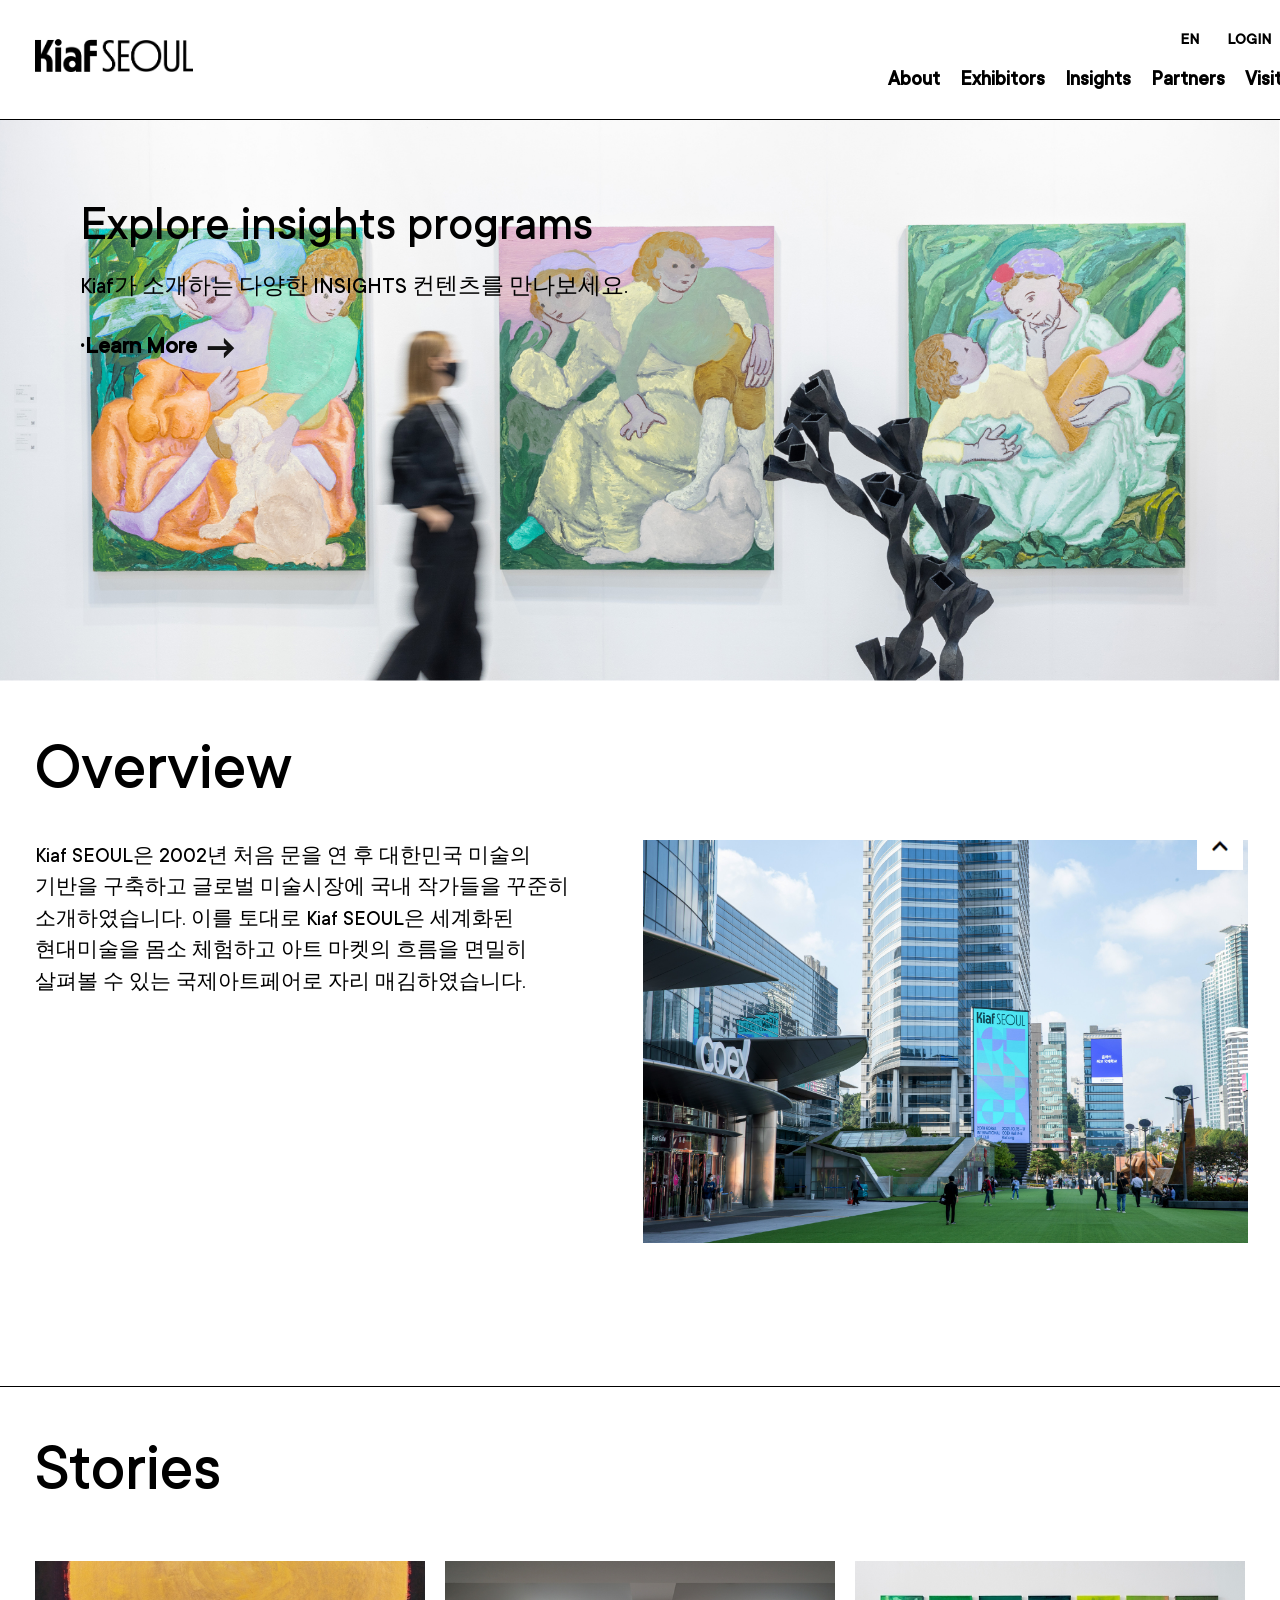
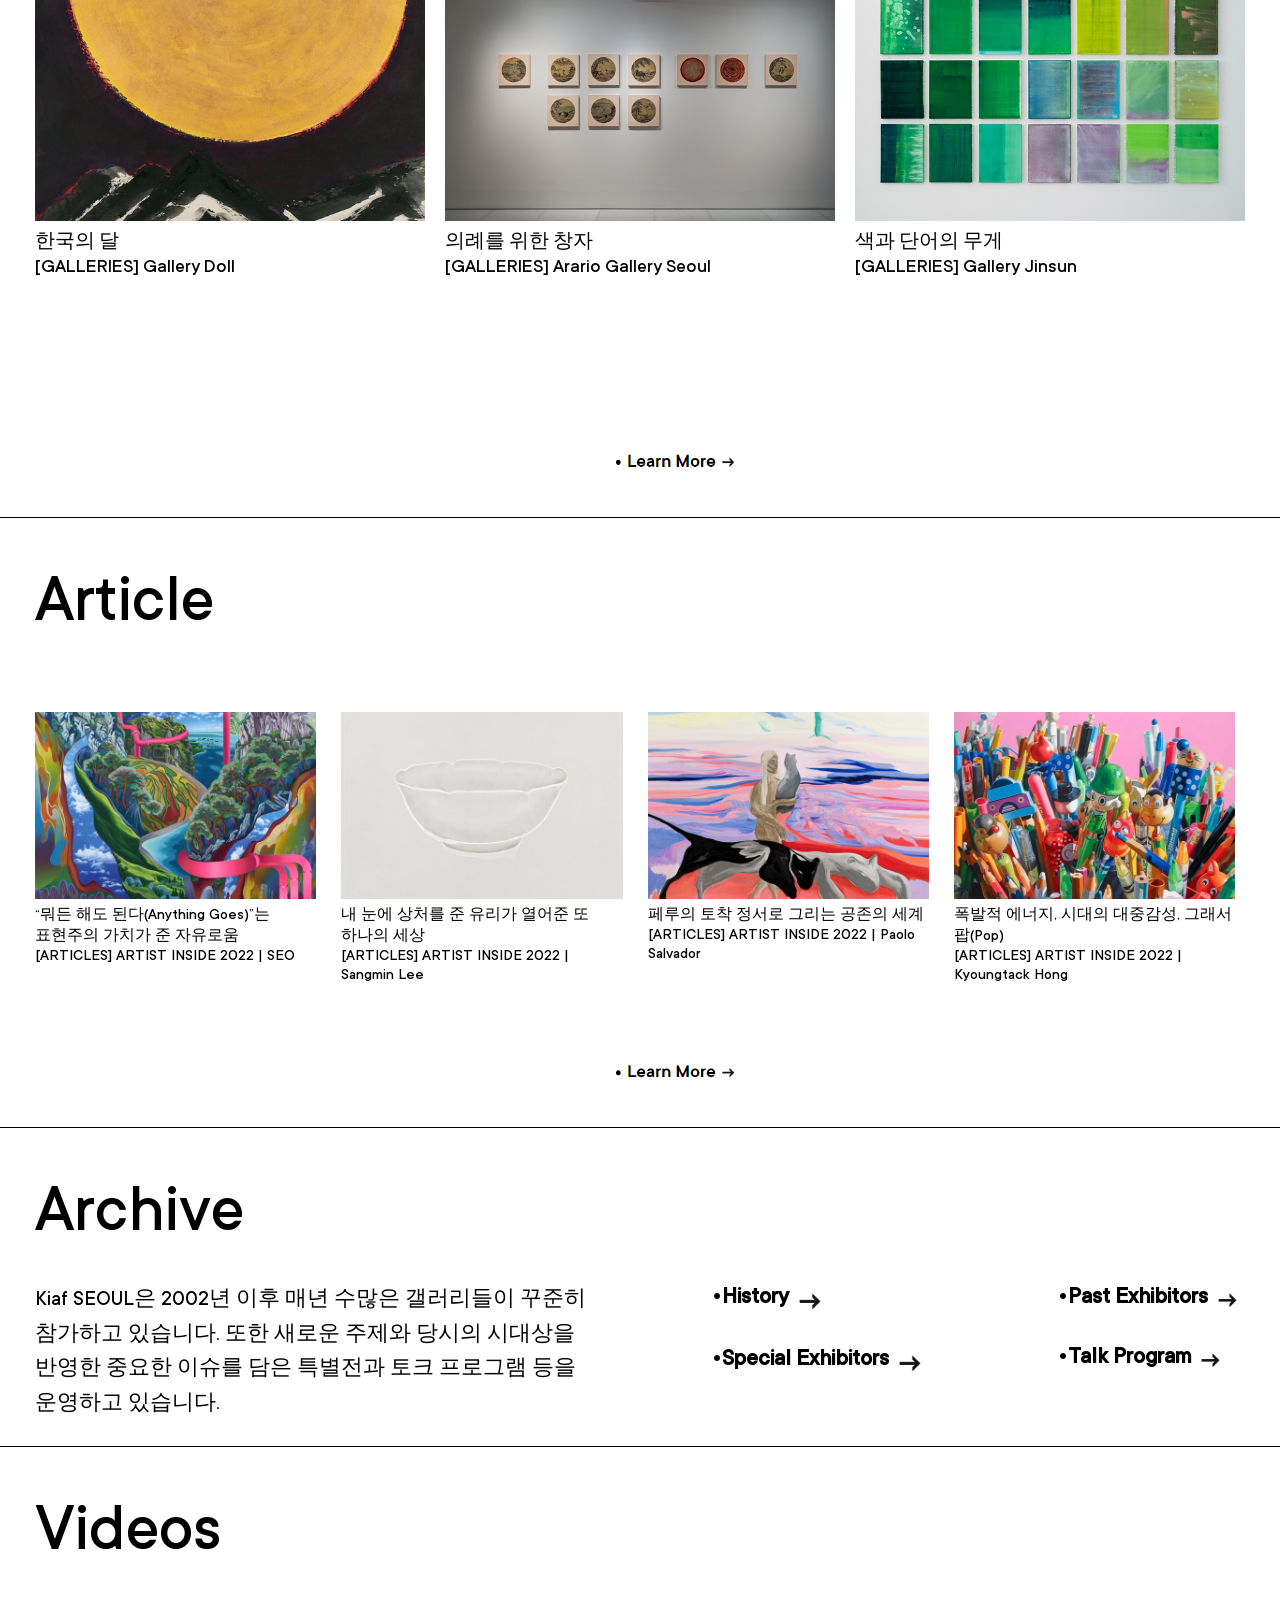
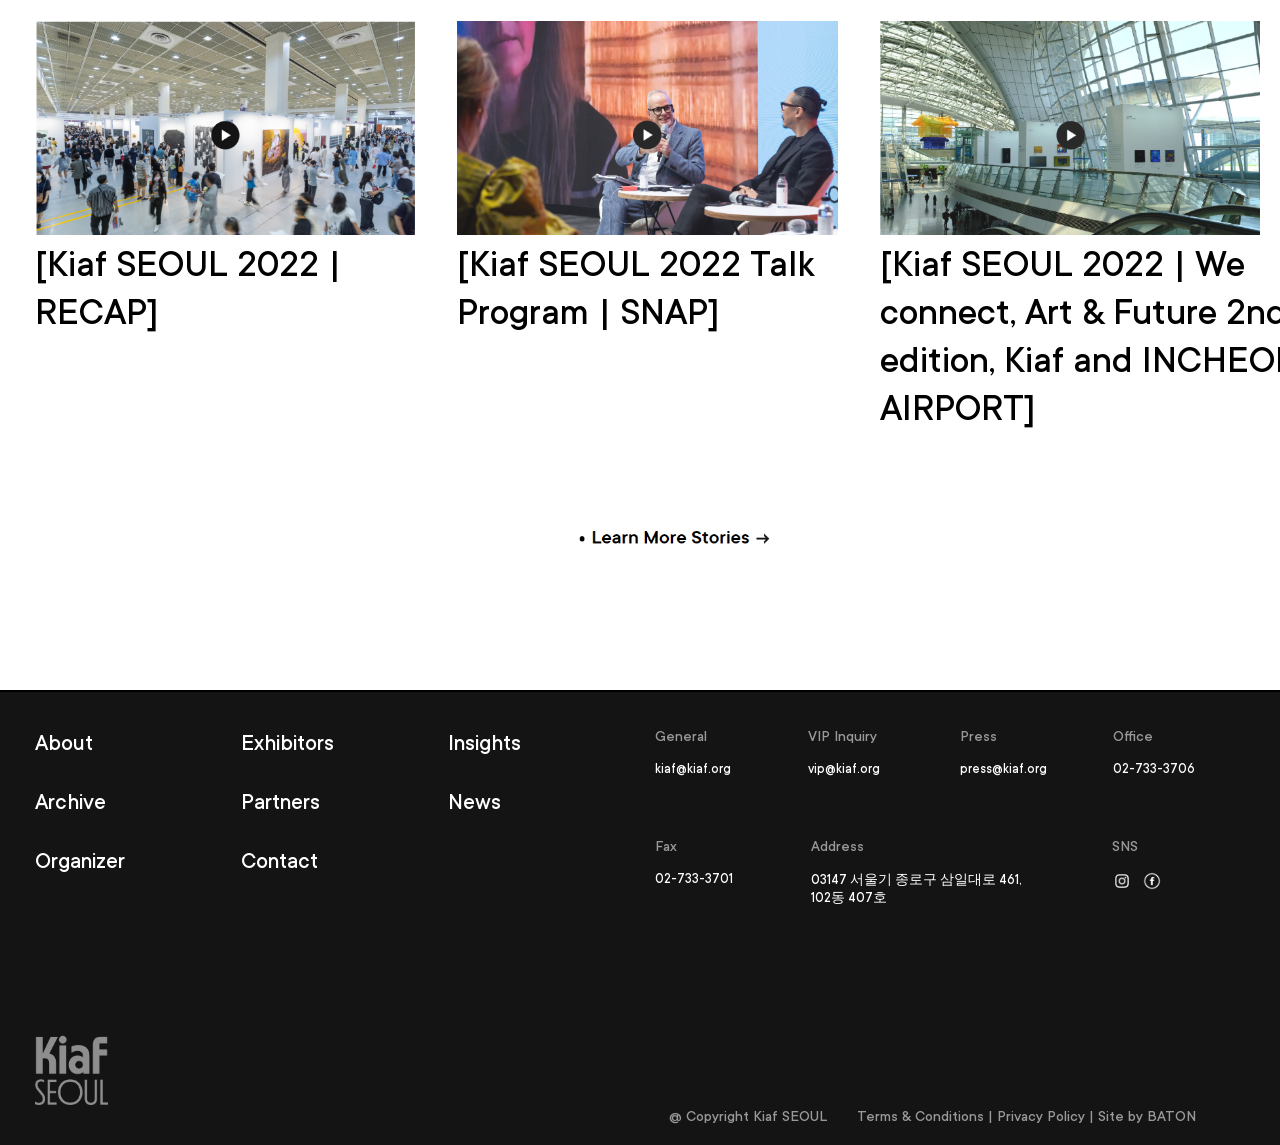
<file: index.html>
<!DOCTYPE html>
<html lang="kr">
<head>
  <meta charset="UTF-8">
  <title>키아프 서울 (Kiaf SEOUL)</title>
  <link rel="stylesheet" type="text/css" href="./css/mywebstyle.css">
</head>
<body>
  <header>
    <div class="fixed_container">
      <div class="headerflex">
        <div class="headerflex1">
          <a href="./index.html">
            <img class="main_logo" src="./images/키아프logo.png" width="24.7%">
          </a>
        </div>
        <div class="headerflex2">
          <div class="headerfirst">
            <div class="headerfirst1">EN</div>
              <a href="./login.html">
                <div class="headerfirst2">LOGIN</div>
              </a>
              <a href="./register.html">
                <div class="headerfirst3">REGISTER</div>
              </a>
          </div>
          <div class="headersecond">
            <div>
              <a href="./about.html">
                <div class="headersecond1">About</div>
              </a>
              <a href="#">
                <div class="headersecond2">Exhibitors</div>
              </a>
              <a href="./insights.html">
                <div class="headersecond3">Insights</div>
              </a>
              <a href="./partners.html">
                <div class="headersecond4">Partners</div>
              </a>
              <a href="./visit.html">
                <div class="headersecond5">Visit</div>
              </a>
              <a href="./contact.html">
                <div class="headersecond6">Contact</div>
              </a>
            </div>
          </div>
        </div>
      </div>
    </div>
  </header>
  <main>
    <div class="indexwidth">
      <div>
        <div>
          <div>
            <img class="mainpic" src="./images/insight맨위 사진.jpg" alt="explore insights programs 사진">
          </div>
        </div>
        <div class="meta_text">
          <h2 class="meta_text1">Explore insights programs</h2>
          <p class="meta_text2">
            Kiaf가 소개하는 다양한 INSIGHTS 컨텐츠를 만나보세요.
          </p>
          <div class="LM1">
            <a href="#">
              <h5 class="LM1">
                &#183;Learn More
              </h5>
              <img class="arrow" src="./images/arrow_right.png" alt="화살표">
            </a>
          </div>
        </div>
      </div>
      <div class="page_home">
        <div class="page">
          <div>
            <h1 class="title">Overview</h1>
          </div>
          <div class="overview1">
            <p class="overview1-1">
              Kiaf SEOUL은 2002년 처음 문을 연 후 대한민국 미술의 기반을 구축하고 글로벌 미술시장에 국내 작가들을 꾸준히 소개하였습니다. 
              이를 토대로 Kiaf SEOUL은 세계화된 현대미술을 몸소 체험하고 아트 마켓의 흐름을 면밀히 살펴볼 수 있는 국제아트페어로 자리 매김하였습니다.
            </p>
            <div class="overview1-2">
              <img class="coexpic" src="./images/overview사진.jpg" alt="서울 코엑스에 있는 키아프 전광판" width="90%">
            </div>
          </div>
        </div>
      </div>
      <div class="page_home">
        <div class="page">
          <h1 class="title">Stories</h1>
          <div class="stories">
            <div class="stories1">
              <div class="stories1-1">
                <a href="https://kiaf.org/ko/insights/30331?c=51">
                  <img src="./images/한국의 달.jpg" alt="한국의 달 사진" width="95%">
                </a>
              </div>
              <div class="stories1-2">
                <a href="https://kiaf.org/ko/insights/30331?c=51"><h7>한국의 달</h7></a>
              </div>
              <div>
                [GALLERIES] Gallery Doll
              </div>
            </div>
            <div class="stories2">
              <div class="stories2-1">
                <a href="https://kiaf.org/ko/insights/30312?c=51">
                  <img src="./images/의례를 위한 창자.jpg" alt="의례를 위한 창자 사진" width="95%">
                </a>
              </div>
              <div class="stories2-2">
                <a href="https://kiaf.org/ko/insights/30312?c=51"><h7>의례를 위한 창자</h7></a>
              </div>
              <div>
                [GALLERIES] Arario Gallery Seoul
              </div>
            </div>
            <div class="stories3">
              <div class="stories3-1">
                <a href="https://kiaf.org/ko/insights/30307?c=51">
                  <img src="./images/색과 단어의 무게.jpg" alt="색과 단어의 무게 사진" width="95%">
                </a>
              </div>
              <div class="stories3-2">
                <a href="https://kiaf.org/ko/insights/30307?c=51"><h7>색과 단어의 무게</h7></a>
              </div>
              <div>
                [GALLERIES] Gallery Jinsun
              </div>
            </div>
          </div>
        </div>
        <div>
          <div>
            <a href="https://kiaf.org/ko/insights?c=51">
              <h5 class="LM"><img src="./images/LM버튼.PNG" alt="Learn more 버튼" width="10%"></h5>
            </a>
          </div>
        </div>
      </div>
      <div class="page_home">
        <div class="article_page">
          <h1 class="title">Article</h1>
          <div class="article">
            <div class="article1">
              <div>
                <a href="https://kiaf.org/ko/insights/29394?c=52">
                  <img src="./images/뭐든 해도 된다.jpg" alt="뭐든 해도 된다 사진" width="100%">
                </a>
              </div>
              <div>
                <a href="https://kiaf.org/ko/insights/29394?c=52"><h7>“뭐든 해도 된다(Anything Goes)”는 표현주의 가치가 준 자유로움</h7></a>
              </div>
              <div>
                [ARTICLES] ARTIST INSIDE 2022 | SEO
              </div>
            </div>
            <div class="article2">
              <div>
                <a href="https://kiaf.org/ko/insights/29393?c=52">
                  <img src="./images/내 눈에 상처를 준 유리가 열어준 또 하나의 세상.jpg" alt="내 눈에 상처를 준 유리가 열어준 또 하나의 세상 사진" width="100%">
                </a>
              </div>
              <div>
                <a href="https://kiaf.org/ko/insights/29393?c=52"><h7>내 눈에 상처를 준 유리가 열어준 또 하나의 세상</h7></a>
              </div>
              <div>
                [ARTICLES] ARTIST INSIDE 2022 | Sangmin Lee
              </div>
            </div>
            <div class="article3">
              <div>
                <a href="https://kiaf.org/ko/insights/29390?c=52">
                  <img src="./images/페루의 토착 정서로 그리는 공존의 세계.jpg" alt="페루의 토착 정서로 그리는 공존의 세계 사진" width="100%">
                </a>
              </div>
              <div>
                <a href="https://kiaf.org/ko/insights/29390?c=52">페루의 토착 정서로 그리는 공존의 세계</a>
              </div>
              <div>
                [ARTICLES] ARTIST INSIDE 2022 | Paolo Salvador
              </div>
            </div>
            <div class="article4">
              <div>
                <a href="https://kiaf.org/ko/insights/29382?c=52">
                  <img src="./images/폭발적 에너지.jpg" alt="폭발적 에너지, 시대의 대중감성, 그래서 팝(Pop) 사진" width="100%">
                </a>
              </div>
              <div>
                <a href="https://kiaf.org/ko/insights/29382?c=52">폭발적 에너지, 시대의 대중감성, 그래서 팝(Pop)</a>
              </div>
              <div>
                [ARTICLES] ARTIST INSIDE 2022 | Kyoungtack Hong
              </div>
            </div>
          </div>
        </div>
        <div>
          <div>
            <a href="https://kiaf.org/ko/insights?c=52">
              <h5 class="LM"><img src="./images/LM버튼.PNG" alt="Learn more 버튼" width="10%"></h5>
            </a>
          </div>
        </div>
      </div>
      <div class="page_home">
        <div class="archive">
          <h1 class="title">Archive</h1>
          <div class="archive1">
            <div class="archive1-1">
              <p>
                Kiaf SEOUL은 2002년 이후 매년 수많은 갤러리들이 꾸준히 참가하고 있습니다. 
                또한 새로운 주제와 당시의 시대상을 반영한 중요한 이슈를 담은 특별전과 토크 프로그램 등을 운영하고 있습니다.
              </p>
            </div>
            <div class="archive1-2">
              <div class="archive1-2-1">
                <a href="https://kiaf.org/ko/archive-history">
                  <h3 class="archiverighttitle">&bull;History</h3>
                  <img class="archivearrow" src="./images/arrow_right.png" alt="오른쪽 화살표 이모티콘" width="10%">
                </a>
              </div>
              <div class="archive1-2-1">
                <a href="https://kiaf.org/ko/past-exhibitors">
                  <h3 class="archiverighttitle">&bull;Special Exhibitors</h3>
                  <img  class="archivearrow" src="./images/arrow_right.png" alt="오른쪽 화살표 이모티콘" width="10%">
                </a>
              </div>
            </div>
            <div class="archive1-2">
              <div class="archive1-2-2">
                <a href="https://kiaf.org/ko/archive/special-exhibition">
                  <h3 class="archiverighttitle">&bull;Past Exhibitors</h3>
                  <img  class="archivearrow" src="./images/arrow_right.png" alt="오른쪽 화살표 이모티콘" width="10%">
                </a>
              </div>
              <div class="archive1-2-2">
                <a href="https://kiaf.org/ko/archive/talk-program">
                  <h3 class="archiverighttitle">&bull;Talk Program</h3>
                  <img  class="archivearrow" src="./images/arrow_right.png" alt="오른쪽 화살표 이모티콘" width="10%">
                </a>
              </div>
            </div>
          </div>
        </div>
      </div>
      <div class="page_home">
        <div class="video">
          <h1 class="videotitle">Videos</h1>
          <div class="videoflex">
            <div class="videoflex1">
              <a href="https://kiaf.org/ko/insights/29382?c=52">
                <img src="./images/video1.PNG" alt="recap 동영상" width="90%">
                <h3 class="videoword">[Kiaf SEOUL 2022 | RECAP]</h3>
              </a>
            </div>
            <div class="videoflex1">
              <a href="https://kiaf.org/ko/insights/29382?c=52">
                <img src="./images/video2.PNG" alt="talk-program 동영상" width="90%">
                <h3 class="videoword">[Kiaf SEOUL 2022 Talk <br>Program | SNAP]</h3>
              </a>
            </div>
            <div class="videoflex1">
              <a href="https://kiaf.org/ko/insights/29382?c=52">
                <img src="./images/video3.PNG" alt="키아프와 인천항공 동영상" width="90%">
                <h3 class="videoword">[Kiaf SEOUL 2022 | We <br>connect, Art &amp; Future 2nd <br>edition, Kiaf and INCHEON <br>AIRPORT]</h3>
              </a>
            </div>
          </div>
          <a href="https://www.youtube.com/channel/UCWlaQnXZH-HFFDwm4iYiBKw" target="_blank">
            <h5 class="LM"><img src="./images/learnnorestories.PNG" alt="더 배우기 버튼" width="15%"></h5>
          </a>
        </div>
      </div>
    </div>
    <div class="upbutton">
      <a href="#"><img src="./images/위로가기버튼.png" alt="위로가기버튼" width="80%"></a>
    </div>
  </main>
  <footer>
    <div class="foot">
      <div class="foot1">
        <div class="footerflex">
          <div class="footerleftup">
            <div class="footerflex1">
              <ul class="footul1">
                <li class="footli">
                  <a href="./about.html">About</a>
                </li>
                <li class="footli">
                  <a href="#">Archive</a>
                </li>
                <li class="footli">
                  <a href="./organizer.html">Organizer</a>
                </li>
              </ul>
            </div>
            <div class="footerflex2">
              <ul class="footul2">
                <li class="footli">
                  <a href="#">Exhibitors</a>
                </li>
                <li class="footli">
                  <a href="./partners.html">Partners</a>
                </li>
                <li class="footli">
                  <a href="./contact.html">Contact</a>
                </li>
              </ul>
            </div>
            <div class="footerflex3">
              <ul class="footul3">
                <li class="footli">
                  <a href="./insights.html">Insights</a>
                </li>
                <li class="footli">
                  <a href="./news.html">News</a>
                </li>
              </ul>
            </div>
          </div>
          <div class="footerrightup">
            <div class="footerflex4">
              <div class="footerflex4-1">
                <div class="footerflex4-1-1">
                  <div class="bottomfootertitle">General</div>
                  <div class="footersmall">kiaf@kiaf.org</div>
                </div>
                <div class="footerflex4-1-2">
                  <div class="bottomfootertitle">VIP Inquiry</div>
                  <div class="footersmall">vip@kiaf.org</div>
                </div>
                <div class="footerflex4-1-3">
                  <div class="bottomfootertitle">Press</div>
                  <div class="footersmall">press@kiaf.org</div>
                </div>
                <div class="footerflex4-1-4">
                  <div class="bottomfootertitle">Office</div>
                  <div class="footersmall">02-733-3706</div>
                </div>
              </div>
            </div>
            <div class="footerflex5">
              <div class="footerflex5-1">
                <div class="footerflex5-1-1">
                  <div class="bottomfootertitle">Fax</div>
                  <div class="footersmall">02-733-3701</div>
                </div>
                <div class="footerflex5-1-2">
                  <div class="bottomfootertitle">Address</div>
                  <div class="footersmall">03147 서울기 종로구 삼일대로 461, 102동 407호</div>
                </div>
                <div class="footerflex5-1-3">
                  <div class="bottomfootertitle">SNS</div>
                  <div>
                    <div class="footerimg1"><a><img src="./images/인스타로고.png" alt="인스타그램 아이콘" width="20px"></a></div>
                  <div class="footerimg2"><a><img src="./images/페북로고.png" alt="페이스북 아이콘" width="20px"></a></div>
                  </div>
                </div>
              </div>
            </div>
          </div>
        </div>
        <div class="footerflex6">
          <div class="footerleftdown">
            <img src="./images/footer_logo.png" alt="키아프 로고" width="13.6%">
          </div>
          <div class="footerrightdown">
            <div>
              <div class="footerrightdown-3">@ Copyright Kiaf SEOUL</div>
            </div>
            <div class="footerrightdown-1">
              <div class="footerrightdown-2">
                <a href="#">Terms & Conditions</a> |
                <a href="#">Privacy Policy</a> | Site by
                <a href="#" target="_blank">BATON</a>
              </div>
            </div>
          </div>
        </div>
      </div>
    </div>
  </footer>
</body>
</html>
</file>
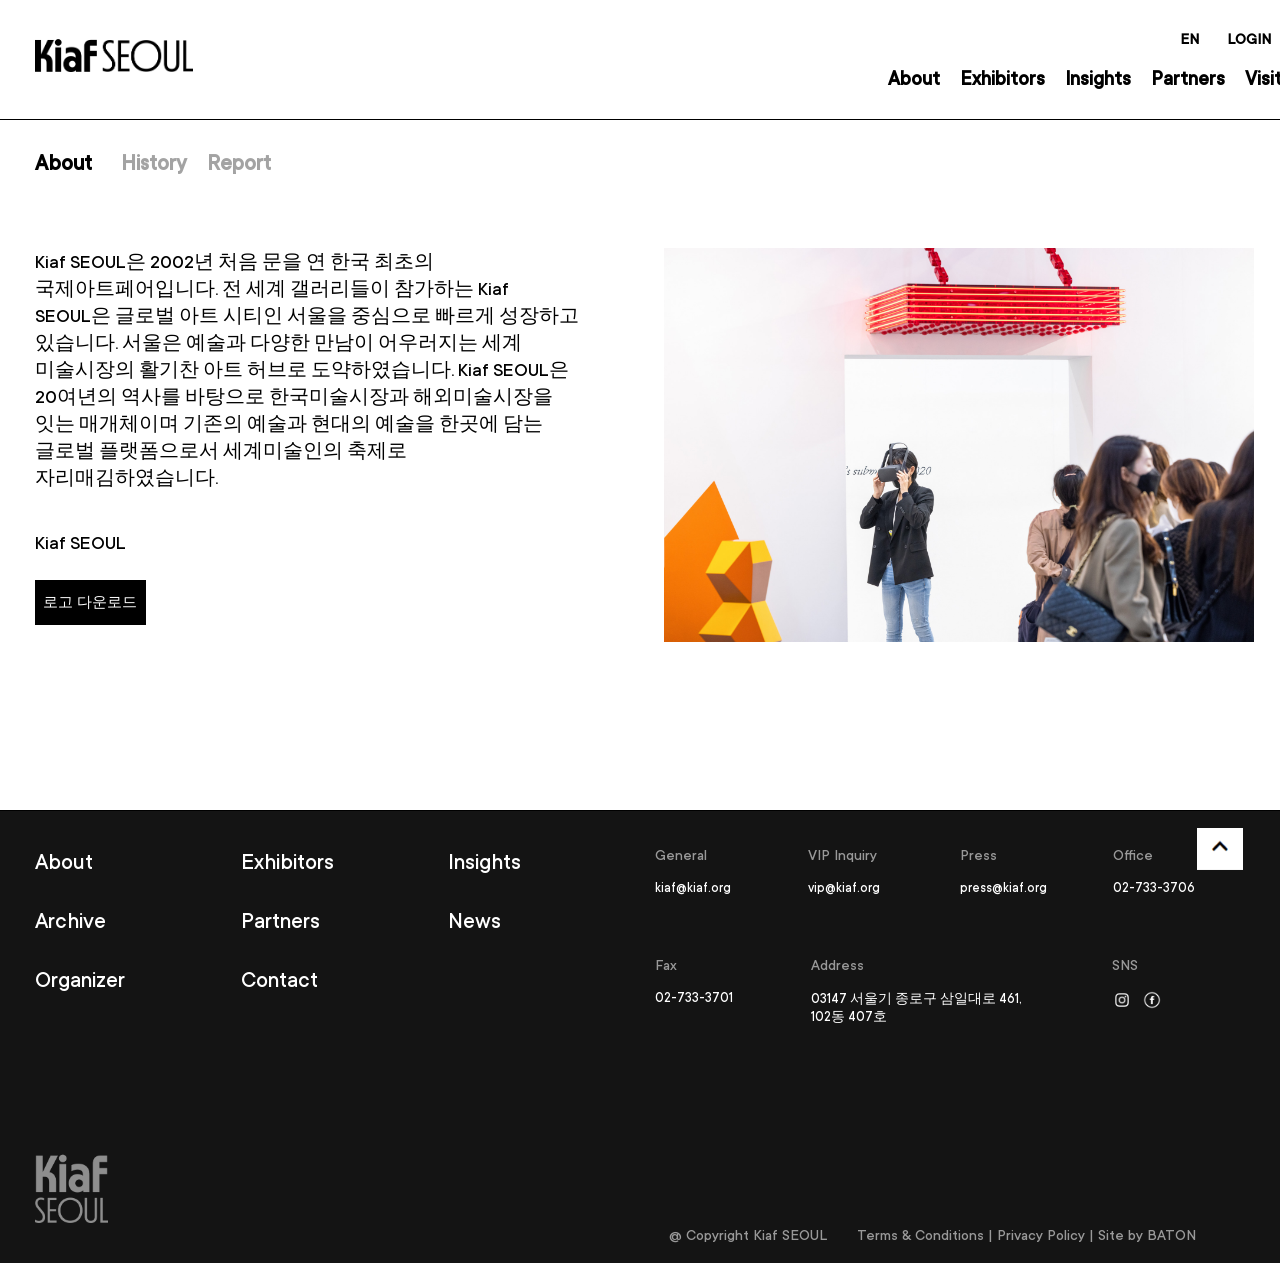
<file: about.html>
<!DOCTYPE html>
<html lang="ko">
<head>
  <meta charset="UTF-8">
  <title>About</title>
  <link rel="stylesheet" type="text/css" href="./css/mywebstyle.css">
</head>
<body>
  <header>
    <div class="fixed_container">
      <div class="headerflex">
        <div class="headerflex1">
          <a href="./index.html">
            <img class="main_logo" src="./images/키아프logo.png" width="24.7%">
          </a>
        </div>
        <div class="headerflex2">
          <div class="headerfirst">
            <div class="headerfirst1">EN</div>
              <a href="./login.html">
                <div class="headerfirst2">LOGIN</div>
              </a>
              <a href="./register.html">
                <div class="headerfirst3">REGISTER</div>
              </a>
          </div>
          <div class="headersecond">
            <div>
              <a href="./about.html">
                <div class="headersecond1">About</div>
              </a>
              <a href="#">
                <div class="headersecond2">Exhibitors</div>
              </a>
              <a href="./insights.html">
                <div class="headersecond3">Insights</div>
              </a>
              <a href="./partners.html">
                <div class="headersecond4">Partners</div>
              </a>
              <a href="./visit.html">
                <div class="headersecond5">Visit</div>
              </a>
              <a href="./contact.html">
                <div class="headersecond6">Contact</div>
              </a>
            </div>
          </div>
        </div>
      </div>
    </div>
  </header>
  <main>
    <div class="about_home">
      <div class="about">
        <div class="abouttitle">
          <div class="abouttitle1">
            <a><h5>About</h5></a>
          </div>
          <div class="abouttitle2">
            <a><h5>History</h5></a>
          </div>
          <div class="abouttitle3">
            <a><h5>Report</h5></a>
          </div>
        </div>
        <div class="aboutflow">
          <div class="aboutword">
            <p>
              Kiaf SEOUL은 2002년 처음 문을 연 한국 최초의 국제아트페어입니다. 
              전 세계 갤러리들이 참가하는 Kiaf SEOUL은 글로벌 아트 시티인 서울을 중심으로 빠르게 성장하고 있습니다. 
              서울은 예술과 다양한 만남이 어우러지는 세계 미술시장의 활기찬 아트 허브로 도약하였습니다. 
              Kiaf SEOUL은 20여년의 역사를 바탕으로 한국미술시장과 해외미술시장을 잇는 매개체이며 
              기존의 예술과 현대의 예술을 한곳에 담는 글로벌 플랫폼으로서 세계미술인의 축제로 자리매김하였습니다.
            </p>
            <div>
              <div class="logodownload">
                <p>Kiaf SEOUL</p>
              </div>
              <div class="logodownload2">
                <a href="https://storage.kiaf.org/wp-content/uploads/2022/08/22155227/Kiaf-SEOUL-Design-Guide.ai" target="_blank">
                  <button class="logodownload3">로고 다운로드</button>
                </a>
              </div>
            </div>
          </div>
          <div class="aboutpic">
            <img src="./images/About-사진.jpg" alt="vr헬멧을 쓰고 있는 사람" width="100%">
          </div>
        </div>
      </div>
    </div>
    <div class="upbutton">
      <a href="#"><img src="./images/위로가기버튼.png" alt="위로가기버튼" width="80%"></a>
    </div>
  </main>
  <footer>
    <div class="foot">
      <div class="foot1">
        <div class="footerflex">
          <div class="footerleftup">
            <div class="footerflex1">
              <ul class="footul1">
                <li class="footli">
                  <a href="./about.html">About</a>
                </li>
                <li class="footli">
                  <a href="#">Archive</a>
                </li>
                <li class="footli">
                  <a href="./organizer.html">Organizer</a>
                </li>
              </ul>
            </div>
            <div class="footerflex2">
              <ul class="footul2">
                <li class="footli">
                  <a href="#">Exhibitors</a>
                </li>
                <li class="footli">
                  <a href="./partners.html">Partners</a>
                </li>
                <li class="footli">
                  <a href="./contact.html">Contact</a>
                </li>
              </ul>
            </div>
            <div class="footerflex3">
              <ul class="footul3">
                <li class="footli">
                  <a href="./insights.html">Insights</a>
                </li>
                <li class="footli">
                  <a href="./news.html">News</a>
                </li>
              </ul>
            </div>
          </div>
          <div class="footerrightup">
            <div class="footerflex4">
              <div class="footerflex4-1">
                <div class="footerflex4-1-1">
                  <div class="bottomfootertitle">General</div>
                  <div class="footersmall">kiaf@kiaf.org</div>
                </div>
                <div class="footerflex4-1-2">
                  <div class="bottomfootertitle">VIP Inquiry</div>
                  <div class="footersmall">vip@kiaf.org</div>
                </div>
                <div class="footerflex4-1-3">
                  <div class="bottomfootertitle">Press</div>
                  <div class="footersmall">press@kiaf.org</div>
                </div>
                <div class="footerflex4-1-4">
                  <div class="bottomfootertitle">Office</div>
                  <div class="footersmall">02-733-3706</div>
                </div>
              </div>
            </div>
            <div class="footerflex5">
              <div class="footerflex5-1">
                <div class="footerflex5-1-1">
                  <div class="bottomfootertitle">Fax</div>
                  <div class="footersmall">02-733-3701</div>
                </div>
                <div class="footerflex5-1-2">
                  <div class="bottomfootertitle">Address</div>
                  <div class="footersmall">03147 서울기 종로구 삼일대로 461, 102동 407호</div>
                </div>
                <div class="footerflex5-1-3">
                  <div class="bottomfootertitle">SNS</div>
                  <div>
                    <div class="footerimg1"><a><img src="./images/인스타로고.png" alt="인스타그램 아이콘" width="20px"></a></div>
                  <div class="footerimg2"><a><img src="./images/페북로고.png" alt="페이스북 아이콘" width="20px"></a></div>
                  </div>
                </div>
              </div>
            </div>
          </div>
        </div>
        <div class="footerflex6">
          <div class="footerleftdown">
            <img src="./images/footer_logo.png" alt="키아프 로고" width="13.6%">
          </div>
          <div class="footerrightdown">
            <div>
              <div class="footerrightdown-3">@ Copyright Kiaf SEOUL</div>
            </div>
            <div class="footerrightdown-1">
              <div class="footerrightdown-2">
                <a href="#">Terms & Conditions</a> |
                <a href="#">Privacy Policy</a> | Site by
                <a href="#" target="_blank">BATON</a>
              </div>
            </div>
          </div>
        </div>
      </div>
    </div>
  </footer>
</body>
</html>
</file>
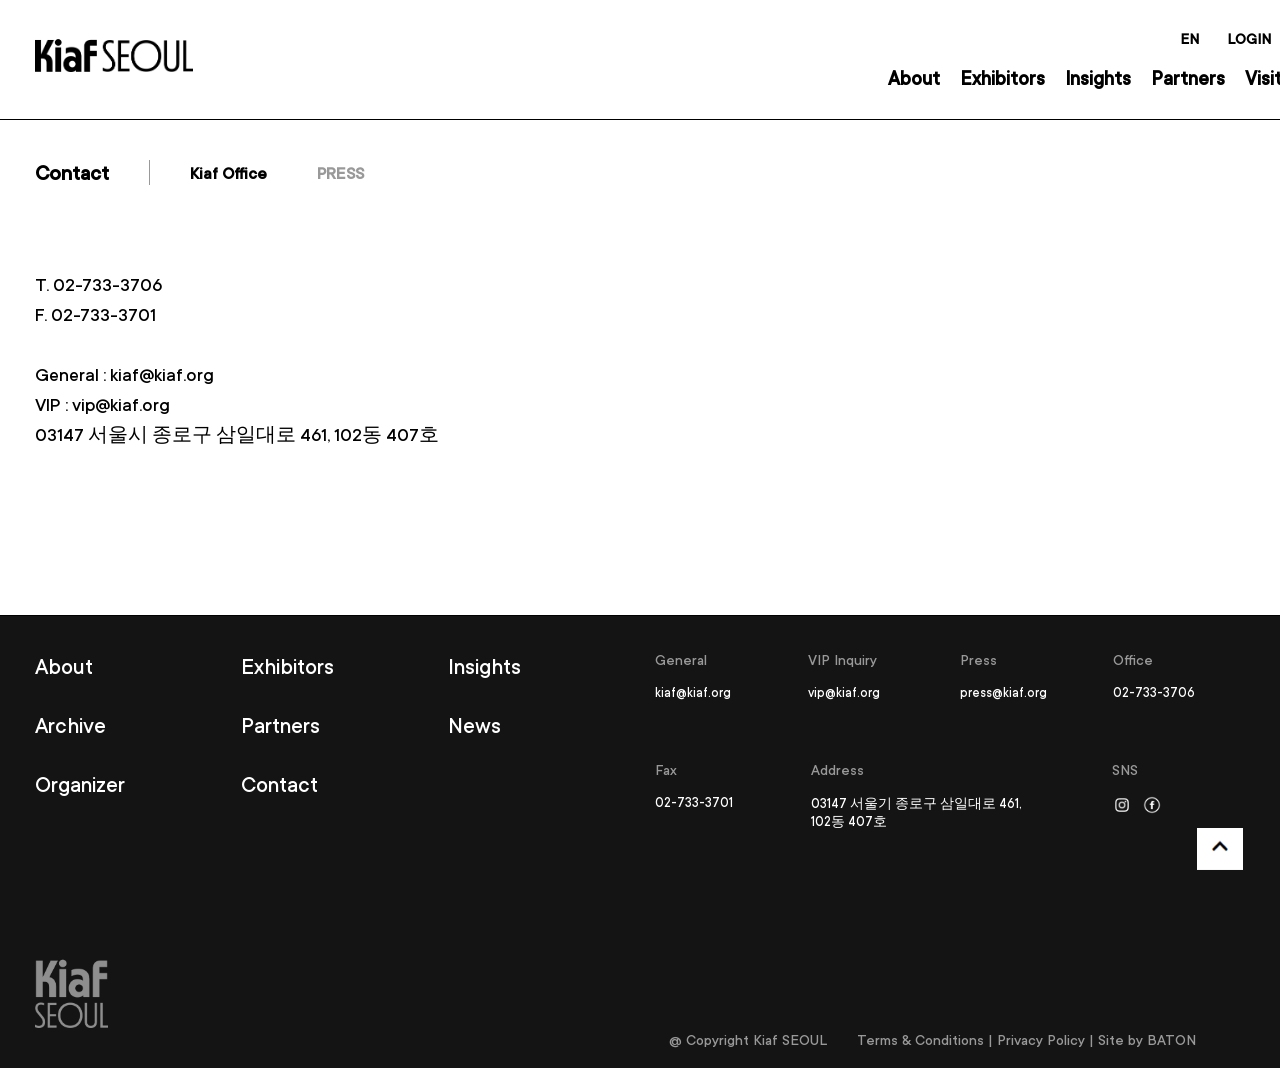
<file: contact.html>
<!DOCTYPE html>
<html lang="ko">
<head>
  <meta charset="UTF-8">
  <title>Contact</title>
  <link rel="stylesheet" type="text/css" href="./css/mywebstyle.css">
</head>
<body>
  <header>
    <div class="fixed_container">
      <div class="headerflex">
        <div class="headerflex1">
          <a href="./index.html">
            <img class="main_logo" src="./images/키아프logo.png" width="24.7%">
          </a>
        </div>
        <div class="headerflex2">
          <div class="headerfirst">
            <div class="headerfirst1">EN</div>
              <a href="./login.html">
                <div class="headerfirst2">LOGIN</div>
              </a>
              <a href="./register.html">
                <div class="headerfirst3">REGISTER</div>
              </a>
          </div>
          <div class="headersecond">
            <div>
              <a href="./about.html">
                <div class="headersecond1">About</div>
              </a>
              <a href="#">
                <div class="headersecond2">Exhibitors</div>
              </a>
              <a href="./insights.html">
                <div class="headersecond3">Insights</div>
              </a>
              <a href="./partners.html">
                <div class="headersecond4">Partners</div>
              </a>
              <a href="./visit.html">
                <div class="headersecond5">Visit</div>
              </a>
              <a href="./contact.html">
                <div class="headersecond6">Contact</div>
              </a>
            </div>
          </div>
        </div>
      </div>
    </div>
  </header>
  <main>
    <div class="contact">
      <div class="contact1">
        <div class="contacttitle">Contact</div>
        <div class="contacttitle1">
          <div class="contacttitle1-1">
            <a href="./contact.html">Kiaf Office</a>
          </div>
          <div class="contacttitle1-2">
            <a href="./contact.html">PRESS</a>
          </div>
        </div>
      </div>
      <div class="contact2">
        <div>
          <p class="contactword">
            T. 02-733-3706<br>
            F. 02-733-3701<br><br>
            General : kiaf@kiaf.org<br>
            VIP : vip@kiaf.org<br>
            03147 서울시 종로구 삼일대로 461, 102동 407호<br><br><br>
          </p>
        </div>
      </div>
    </div>
    <div class="upbutton">
      <a href="#"><img src="./images/위로가기버튼.png" alt="위로가기버튼" width="80%"></a>
    </div>
  </main>
  <footer>
    <div class="foot">
      <div class="foot1">
        <div class="footerflex">
          <div class="footerleftup">
            <div class="footerflex1">
              <ul class="footul1">
                <li class="footli">
                  <a href="./about.html">About</a>
                </li>
                <li class="footli">
                  <a href="#">Archive</a>
                </li>
                <li class="footli">
                  <a href="./organizer.html">Organizer</a>
                </li>
              </ul>
            </div>
            <div class="footerflex2">
              <ul class="footul2">
                <li class="footli">
                  <a href="#">Exhibitors</a>
                </li>
                <li class="footli">
                  <a href="./partners.html">Partners</a>
                </li>
                <li class="footli">
                  <a href="./contact.html">Contact</a>
                </li>
              </ul>
            </div>
            <div class="footerflex3">
              <ul class="footul3">
                <li class="footli">
                  <a href="./insights.html">Insights</a>
                </li>
                <li class="footli">
                  <a href="./news.html">News</a>
                </li>
              </ul>
            </div>
          </div>
          <div class="footerrightup">
            <div class="footerflex4">
              <div class="footerflex4-1">
                <div class="footerflex4-1-1">
                  <div class="bottomfootertitle">General</div>
                  <div class="footersmall">kiaf@kiaf.org</div>
                </div>
                <div class="footerflex4-1-2">
                  <div class="bottomfootertitle">VIP Inquiry</div>
                  <div class="footersmall">vip@kiaf.org</div>
                </div>
                <div class="footerflex4-1-3">
                  <div class="bottomfootertitle">Press</div>
                  <div class="footersmall">press@kiaf.org</div>
                </div>
                <div class="footerflex4-1-4">
                  <div class="bottomfootertitle">Office</div>
                  <div class="footersmall">02-733-3706</div>
                </div>
              </div>
            </div>
            <div class="footerflex5">
              <div class="footerflex5-1">
                <div class="footerflex5-1-1">
                  <div class="bottomfootertitle">Fax</div>
                  <div class="footersmall">02-733-3701</div>
                </div>
                <div class="footerflex5-1-2">
                  <div class="bottomfootertitle">Address</div>
                  <div class="footersmall">03147 서울기 종로구 삼일대로 461, 102동 407호</div>
                </div>
                <div class="footerflex5-1-3">
                  <div class="bottomfootertitle">SNS</div>
                  <div>
                    <div class="footerimg1"><a><img src="./images/인스타로고.png" alt="인스타그램 아이콘" width="20px"></a></div>
                  <div class="footerimg2"><a><img src="./images/페북로고.png" alt="페이스북 아이콘" width="20px"></a></div>
                  </div>
                </div>
              </div>
            </div>
          </div>
        </div>
        <div class="footerflex6">
          <div class="footerleftdown">
            <img src="./images/footer_logo.png" alt="키아프 로고" width="13.6%">
          </div>
          <div class="footerrightdown">
            <div>
              <div class="footerrightdown-3">@ Copyright Kiaf SEOUL</div>
            </div>
            <div class="footerrightdown-1">
              <div class="footerrightdown-2">
                <a href="#">Terms & Conditions</a> |
                <a href="#">Privacy Policy</a> | Site by
                <a href="#" target="_blank">BATON</a>
              </div>
            </div>
          </div>
        </div>
      </div>
    </div>
  </footer>
</body>
</html>
</file>
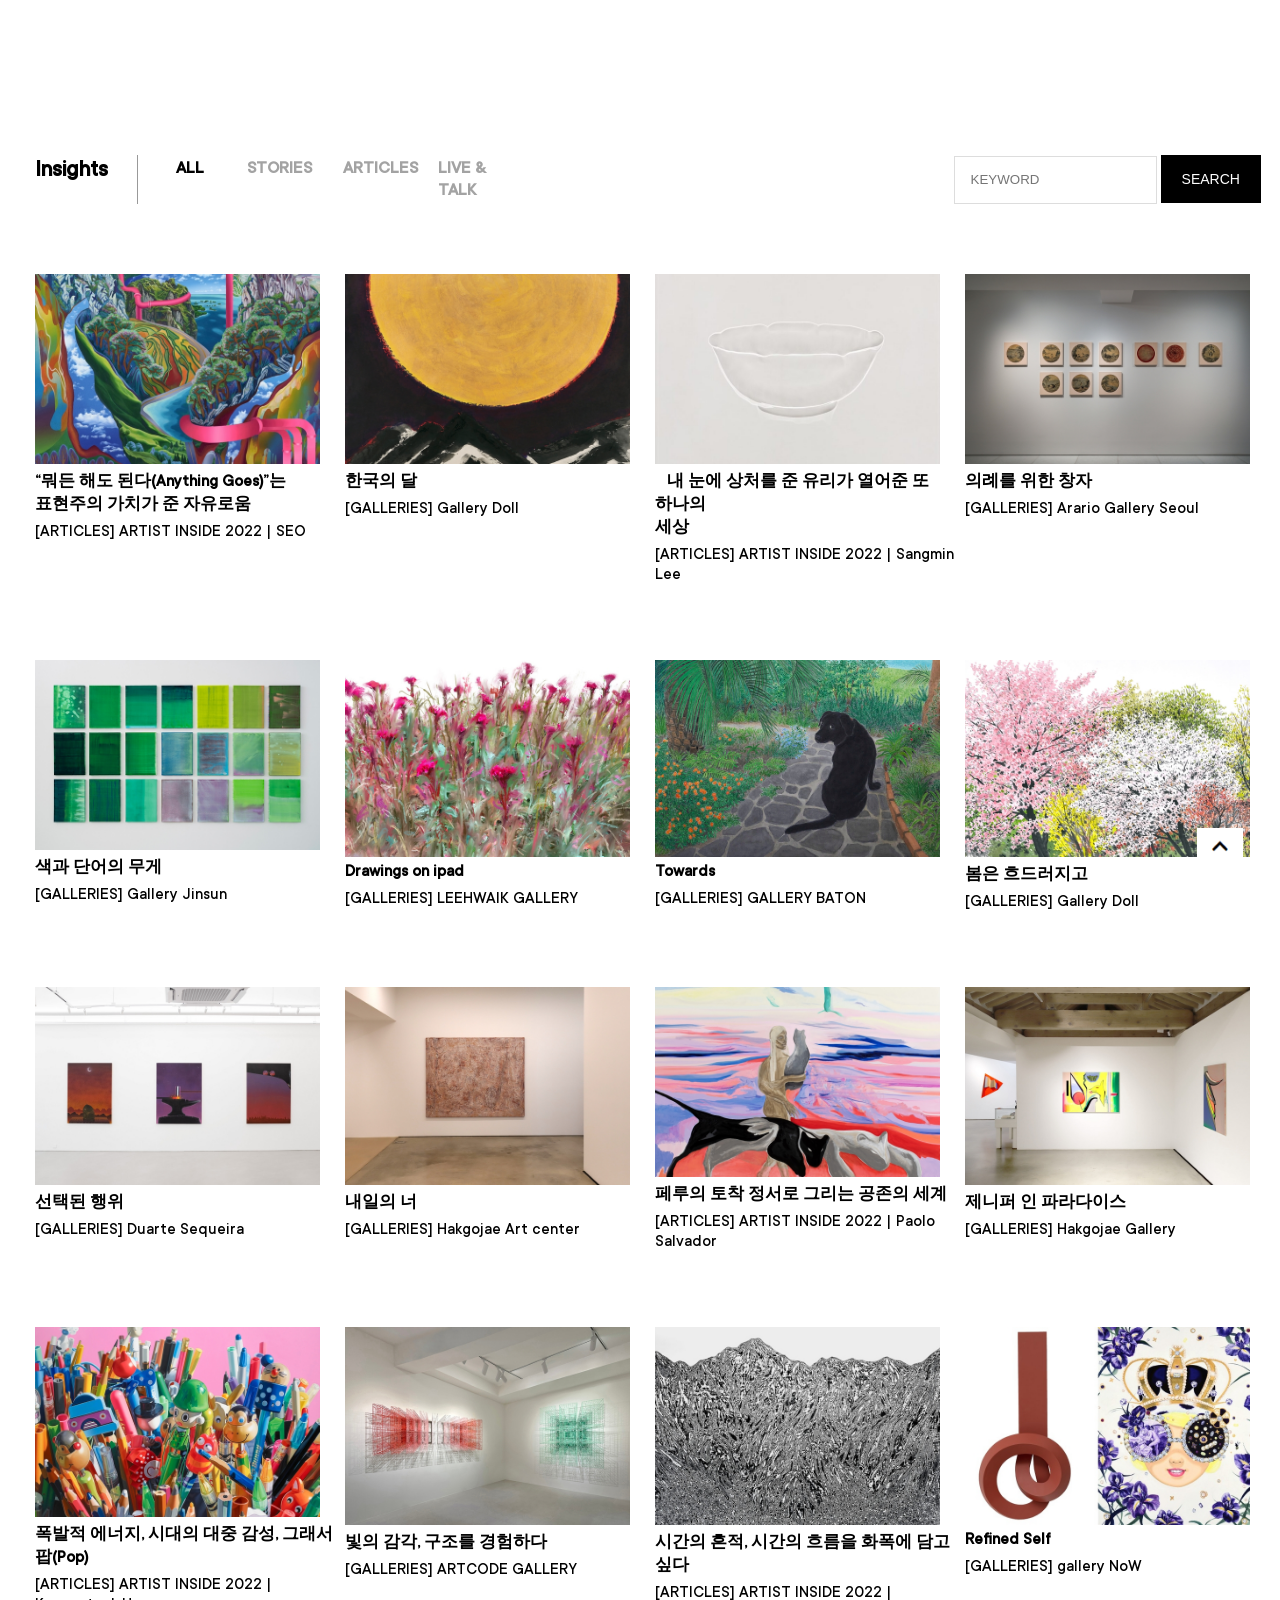
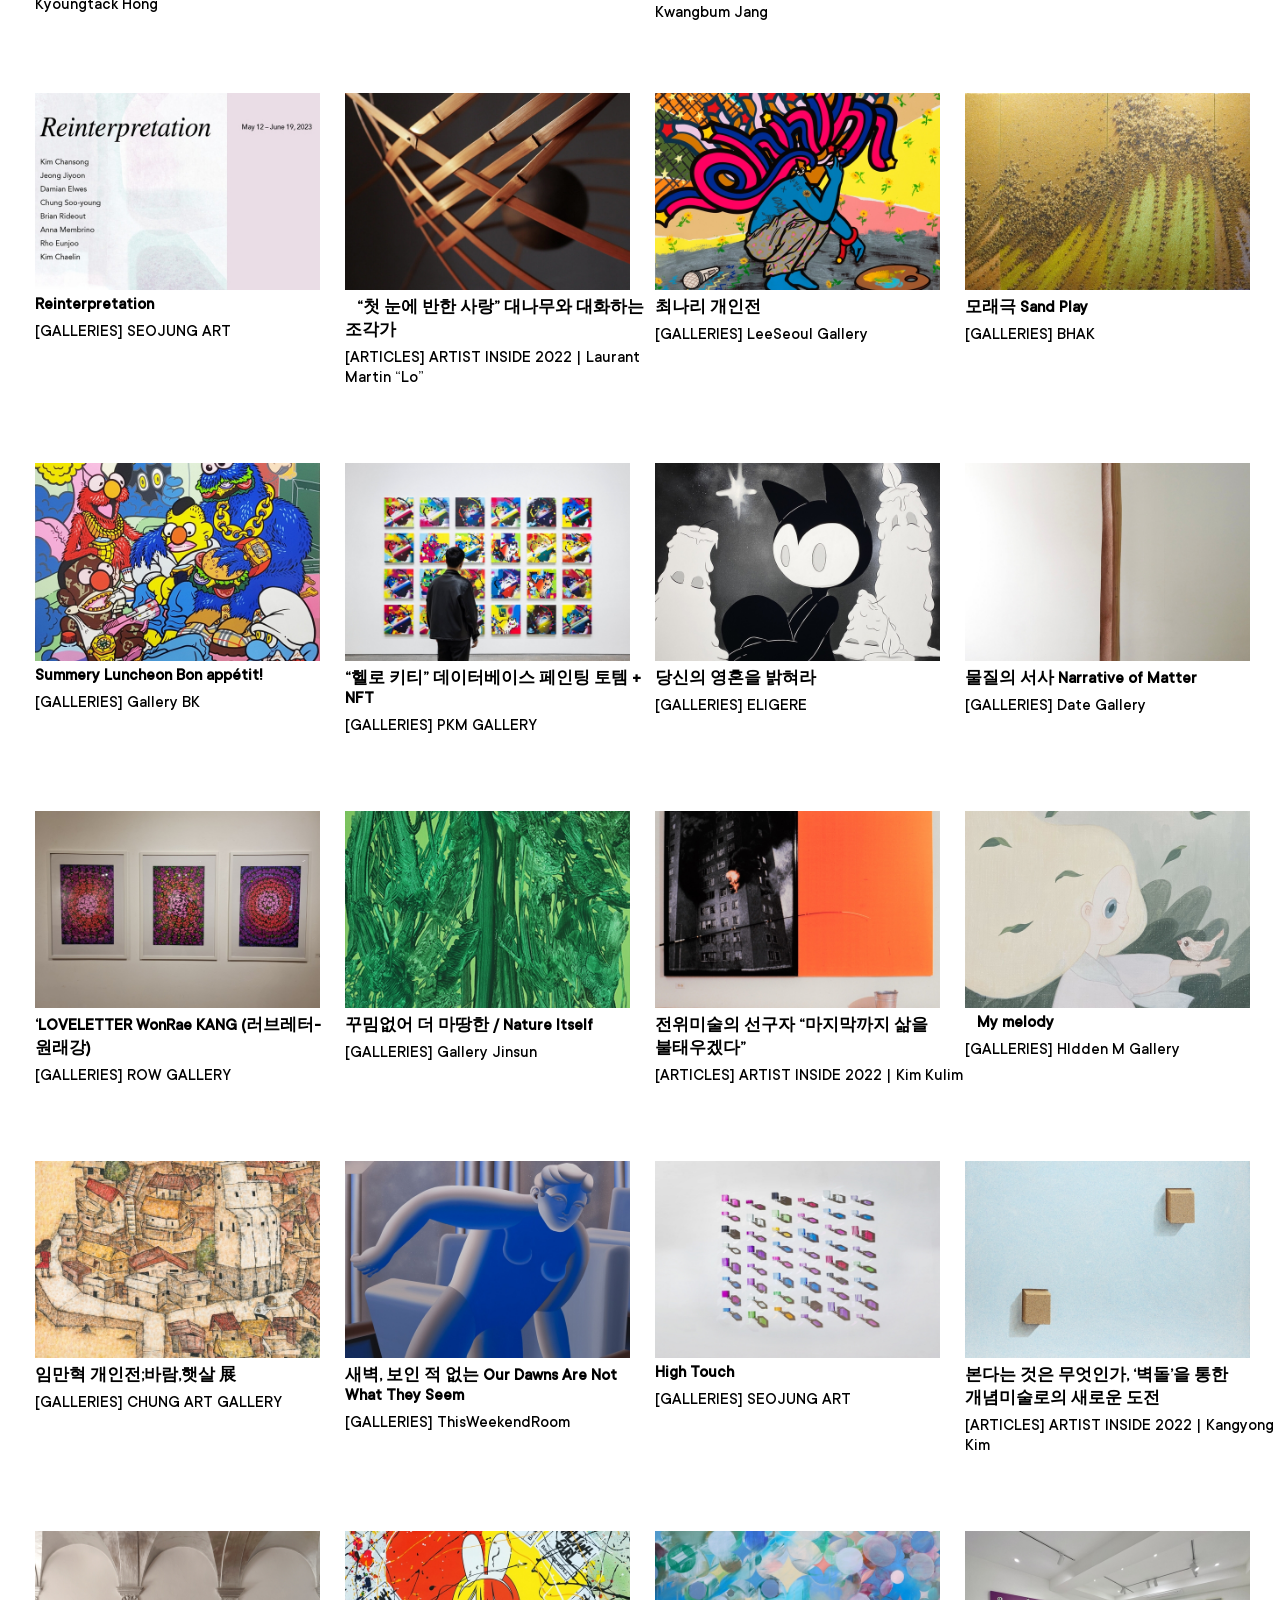
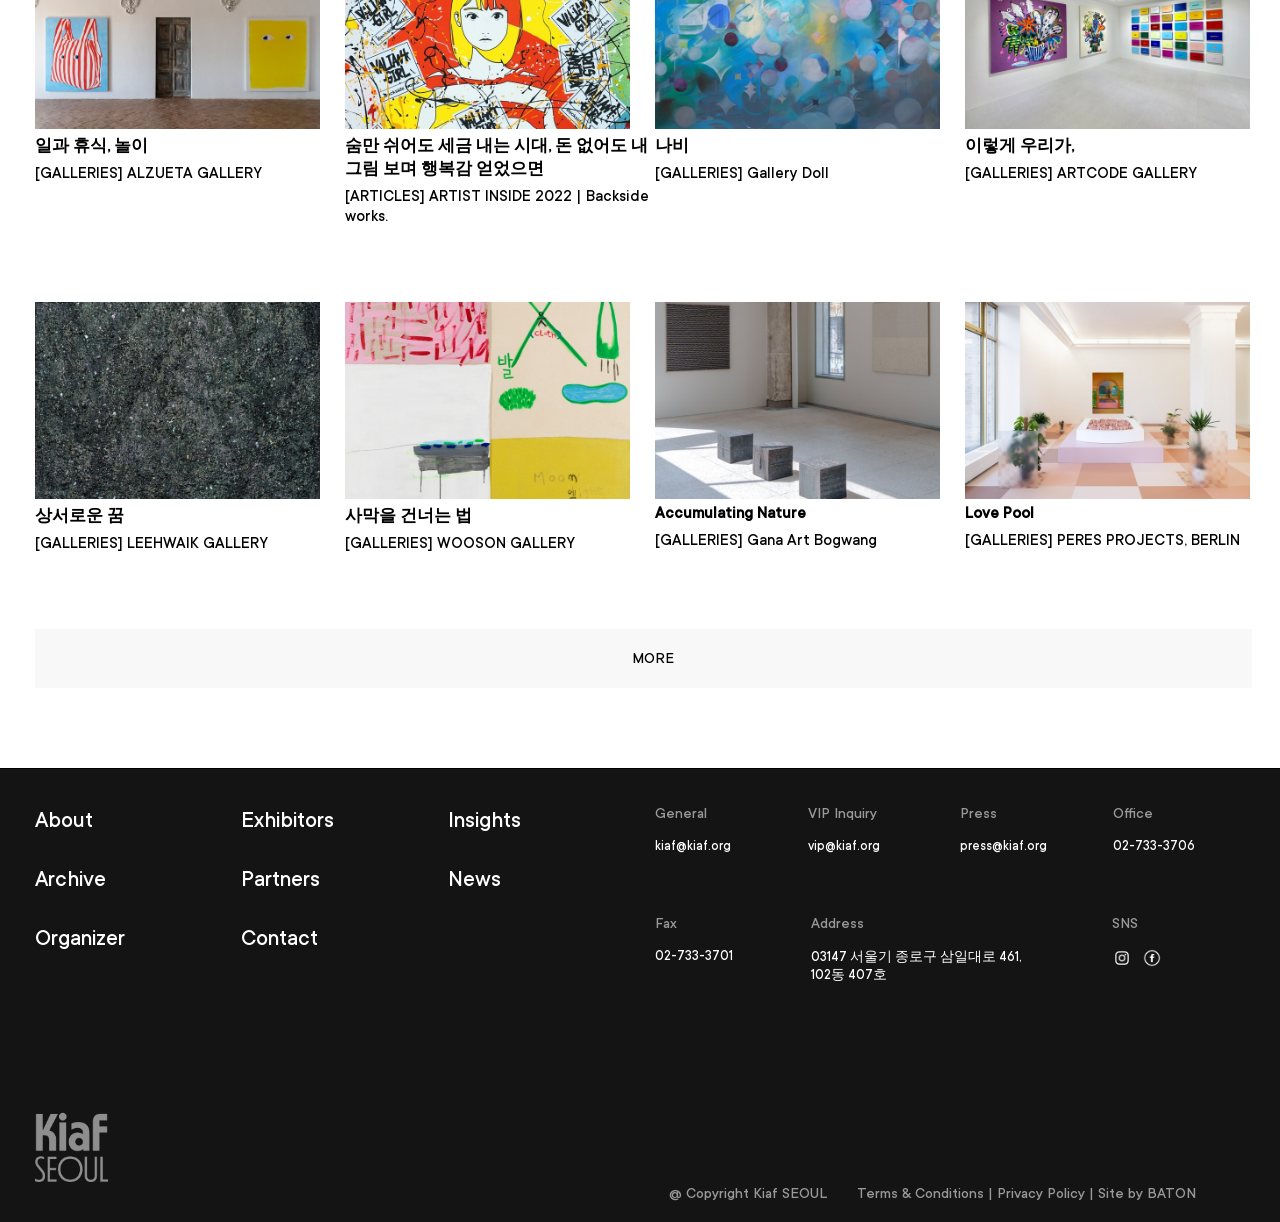
<file: insights.html>
<!DOCTYPE html>
<html lang="ko">
<head>
  <meta charset="UTF-8">
  <title>Insights</title>
  <link rel="stylesheet" type="text/css" href="./css/mywebstyle.css">
</head>
<body>
  <header>
    <div>
      
    </div>
  </header>
  <main>
    <div class="insight">
      <div class="insightflex">
        <h2 class="insightmaintitle">Insights</h2>
        <div class="insightmaintitle1"><a href="./insights.html">ALL</a></div>
        <div class="insightmaintitle2"><a href="#">STORIES</a></div>
        <div class="insightmaintitle2"><a href="#">ARTICLES</a></div>
        <div class="insightmaintitle2"><a href="#">LIVE & TALK</a></div>
        <div class="insightsearch">
          <input  class="insightsearch1" placeholder="KEYWORD" type="text" name="keyword" id="keyword">
          <button class="insightsearch2"><a href="./insights.html">SEARCH</a></button>
        </div>
      </div>
      <div>
        <div class="insightflex1">
          <div class="insightflex1">
            <div class="insightflex1-1">
              <a href="#">
                <img src="./images/뭐든 해도 된다.jpg" alt="뭐든 해도 된다 사진" width="92%">
                <h7 class="insightword">“뭐든 해도 된다(Anything Goes)”는 표현주의 가치가 준 자유로움</h7>
              </a>
              <div class="insightsmallword">
                [ARTICLES] ARTIST INSIDE 2022 | SEO
              </div>
            </div>
            <div class="insightflex1-1">
              <a href="#">
                <img src="./images/한국의 달.jpg" alt="한국의 달 사진" width="92%">
                <h7 class="insightword">한국의 달</h7>
              </a>
              <div class="insightsmallword">
                [GALLERIES] Gallery Doll
              </div>
            </div>
            <div class="insightflex1-1">
              <a href="#">
                <img src="./images/내 눈에 상처를 준 유리가 열어준 또 하나의 세상.jpg" alt="내 눈에 상처를 준 유리가 열어준 또 하나의 세상" width="92%">
                <h7 class="insightword">&nbsp;&nbsp;&nbsp;내 눈에 상처를 준 유리가 열어준 또 하나의 <br>세상</h7>
              </a>
              <div class="insightsmallword">
                [ARTICLES] ARTIST INSIDE 2022 | Sangmin Lee
              </div>
            </div>
            <div class="insightflex1-1">
              <a href="#">
                <img src="./images/의례를 위한 창자.jpg" alt="의례를 위한 창자 사진" width="92%">
                <h7 class="insightword">의례를 위한 창자</h7>
              </a>
              <div class="insightsmallword">
                [GALLERIES] Arario Gallery Seoul
              </div>
            </div>
          </div>
          <div class="insightflex1">
            <div class="insightflex1-1">
              <a href="#">
                <img src="./images/색과 단어의 무게.jpg" alt="색과 단어의 무게" width="92%">
                <h7 class="insightword">색과 단어의 무게</h7>
              </a>
              <div class="insightsmallword">
                [GALLERIES] Gallery Jinsun
              </div>
            </div>
            <div class="insightflex1-1">
              <a href="#">
                <img src="./images/drawings on ipad.jpg" alt="drawings on ipad" width="92%">
                <h7 class="insightword">Drawings on ipad</h7>
              </a>
              <div class="insightsmallword">
                [GALLERIES] LEEHWAIK GALLERY
              </div>
            </div>
            <div class="insightflex1-1">
              <a href="#">
                <img src="./images/Towards.jpg" alt="Towards 사진" width="92%">
                <h7 class="insightword">Towards</h7>
              </a>
              <div class="insightsmallword">
                [GALLERIES] GALLERY BATON
              </div>
            </div>
            <div class="insightflex1-1">
              <a href="#">
                <img src="./images/봄은 흐드러지고.jpg" alt="봄은 흐드러지고 사진" width="92%">
                <h7 class="insightword">봄은 흐드러지고</h7>
              </a>
              <div class="insightsmallword">
                [GALLERIES] Gallery Doll
              </div>
            </div>
          </div>
          <div class="insightflex1">
            <div class="insightflex1-1">
              <a href="#">
                <img src="./images/선택된 행위.jpg" alt="선택된 행위 사진" width="92%">
                <h7 class="insightword">선택된 행위</h7>
              </a>
              <div class="insightsmallword">
                [GALLERIES] Duarte Sequeira
              </div>
            </div>
            <div class="insightflex1-1">
              <a href="#">
                <img src="./images/내일의 너.jpg" alt="내일의 너 사진" width="92%">
                <h7 class="insightword">내일의 너</h7>
              </a>
              <div class="insightsmallword">
                [GALLERIES] Hakgojae Art center
              </div>
            </div>
            <div class="insightflex1-1">
              <a href="#">
                <img src="./images/페루의 토착 정서로 그리는 공존의 세계.jpg" alt="페루의 토착 정서로 그리는 공존의 세계 사진" width="92%">
                <h7 class="insightword">페루의 토착 정서로 그리는 공존의 세계</h7>
              </a>
              <div class="insightsmallword">
                [ARTICLES] ARTIST INSIDE 2022 | Paolo Salvador
              </div>
            </div>
            <div class="insightflex1-1">
              <a href="#">
                <img src="./images/제니퍼 인 파라다이스.jpg" alt="제니퍼 인 파라다이스 사진" width="92%">
                <h7 class="insightword">제니퍼 인 파라다이스</h7>
              </a>
              <div class="insightsmallword">
                [GALLERIES] Hakgojae Gallery
              </div>
            </div>
          </div>
          <div class="insightflex1-1">
            <a href="#">
              <img src="./images/폭발적 에너지.jpg" alt="폭발적 에너지 사진" width="92%">
              <h7 class="insightword">폭발적 에너지, 시대의 대중 감성, 그래서 팝(Pop)</h7>
            </a>
            <div class="insightsmallword">
              [ARTICLES] ARTIST INSIDE 2022 | Kyoungtack Hong
            </div>
          </div>
          <div class="insightflex1-1">
            <a href="#">
              <img src="./images/빛의 감각, 구조를 경험하다.jpg" alt="빛의 감각, 구조를 경험하다 사진" width="92%">
              <h7 class="insightword">빛의 감각, 구조를 경험하다</h7>
            </a>
            <div class="insightsmallword">
              [GALLERIES] ARTCODE GALLERY
            </div>
          </div>
          <div class="insightflex1-1">
            <a href="#">
              <img src="./images/시간의 흔적, 시간의 흐름을 화푝에 담고 싶다.jpg" alt="시간의 흔적, 시간의 흐름을 화폭에 담고 싶다 사진" width="92%">
              <h7 class="insightword">시간의 흔적, 시간의 흐름을 화폭에 담고 싶다</h7>
            </a>
            <div class="insightsmallword">
              [ARTICLES] ARTIST INSIDE 2022 | Kwangbum Jang
            </div>
          </div>
          <div class="insightflex1-1">
            <a href="#">
              <img src="./images/Refined Self.jpg" alt="Refined Self 사진" width="92%">
              <h7 class="insightword">Refined Self</h7>
            </a>
            <div class="insightsmallword">
              [GALLERIES] gallery NoW
            </div>
          </div>
        </div>
        <div class="insightflex1">
          <div class="insightflex1-1">
            <a href="#">
              <img src="./images/Reinterpretation.jpg" alt="Reinterpretation 사진" width="92%">
              <h7 class="insightword">Reinterpretation</h7>
            </a>
            <div class="insightsmallword">
              [GALLERIES] SEOJUNG ART
            </div>
          </div>
          <div class="insightflex1-1">
            <a href="#">
              <img src="./images/“첫 눈에 반한 사랑” 대나무와 대화하는 조각가.jpg" alt="“첫 눈에 반한 사랑” 대나무와 대화하는 조각가 사진" width="92%">
              <h7 class="insightword">&nbsp;&nbsp;&nbsp;“첫 눈에 반한 사랑” 대나무와 대화하는 조각가</h7>
            </a>
            <div class="insightsmallword">
              [ARTICLES] ARTIST INSIDE 2022 | Laurant Martin “Lo”
            </div>
          </div>
          <div class="insightflex1-1">
            <a href="#">
              <img src="./images/최나리 개인전.jpg" alt="최나리 개인전 사진" width="92%">
              <h7 class="insightword">최나리 개인전</h7>
            </a>
            <div class="insightsmallword">
              [GALLERIES] LeeSeoul Gallery
            </div>
          </div>
          <div class="insightflex1-1">
            <a href="#">
              <img src="./images/모래극 Sand Play.jpeg" alt="모래극 Sand Play 사진" width="92%">
              <h7 class="insightword">모래극 Sand Play</h7>
            </a>
            <div class="insightsmallword">
              [GALLERIES] BHAK
            </div>
          </div>
        </div>
        <div class="insightflex1">
          <div class="insightflex1-1">
            <a href="#">
              <img src="./images/Summery Luncheon Bon apptit!.jpg" alt="Summery Luncheon Bon appétit! 사진" width="92%">
              <h7 class="insightword">Summery Luncheon Bon appétit!</h7>
            </a>
            <div class="insightsmallword">
              [GALLERIES] Gallery BK
            </div>
          </div>
          <div class="insightflex1-1">
            <a href="#">
              <img src="./images/“헬로 키티” 데이터베이스 페인팅 토템 + NFT.jpg" alt="“헬로 키티” 데이터베이스 페인팅 토템 + NFT 사진" width="92%">
              <h7 class="insightword">“헬로 키티” 데이터베이스 페인팅 토템 + NFT</h7>
            </a>
            <div class="insightsmallword">
              [GALLERIES] PKM GALLERY
            </div>
          </div>
          <div class="insightflex1-1">
            <a href="#">
              <img src="./images/당신의 영혼을 밝혀라.jpg" alt="당신의 영혼을 밝혀라 사진" width="92%">
              <h7 class="insightword">당신의 영혼을 밝혀라</h7>
            </a>
            <div class="insightsmallword">
              [GALLERIES] ELIGERE
            </div>
          </div>
          <div class="insightflex1-1">
            <a href="#">
              <img src="./images/물질의 서사 Narrative of Matter.jpg" alt="물질의 서사 Narrative of Matter 사진" width="92%">
              <h7 class="insightword">물질의 서사 Narrative of Matter</h7>
            </a>
            <div class="insightsmallword">
              [GALLERIES] Date Gallery
            </div>
          </div>
        </div>
        <div class="insightflex1">
          <div class="insightflex1-1">
            <a href="#">
              <img src="./images/‘LOVELETTER WonRae KANG (러브레터-원래강).jpg" alt="‘LOVELETTER WonRae KANG (러브레터-원래강) 사진" width="92%">
              <h7 class="insightword">‘LOVELETTER WonRae KANG (러브레터-원래강)</h7>
            </a>
            <div class="insightsmallword">
              [GALLERIES] ROW GALLERY
            </div>
          </div>
          <div class="insightflex1-1">
            <a href="#">
              <img src="./images/꾸밈없어 더 마땅한  Nature Itself.jpg" alt="꾸밈없어 더 마땅한  Nature Itself 사진" width="92%">
              <h7 class="insightword">꾸밈없어 더 마땅한 / Nature Itself</h7>
            </a>
            <div class="insightsmallword">
              [GALLERIES] Gallery Jinsun
            </div>
          </div>
          <div class="insightflex1-1">
            <a href="#">
              <img src="./images/전위미술의 선구자 “마지막까지 삶을 불태우겠다”.jpg" alt="전위미술의 선구자 “마지막까지 삶을 불태우겠다” 사진" width="92%">
              <h7 class="insightword">전위미술의 선구자 “마지막까지 삶을 <br>불태우겠다”</h7>
            </a>
            <div class="insightsmallword">
              [ARTICLES] ARTIST INSIDE 2022 | Kim Kulim
            </div>
          </div>
          <div class="insightflex1-1">
            <a href="#">
              <img src="./images/My melody.jpeg" alt="My melody 사진" width="92%">
              <h7 class="insightword">&nbsp;&nbsp;&nbsp;My melody</h7>
            </a>
            <div class="insightsmallword">
              [GALLERIES] HIdden M Gallery
            </div>
          </div>
        </div>
        <div class="insightflex1">
          <div class="insightflex1-1">
            <a href="#">
              <img src="./images/임만혁 개인전;바람,햇살 展.jpg" alt="임만혁 개인전;바람,햇살 展 사진" width="92%">
              <h7 class="insightword">임만혁 개인전;바람,햇살 展</h7>
            </a>
            <div class="insightsmallword">
              [GALLERIES] CHUNG ART GALLERY
            </div>
          </div>
          <div class="insightflex1-1">
            <a href="#">
              <img src="./images/새벽, 보인 적 없는 Our Dawns Are Not What They Seem.jpg" alt="새벽, 보인 적 없는 Our Dawns Are Not What They Seem 사진" width="92%">
              <h7 class="insightword">새벽, 보인 적 없는 Our Dawns Are Not What They Seem</h7>
            </a>
            <div class="insightsmallword">
              [GALLERIES] ThisWeekendRoom
            </div>
          </div>
          <div class="insightflex1-1">
            <a href="#">
              <img src="./images/High Touch.jpg" alt="High Touch 사진" width="92%">
              <h7 class="insightword">High Touch</h7>
            </a>
            <div class="insightsmallword">
              [GALLERIES] SEOJUNG ART
            </div>
          </div>
          <div class="insightflex1-1">
            <a href="#">
              <img src="./images/본다는 것은 무엇인가, ‘벽돌’을 통한 개념미술로의 새로운 도전.jpg" alt="본다는 것은 무엇인가, ‘벽돌’을 통한 개념미술로의 새로운 도전 사진" width="92%">
              <h7 class="insightword">본다는 것은 무엇인가, ‘벽돌’을 통한 <br>개념미술로의 새로운 도전</h7>
            </a>
            <div class="insightsmallword">
              [ARTICLES] ARTIST INSIDE 2022 | Kangyong Kim
            </div>
          </div>
        </div>
        <div class="insightflex1">
          <div class="insightflex1-1">
            <a href="#">
              <img src="./images/일과 휴식, 놀이.jpg" alt="일과 휴식, 놀이 사진" width="92%">
              <h7 class="insightword">일과 휴식, 놀이</h7>
            </a>
            <div class="insightsmallword">
              [GALLERIES] ALZUETA GALLERY
            </div>
          </div>
          <div class="insightflex1-1">
            <a href="#">
              <img src="./images/숨만 쉬어도 세금 내는 시대, 돈 없어도 내 그림 보며 행복감 얻었으면.jpeg" alt="숨만 쉬어도 세금 내는 시대, 돈 없어도 내 그림 보며 행복감 얻었으면 사진" width="92%">
              <h7 class="insightword">숨만 쉬어도 세금 내는 시대, 돈 없어도 내 그림 보며 행복감 얻었으면</h7>
            </a>
            <div class="insightsmallword">
              [ARTICLES] ARTIST INSIDE 2022 | Backside works.
            </div>
          </div>
          <div class="insightflex1-1">
            <a href="#">
              <img src="./images/나비.jpg" alt="나비 사진" width="92%">
              <h7 class="insightword">나비</h7>
            </a>
            <div class="insightsmallword">
              [GALLERIES] Gallery Doll
            </div>
          </div>
          <div class="insightflex1-1">
            <a href="#">
              <img src="./images/이렇게 우리가,.jpg" alt="이렇게 우리가, 사진" width="92%">
              <h7 class="insightword">이렇게 우리가,</h7>
            </a>
            <div class="insightsmallword">
              [GALLERIES] ARTCODE GALLERY
            </div>
          </div>
        </div>
        <div class="insightflex1">
          <div class="insightflex1-1">
            <a href="#">
              <img src="./images/상서로운 꿈.jpg" alt="상서로운 꿈 사진" width="92%">
              <h7 class="insightword">상서로운 꿈</h7>
            </a>
            <div class="insightsmallword">
              [GALLERIES] LEEHWAIK GALLERY
            </div>
          </div>
          <div class="insightflex1-1">
            <a href="#">
              <img src="./images/사막을 건너는 법.jpg" alt="사막을 건너는 법 사진" width="92%">
              <h7 class="insightword">사막을 건너는 법</h7>
            </a>
            <div class="insightsmallword">
              [GALLERIES] WOOSON GALLERY
            </div>
          </div>
          <div class="insightflex1-1">
            <a href="#">
              <img src="./images/Accumulating Nature.jpg" alt="Accumulating Nature 사진" width="92%">
              <h7 class="insightword">Accumulating Nature</h7>
            </a>
            <div class="insightsmallword">
              [GALLERIES] Gana Art Bogwang
            </div>
          </div>
          <div class="insightflex1-1">
            <a href="#">
              <img src="./images/Love Pool.jpg" alt="Love Pool 사진" width="92%">
              <h7 class="insightword">Love Pool</h7>
            </a>
            <div class="insightsmallword">
              [GALLERIES] PERES PROJECTS, BERLIN
            </div>
          </div>
        </div>
      <div class="moreflex">
        <div class="list-more">
          MORE
      </div>
      </div>
    </div>
    <div class="upbutton">
      <a href="#"><img src="./images/위로가기버튼.png" alt="위로가기버튼" width="80%"></a>
    </div>
  </main>
  <footer>
    <div class="foot">
      <div class="foot1">
        <div class="footerflex">
          <div class="footerleftup">
            <div class="footerflex1">
              <ul class="footul1">
                <li class="footli">
                  <a href="./about.html">About</a>
                </li>
                <li class="footli">
                  <a href="#">Archive</a>
                </li>
                <li class="footli">
                  <a href="./organizer.html">Organizer</a>
                </li>
              </ul>
            </div>
            <div class="footerflex2">
              <ul class="footul2">
                <li class="footli">
                  <a href="#">Exhibitors</a>
                </li>
                <li class="footli">
                  <a href="./partners.html">Partners</a>
                </li>
                <li class="footli">
                  <a href="./contact.html">Contact</a>
                </li>
              </ul>
            </div>
            <div class="footerflex3">
              <ul class="footul3">
                <li class="footli">
                  <a href="./insights.html">Insights</a>
                </li>
                <li class="footli">
                  <a href="./news.html">News</a>
                </li>
              </ul>
            </div>
          </div>
          <div class="footerrightup">
            <div class="footerflex4">
              <div class="footerflex4-1">
                <div class="footerflex4-1-1">
                  <div class="bottomfootertitle">General</div>
                  <div class="footersmall">kiaf@kiaf.org</div>
                </div>
                <div class="footerflex4-1-2">
                  <div class="bottomfootertitle">VIP Inquiry</div>
                  <div class="footersmall">vip@kiaf.org</div>
                </div>
                <div class="footerflex4-1-3">
                  <div class="bottomfootertitle">Press</div>
                  <div class="footersmall">press@kiaf.org</div>
                </div>
                <div class="footerflex4-1-4">
                  <div class="bottomfootertitle">Office</div>
                  <div class="footersmall">02-733-3706</div>
                </div>
              </div>
            </div>
            <div class="footerflex5">
              <div class="footerflex5-1">
                <div class="footerflex5-1-1">
                  <div class="bottomfootertitle">Fax</div>
                  <div class="footersmall">02-733-3701</div>
                </div>
                <div class="footerflex5-1-2">
                  <div class="bottomfootertitle">Address</div>
                  <div class="footersmall">03147 서울기 종로구 삼일대로 461, 102동 407호</div>
                </div>
                <div class="footerflex5-1-3">
                  <div class="bottomfootertitle">SNS</div>
                  <div>
                    <div class="footerimg1"><a><img src="./images/인스타로고.png" alt="인스타그램 아이콘" width="20px"></a></div>
                  <div class="footerimg2"><a><img src="./images/페북로고.png" alt="페이스북 아이콘" width="20px"></a></div>
                  </div>
                </div>
              </div>
            </div>
          </div>
        </div>
        <div class="footerflex6">
          <div class="footerleftdown">
            <img src="./images/footer_logo.png" alt="키아프 로고" width="13.6%">
          </div>
          <div class="footerrightdown">
            <div>
              <div class="footerrightdown-3">@ Copyright Kiaf SEOUL</div>
            </div>
            <div class="footerrightdown-1">
              <div class="footerrightdown-2">
                <a href="#">Terms & Conditions</a> |
                <a href="#">Privacy Policy</a> | Site by
                <a href="#" target="_blank">BATON</a>
              </div>
            </div>
          </div>
        </div>
      </div>
    </div>
  </footer>
</body>
</html>
</file>
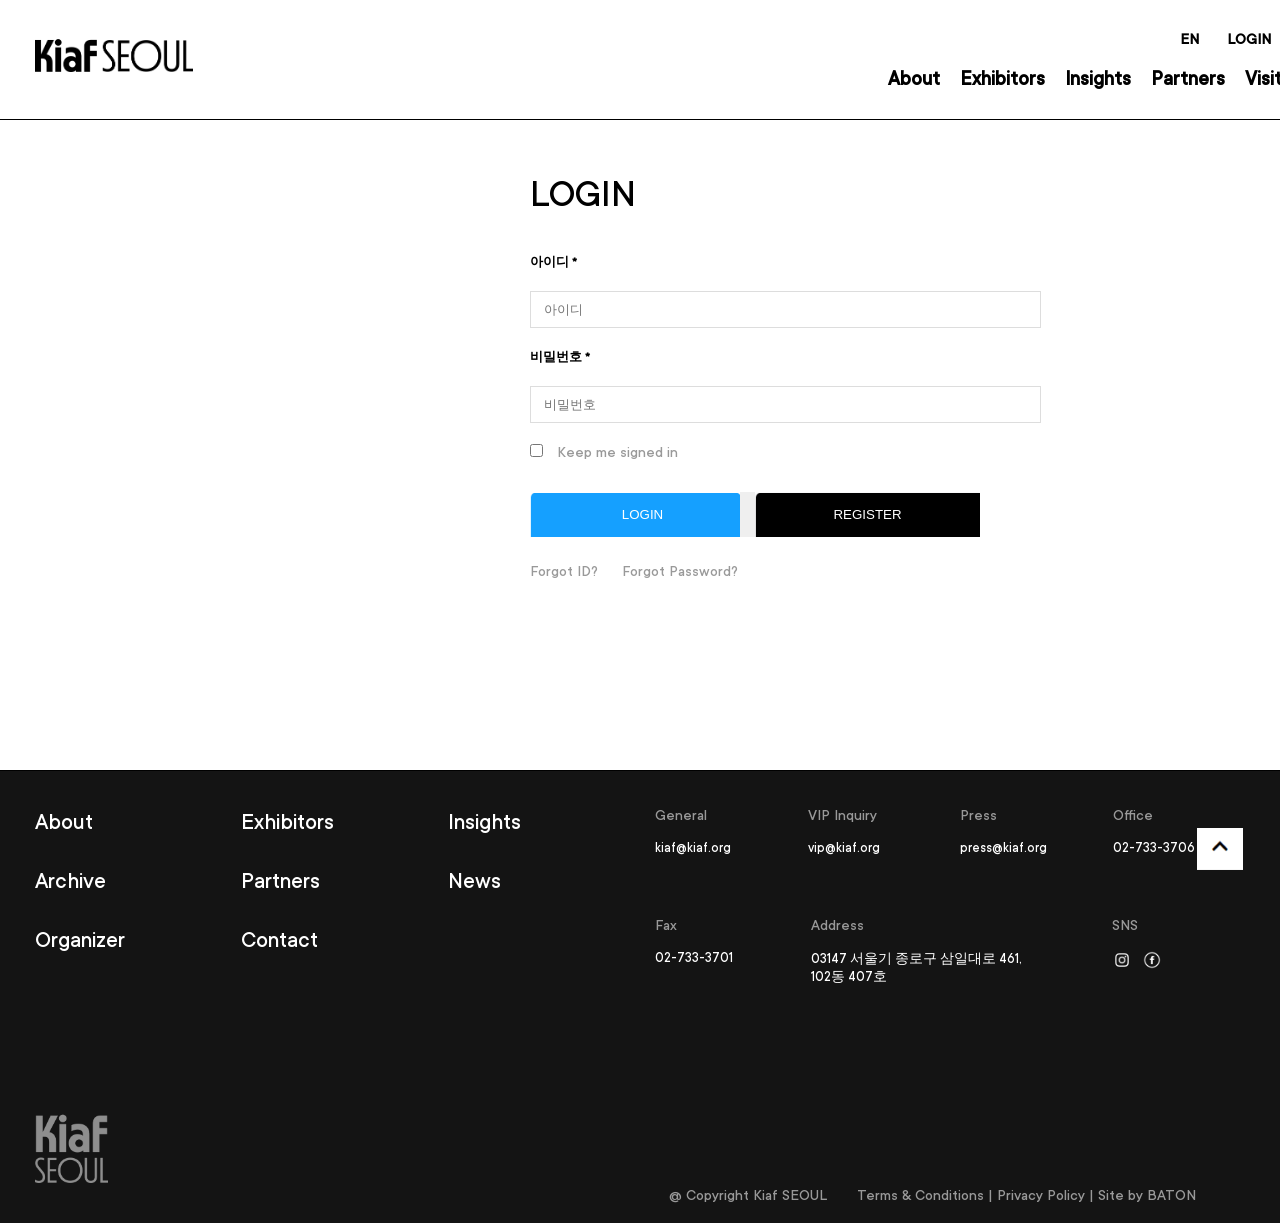
<file: login.html>
<!DOCTYPE html>
<html lang="ko">
<head>
  <meta charset="UTF-8">
  <title>Login</title>
  <link rel="stylesheet" type="text/css" href="./css/mywebstyle.css">
</head>
<body>
  <header>
    <div class="fixed_container">
      <div class="headerflex">
        <div class="headerflex1">
          <a href="./index.html">
            <img class="main_logo" src="./images/키아프logo.png" width="24.7%">
          </a>
        </div>
        <div class="headerflex2">
          <div class="headerfirst">
            <div class="headerfirst1">EN</div>
              <a href="./login.html">
                <div class="headerfirst2">LOGIN</div>
              </a>
              <a href="./register.html">
                <div class="headerfirst3">REGISTER</div>
              </a>
          </div>
          <div class="headersecond">
            <div>
              <a href="./about.html">
                <div class="headersecond1">About</div>
              </a>
              <a href="#">
                <div class="headersecond2">Exhibitors</div>
              </a>
              <a href="./insights.html">
                <div class="headersecond3">Insights</div>
              </a>
              <a href="./partners.html">
                <div class="headersecond4">Partners</div>
              </a>
              <a href="./visit.html">
                <div class="headersecond5">Visit</div>
              </a>
              <a href="./contact.html">
                <div class="headersecond6">Contact</div>
              </a>
            </div>
          </div>
        </div>
      </div>
    </div>
  </header>
  <main>
    <div class="login">
      <form>
        <div class="loginin1">
          <h3 class="logintitle">LOGIN</h3>
          <div class="loginbox">
            <label for="userid"><h5 class="loginlabel">아이디 *</h5></label>
            <input class="input1" id="userid" type="text" size="62" maxlength="10" placeholder="   아이디">
          </div>
          <div class="loginbox">
            <label for="pass"><h5 class="loginlabel">비밀번호 *</h5></label>
            <input class="input1" id="pass" type="password" size="62" maxlength="10" placeholder="   비밀번호">
          </div>
          <div class="signmein">
            <input type="checkbox" name="rememberme" value="1">
            <span class="signmein1">Keep me signed in</span>
          </div>
          <div class="loginbutton">
            <div> 
              <input class="loginbutton1" type="submit" value="LOGIN">
            </div>
            <div>
              <button class="loginbutton2"><a href="./register.html">REGISTER</a></button>
            </div>
          </div>
          <div class="forgot">
            <a href="https://kiaf.org/ko/find-id" class="forgot1">Forgot ID?</a>
            <a href="https://kiaf.org/ko/password-reset" class="forgot2">Forgot Password?</a>
          </div>
        </div>
      </form>
    </div>
    <div class="upbutton">
      <a href="#"><img src="./images/위로가기버튼.png" alt="위로가기버튼" width="80%"></a>
    </div>
  </main>
  <footer>
    <div class="foot">
      <div class="foot1">
        <div class="footerflex">
          <div class="footerleftup">
            <div class="footerflex1">
              <ul class="footul1">
                <li class="footli">
                  <a href="./about.html">About</a>
                </li>
                <li class="footli">
                  <a href="#">Archive</a>
                </li>
                <li class="footli">
                  <a href="./organizer.html">Organizer</a>
                </li>
              </ul>
            </div>
            <div class="footerflex2">
              <ul class="footul2">
                <li class="footli">
                  <a href="#">Exhibitors</a>
                </li>
                <li class="footli">
                  <a href="./partners.html">Partners</a>
                </li>
                <li class="footli">
                  <a href="./contact.html">Contact</a>
                </li>
              </ul>
            </div>
            <div class="footerflex3">
              <ul class="footul3">
                <li class="footli">
                  <a href="./insights.html">Insights</a>
                </li>
                <li class="footli">
                  <a href="./news.html">News</a>
                </li>
              </ul>
            </div>
          </div>
          <div class="footerrightup">
            <div class="footerflex4">
              <div class="footerflex4-1">
                <div class="footerflex4-1-1">
                  <div class="bottomfootertitle">General</div>
                  <div class="footersmall">kiaf@kiaf.org</div>
                </div>
                <div class="footerflex4-1-2">
                  <div class="bottomfootertitle">VIP Inquiry</div>
                  <div class="footersmall">vip@kiaf.org</div>
                </div>
                <div class="footerflex4-1-3">
                  <div class="bottomfootertitle">Press</div>
                  <div class="footersmall">press@kiaf.org</div>
                </div>
                <div class="footerflex4-1-4">
                  <div class="bottomfootertitle">Office</div>
                  <div class="footersmall">02-733-3706</div>
                </div>
              </div>
            </div>
            <div class="footerflex5">
              <div class="footerflex5-1">
                <div class="footerflex5-1-1">
                  <div class="bottomfootertitle">Fax</div>
                  <div class="footersmall">02-733-3701</div>
                </div>
                <div class="footerflex5-1-2">
                  <div class="bottomfootertitle">Address</div>
                  <div class="footersmall">03147 서울기 종로구 삼일대로 461, 102동 407호</div>
                </div>
                <div class="footerflex5-1-3">
                  <div class="bottomfootertitle">SNS</div>
                  <div>
                    <div class="footerimg1"><a><img src="./images/인스타로고.png" alt="인스타그램 아이콘" width="20px"></a></div>
                  <div class="footerimg2"><a><img src="./images/페북로고.png" alt="페이스북 아이콘" width="20px"></a></div>
                  </div>
                </div>
              </div>
            </div>
          </div>
        </div>
        <div class="footerflex6">
          <div class="footerleftdown">
            <img src="./images/footer_logo.png" alt="키아프 로고" width="13.6%">
          </div>
          <div class="footerrightdown">
            <div>
              <div class="footerrightdown-3">@ Copyright Kiaf SEOUL</div>
            </div>
            <div class="footerrightdown-1">
              <div class="footerrightdown-2">
                <a href="#">Terms & Conditions</a> |
                <a href="#">Privacy Policy</a> | Site by
                <a href="#" target="_blank">BATON</a>
              </div>
            </div>
          </div>
        </div>
      </div>
    </div>
  </footer>
</body>
</html>
</file>
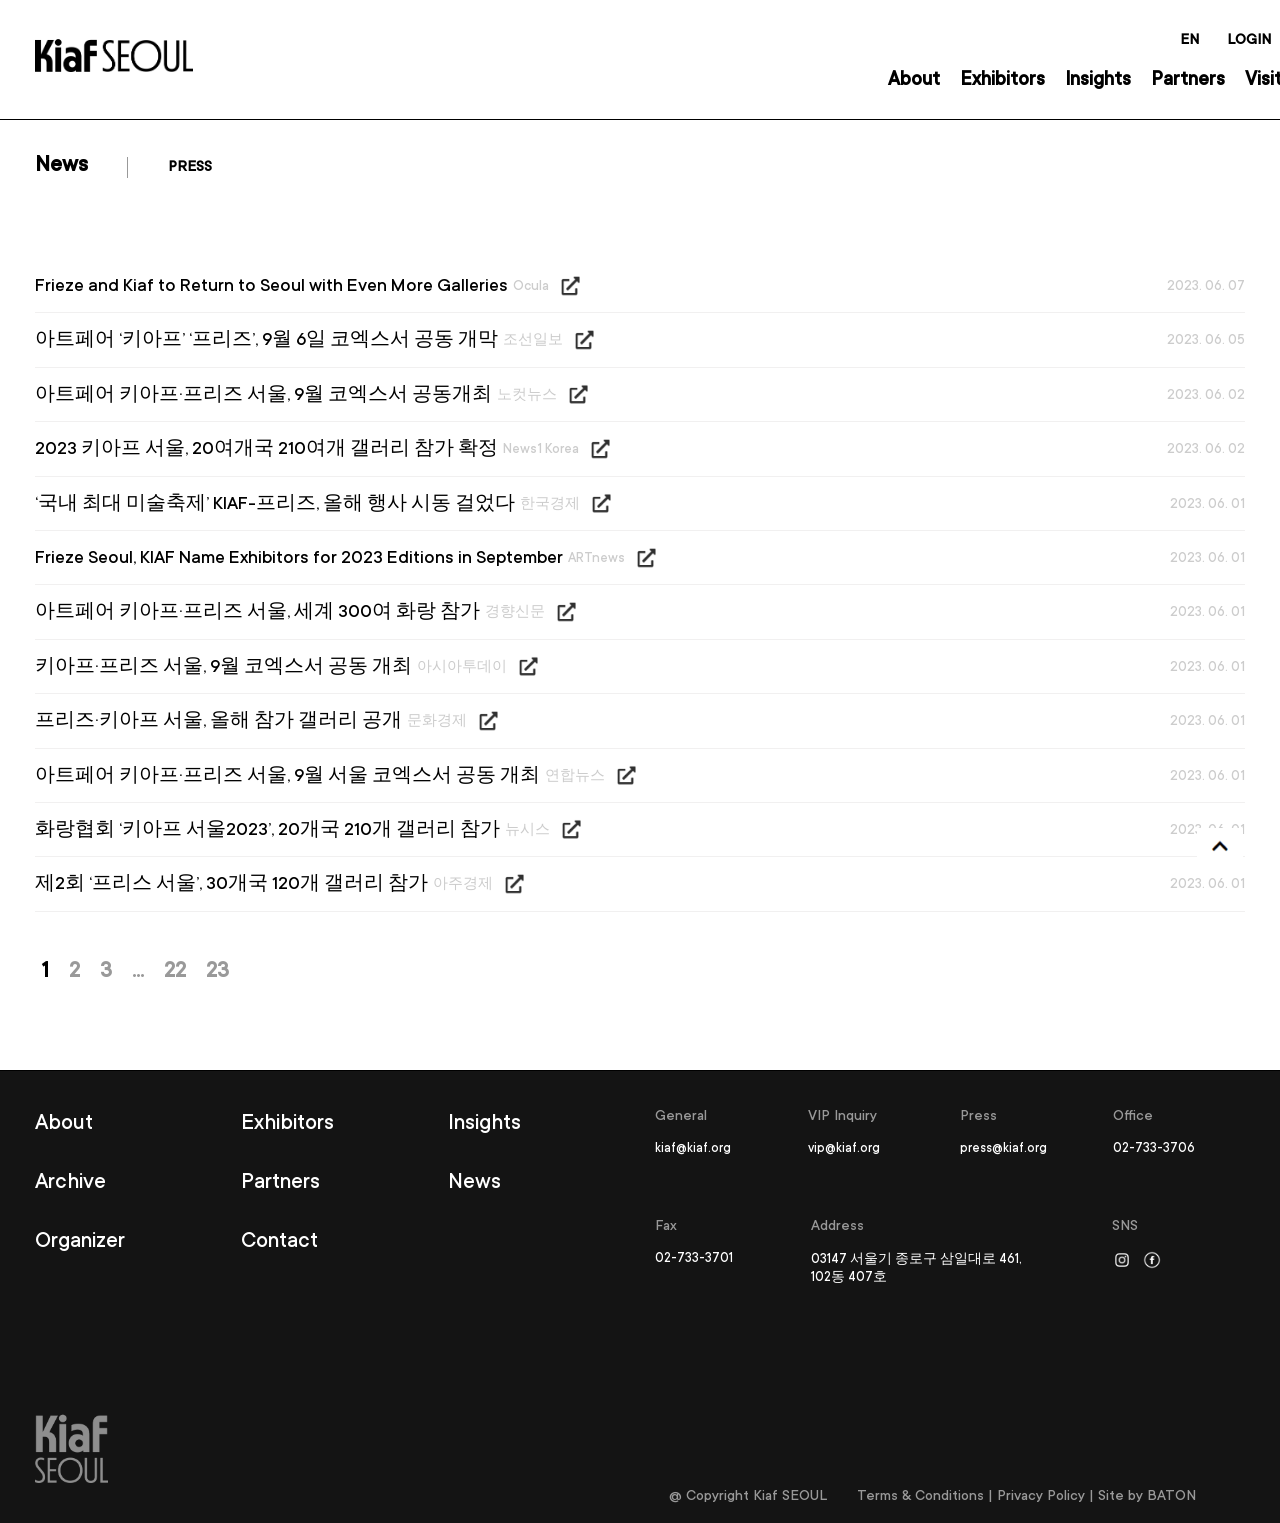
<file: news.html>
<!DOCTYPE html>
<html lang="ko">
<head>
  <meta charset="UTF-8">
  <title>Press</title>
  <link rel="stylesheet" type="text/css" href="./css/mywebstyle.css">
</head>
<body>
  <header>
    <div class="fixed_container">
      <div class="headerflex">
        <div class="headerflex1">
          <a href="./index.html">
            <img class="main_logo" src="./images/키아프logo.png" width="24.7%">
          </a>
        </div>
        <div class="headerflex2">
          <div class="headerfirst">
            <div class="headerfirst1">EN</div>
              <a href="./login.html">
                <div class="headerfirst2">LOGIN</div>
              </a>
              <a href="./register.html">
                <div class="headerfirst3">REGISTER</div>
              </a>
          </div>
          <div class="headersecond">
            <div>
              <a href="./about.html">
                <div class="headersecond1">About</div>
              </a>
              <a href="#">
                <div class="headersecond2">Exhibitors</div>
              </a>
              <a href="./insights.html">
                <div class="headersecond3">Insights</div>
              </a>
              <a href="./partners.html">
                <div class="headersecond4">Partners</div>
              </a>
              <a href="./visit.html">
                <div class="headersecond5">Visit</div>
              </a>
              <a href="./contact.html">
                <div class="headersecond6">Contact</div>
              </a>
            </div>
          </div>
        </div>
      </div>
    </div>
  </header>
  <main>
    <div class="News">
      <div class="Newsflex">
        <div class="Newsmaintitle">
          <div class="Newsmaintitle1">News</div>
          <div class="Newsmaintitle2">PRESS</div>
        </div>
        <div class="Newsflex1">
          <div class="Newstitle">Frieze and Kiaf to Return to Seoul with Even More Galleries</div>
          <div class="board">Ocula</div>
          <div class="link"><a href="#"><img src="./images/news링크.PNG" alt="링크 아이콘" width="80%"></a></div>
          <div class="date">2023. 06. 07</div>
        </div>
        <div class="Newsflex1">
          <div class="Newstitle">아트페어 ‘키아프’ ‘프리즈’, 9월 6일 코엑스서 공동 개막</div>
          <div class="board">조선일보</div>
          <div class="link"><a href="#"><img src="./images/news링크.PNG" alt="링크 아이콘" width="80%"></a></div>
          <div class="date">2023. 06. 05</div>
        </div>
        <div class="Newsflex1">
          <div class="Newstitle">아트페어 키아프·프리즈 서울, 9월 코엑스서 공동개최</div>
          <div class="board">노컷뉴스</div>
          <div class="link"><a href="#"><img src="./images/news링크.PNG" alt="링크 아이콘" width="80%"></a></div>
          <div class="date">2023. 06. 02</div>
        </div>
        <div class="Newsflex1">
          <div class="Newstitle">2023 키아프 서울, 20여개국 210여개 갤러리 참가 확정</div>
          <div class="board">News1 Korea</div>
          <div class="link"><a href="#"><img src="./images/news링크.PNG" alt="링크 아이콘" width="80%"></a></div>
          <div class="date">2023. 06. 02</div>
        </div>
        <div class="Newsflex1">
          <div class="Newstitle">‘국내 최대 미술축제’ KIAF-프리즈, 올해 행사 시동 걸었다</div>
          <div class="board">한국경제</div>
          <div class="link"><a href="#"><img src="./images/news링크.PNG" alt="링크 아이콘" width="80%"></a></div>
          <div class="date">2023. 06. 01</div>
        </div>
        <div class="Newsflex1">
          <div class="Newstitle">Frieze Seoul, KIAF Name Exhibitors for 2023 Editions in September</div>
          <div class="board">ARTnews</div>
          <div class="link"><a href="#"><img src="./images/news링크.PNG" alt="링크 아이콘" width="80%"></a></div>
          <div class="date">2023. 06. 01</div>
        </div>
        <div class="Newsflex1">
          <div class="Newstitle">아트페어 키아프·프리즈 서울, 세계 300여 화랑 참가</div>
          <div class="board">경향신문</div>
          <div class="link"><a href="#"><img src="./images/news링크.PNG" alt="링크 아이콘" width="80%"></a></div>
          <div class="date">2023. 06. 01</div>
        </div>
        <div class="Newsflex1">
          <div class="Newstitle">키아프·프리즈 서울, 9월 코엑스서 공동 개최</div>
          <div class="board">아시아투데이</div>
          <div class="link"><a href="#"><img src="./images/news링크.PNG" alt="링크 아이콘" width="80%"></a></div>
          <div class="date">2023. 06. 01</div>
        </div>
        <div class="Newsflex1">
          <div class="Newstitle">프리즈·키아프 서울, 올해 참가 갤러리 공개</div>
          <div class="board">문화경제</div>
          <div class="link"><a href="#"><img src="./images/news링크.PNG" alt="링크 아이콘" width="80%"></a></div>
          <div class="date">2023. 06. 01</div>
        </div>
        <div class="Newsflex1">
          <div class="Newstitle">아트페어 키아프·프리즈 서울, 9월 서울 코엑스서 공동 개최</div>
          <div class="board">연합뉴스</div>
          <div class="link"><a href="#"><img src="./images/news링크.PNG" alt="링크 아이콘" width="80%"></a></div>
          <div class="date">2023. 06. 01</div>
        </div>
        <div class="Newsflex1">
          <div class="Newstitle">화랑협회 ‘키아프 서울2023’, 20개국 210개 갤러리 참가</div>
          <div class="board">뉴시스</div>
          <div class="link"><a href="#"><img src="./images/news링크.PNG" alt="링크 아이콘" width="80%"></a></div>
          <div class="date">2023. 06. 01</div>
        </div>
        <div class="Newsflex1">
          <div class="Newstitle">제2회 ‘프리스 서울’, 30개국 120개 갤러리 참가</div>
          <div class="board">아주경제</div>
          <div class="link"><a href="#"><img src="./images/news링크.PNG" alt="링크 아이콘" width="80%"></a></div>
          <div class="date">2023. 06. 01</div>
        </div>
        <div class="bottomnumber">
          <div class="bottomnumber1">1</div>
          <a href="#">
            <div>&nbsp;&nbsp;&nbsp;&nbsp;2&nbsp;&nbsp;&nbsp;&nbsp;3&nbsp;&nbsp;&nbsp;&nbsp;...&nbsp;&nbsp;&nbsp;&nbsp;22&nbsp;&nbsp;&nbsp;&nbsp;23</div>
          </a>
        </div>
      </div>
    </div>
    <div class="upbutton">
      <a href="#"><img src="./images/위로가기버튼.png" alt="위로가기버튼" width="80%"></a>
    </div>
  </main>
  <footer>
    <div class="foot">
      <div class="foot1">
        <div class="footerflex">
          <div class="footerleftup">
            <div class="footerflex1">
              <ul class="footul1">
                <li class="footli">
                  <a href="./about.html">About</a>
                </li>
                <li class="footli">
                  <a href="#">Archive</a>
                </li>
                <li class="footli">
                  <a href="./organizer.html">Organizer</a>
                </li>
              </ul>
            </div>
            <div class="footerflex2">
              <ul class="footul2">
                <li class="footli">
                  <a href="#">Exhibitors</a>
                </li>
                <li class="footli">
                  <a href="./partners.html">Partners</a>
                </li>
                <li class="footli">
                  <a href="./contact.html">Contact</a>
                </li>
              </ul>
            </div>
            <div class="footerflex3">
              <ul class="footul3">
                <li class="footli">
                  <a href="./insights.html">Insights</a>
                </li>
                <li class="footli">
                  <a href="./news.html">News</a>
                </li>
              </ul>
            </div>
          </div>
          <div class="footerrightup">
            <div class="footerflex4">
              <div class="footerflex4-1">
                <div class="footerflex4-1-1">
                  <div class="bottomfootertitle">General</div>
                  <div class="footersmall">kiaf@kiaf.org</div>
                </div>
                <div class="footerflex4-1-2">
                  <div class="bottomfootertitle">VIP Inquiry</div>
                  <div class="footersmall">vip@kiaf.org</div>
                </div>
                <div class="footerflex4-1-3">
                  <div class="bottomfootertitle">Press</div>
                  <div class="footersmall">press@kiaf.org</div>
                </div>
                <div class="footerflex4-1-4">
                  <div class="bottomfootertitle">Office</div>
                  <div class="footersmall">02-733-3706</div>
                </div>
              </div>
            </div>
            <div class="footerflex5">
              <div class="footerflex5-1">
                <div class="footerflex5-1-1">
                  <div class="bottomfootertitle">Fax</div>
                  <div class="footersmall">02-733-3701</div>
                </div>
                <div class="footerflex5-1-2">
                  <div class="bottomfootertitle">Address</div>
                  <div class="footersmall">03147 서울기 종로구 삼일대로 461, 102동 407호</div>
                </div>
                <div class="footerflex5-1-3">
                  <div class="bottomfootertitle">SNS</div>
                  <div>
                    <div class="footerimg1"><a><img src="./images/인스타로고.png" alt="인스타그램 아이콘" width="20px"></a></div>
                  <div class="footerimg2"><a><img src="./images/페북로고.png" alt="페이스북 아이콘" width="20px"></a></div>
                  </div>
                </div>
              </div>
            </div>
          </div>
        </div>
        <div class="footerflex6">
          <div class="footerleftdown">
            <img src="./images/footer_logo.png" alt="키아프 로고" width="13.6%">
          </div>
          <div class="footerrightdown">
            <div>
              <div class="footerrightdown-3">@ Copyright Kiaf SEOUL</div>
            </div>
            <div class="footerrightdown-1">
              <div class="footerrightdown-2">
                <a href="#">Terms & Conditions</a> |
                <a href="#">Privacy Policy</a> | Site by
                <a href="#" target="_blank">BATON</a>
              </div>
            </div>
          </div>
        </div>
      </div>
    </div>
  </footer>
</body>
</html>
</file>
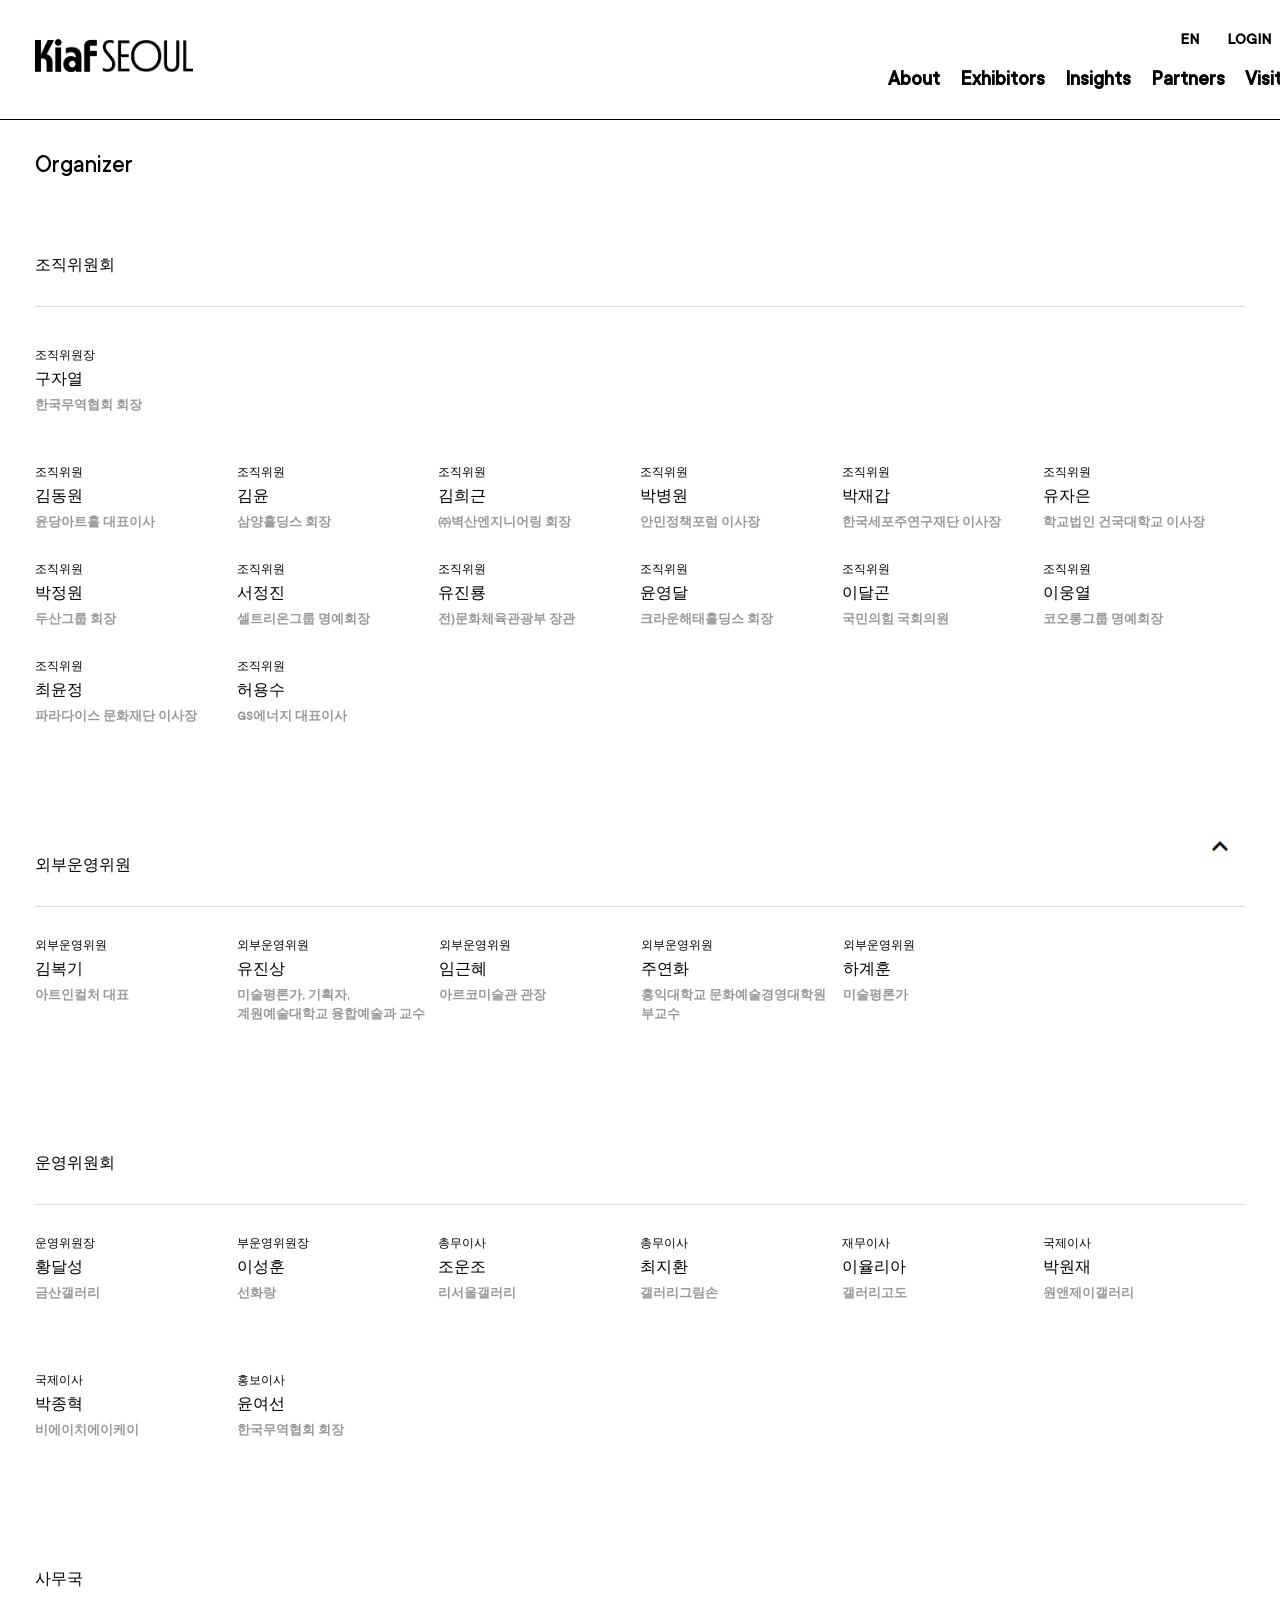
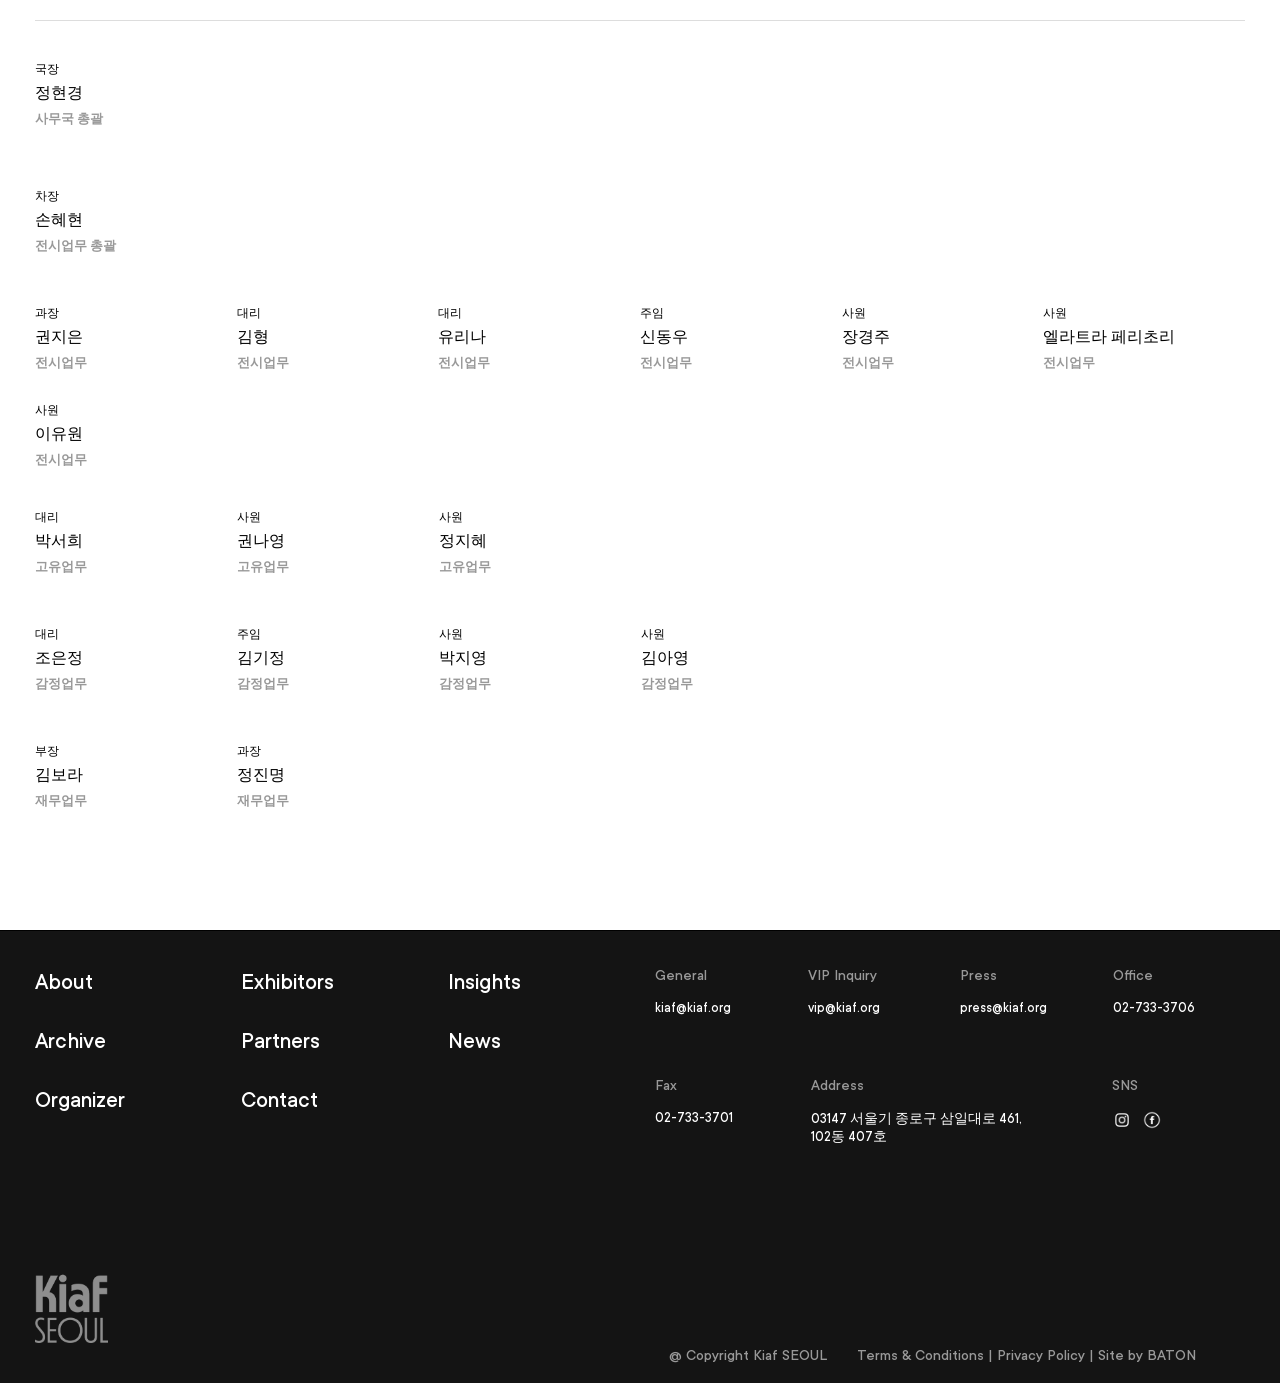
<file: organizer.html>
<!DOCTYPE html>
<html lang="ko">
<head>
  <meta charset="UTF-8">
  <title>Organizer</title>
  <link rel="stylesheet" type="text/css" href="./css/mywebstyle.css">
</head>
<body>
  <header>
    <div class="fixed_container">
      <div class="headerflex">
        <div class="headerflex1">
          <a href="./index.html">
            <img class="main_logo" src="./images/키아프logo.png" width="24.7%">
          </a>
        </div>
        <div class="headerflex2">
          <div class="headerfirst">
            <div class="headerfirst1">EN</div>
              <a href="./login.html">
                <div class="headerfirst2">LOGIN</div>
              </a>
              <a href="./register.html">
                <div class="headerfirst3">REGISTER</div>
              </a>
          </div>
          <div class="headersecond">
            <div>
              <a href="./about.html">
                <div class="headersecond1">About</div>
              </a>
              <a href="#">
                <div class="headersecond2">Exhibitors</div>
              </a>
              <a href="./insights.html">
                <div class="headersecond3">Insights</div>
              </a>
              <a href="./partners.html">
                <div class="headersecond4">Partners</div>
              </a>
              <a href="./visit.html">
                <div class="headersecond5">Visit</div>
              </a>
              <a href="./contact.html">
                <div class="headersecond6">Contact</div>
              </a>
            </div>
          </div>
        </div>
      </div>
    </div>
  </header>
  <main>
    <div class="organizer">
      <div>
        <div>
          <div>
            <div class="organizermaintitle">Organizer</div>
            <div class="organizerbox">조직위원회</div>
          </div>
          <div class="gu">
            <div class="organizermini1">조직위원장</div>
            <div class="em2">구자열</div>
            <em>한국무역협회 회장</em>
          </div>
        </div>
        <div class="organizerflex1">
          <div class="organizerflex1-1">
            <div class="organizermini1">조직위원</div>
            <div class="em2">김동원</div>
            <em>윤당아트홀 대표이사</em>
          </div>
          <div class="organizerflex1-1">
            <div class="organizermini1">조직위원</div>
            <div class="em2">김윤</div>
            <em>삼양홀딩스 회장</em>
          </div>
          <div class="organizerflex1-1">
            <div class="organizermini1">조직위원</div>
            <div class="em2">김희근</div>
            <em>㈜벽산엔지니어링 회장</em>
          </div>
          <div class="organizerflex1-1">
            <div class="organizermini1">조직위원</div>
            <div class="em2">박병원</div>
            <em>안민정책포럼 이사장</em>
          </div>
          <div class="organizerflex1-1">
            <div class="organizermini1">조직위원</div>
            <div class="em2">박재갑</div>
            <em>한국세포주연구재단 이사장</em>
          </div>
          <div class="organizerflex1-1">
            <div class="organizermini1">조직위원</div>
            <div class="em2">유자은</div>
            <em>학교법인 건국대학교 이사장</em>
          </div>
        </div>
        <div class="organizerflex2">
          <div class="organizerflex2-1">
            <div class="organizermini1">조직위원</div>
            <div class="em2">박정원</div>
            <em>두산그룹 회장</em>
          </div>
          <div class="organizerflex2-1">
            <div class="organizermini1">조직위원</div>
            <div class="em2">서정진</div>
            <em>셀트리온그룹 명예회장</em>
          </div>
          <div class="organizerflex2-1">
            <div class="organizermini1">조직위원</div>
            <div class="em2">유진룡</div>
            <em>전)문화체육관광부 장관</em>
          </div>
          <div class="organizerflex2-1">
            <div class="organizermini1">조직위원</div>
            <div class="em2">윤영달</div>
            <em>크라운해태홀딩스 회장</em>
          </div>
          <div class="organizerflex2-1">
            <div class="organizermini1">조직위원</div>
            <div class="em2">이달곤</div>
            <em>국민의힘 국회의원</em>
          </div>
          <div class="organizerflex2-1">
            <div class="organizermini1">조직위원</div>
            <div class="em2">이웅열</div>
            <em>코오롱그룹 명예회장</em>
          </div>
        </div>
        <div class="organizerflex3">
          <div class="organizerflex3-1">
            <div class="organizermini1">조직위원</div>
            <div class="em2">최윤정</div>
            <em>파라다이스 문화재단 이사장</em>
          </div>
          <div class="organizerflex3-1">
            <div class="organizermini1">조직위원</div>
            <div class="em2">허용수</div>
            <em>GS에너지 대표이사</em>
          </div>
        </div>
      </div>
      <div>
        <div class="organizerbox">
          외부운영위원
        </div>
        <div>
          <div class="organizerflex4">
            <div class="organizerflex4-1">
              <div class="organizermini1">외부운영위원</div>
              <div class="em2">김복기</div>
              <em>아트인컬처 대표</em>
            </div>
            <div class="organizerflex4-1">
              <div class="organizermini1">외부운영위원</div>
              <div class="em2">유진상</div>
              <em>미술평론가, 기획자, 계원예술대학교 융합예술과 교수</em>
            </div>
            <div class="organizerflex4-1">
              <div class="organizermini1">외부운영위원</div>
              <div class="em2">임근혜</div>
              <em>아르코미술관 관장</em>
            </div>
            <div class="organizerflex4-1">
              <div class="organizermini1">외부운영위원</div>
              <div class="em2">주연화</div>
              <em>홍익대학교 문화예술경영대학원<br> 부교수</em>
            </div>
            <div class="organizerflex4-1">
              <div class="organizermini1">외부운영위원</div>
              <div class="em2">하계훈</div>
              <em>미술평론가</em>
            </div>
          </div>
        </div>
      <div>
        <div class="organizerbox">
          운영위원회
        </div>
        <div>
          <div class="organizerflex5">
            <div class="organizerflex5-1">
              <div class="organizermini1">운영위원장</div>
              <div class="em2">황달성</div>
              <em>금산갤러리</em>
            </div>
            <div class="organizerflex5-1">
              <div class="organizermini1">부운영위원장</div>
              <div class="em2">이성훈</div>
              <em>선화랑</em>
            </div>
            <div class="organizerflex5-1">
              <div class="organizermini1">총무이사</div>
              <div class="em2">조운조</div>
              <em>리서울갤러리</em>
            </div>
            <div class="organizerflex5-1">
              <div class="organizermini1">총무이사</div>
              <div class="em2">최지환</div>
              <em>갤러리그림손</em>
            </div>
            <div class="organizerflex5-1">
              <div class="organizermini1">재무이사</div>
              <div class="em2">이율리아</div>
              <em>갤러리고도</em>
            </div>
            <div class="organizerflex5-1">
              <div class="organizermini1">국제이사</div>
              <div class="em2">박원재</div>
              <em>원앤제이갤러리</em>
            </div>
          </div>
          <div class="organizerflex11">
            <div class="organizerflex6-1">
              <div class="organizermini1">국제이사</div>
              <div class="em2">박종혁</div>
              <em>비에이치에이케이</em>
            </div>
            <div class="organizerflex6-1">
              <div class="organizermini1">홍보이사</div>
              <div class="em2">윤여선</div>
              <em>한국무역협회 회장</em>
            </div>
          </div>
        </div>
      </div>
      <div>
        <div class="organizerbox">사무국</div>
        <div class="gang">
          <div class="organizermini1">국장</div>
          <div class="em2">정현경</div>
          <em>사무국 총괄</em>
        </div>
        <div class="son">
          <div class="organizermini1">차장</div>
          <div class="em2">손혜현</div>
          <em>전시업무 총괄</em>
        </div>
        <div class="organizerflex6">
          <div class="organizerflex6-1">
            <div class="organizermini1">과장</div>
            <div class="em2">권지은</div>
            <em>전시업무</em>
          </div>
          <div class="organizerflex6-1">
            <div class="organizermini1">대리</div>
            <div class="em2">김형</div>
            <em>전시업무</em>
          </div>
          <div class="organizerflex6-1">
            <div class="organizermini1">대리</div>
            <div class="em2">유리나</div>
            <em>전시업무</em>
          </div>
          <div class="organizerflex6-1">
            <div class="organizermini1">주임</div>
            <div class="em2">신동우</div>
            <em>전시업무</em>
          </div>
          <div class="organizerflex6-1">
            <div class="organizermini1">사원</div>
            <div class="em2">장경주</div>
            <em>전시업무</em>
          </div>
          <div class="organizerflex6-1">
            <div class="organizermini1">사원</div>
            <div class="em2">엘라트라 페리초리</div>
            <em>전시업무</em>
          </div>
        </div>
        <div>
          <div class="organizerflex5-1">
            <div class="organizermini1">사원</div>
            <div class="em2">이유원</div>
            <em>전시업무</em>
          </div>
        </div>
        <div>
          <div class="organizerflex7">
            <div class="organizerflex7-1">
              <div class="organizermini1">대리</div>
              <div class="em2">박서희</div>
              <em>고유업무</em>
            </div>
            <div class="organizerflex7-1">
              <div class="organizermini1">사원</div>
              <div class="em2">권나영</div>
              <em>고유업무</em>
            </div>
            <div class="organizerflex7-1">
              <div class="organizermini1">사원</div>
              <div class="em2">정지혜</div>
              <em>고유업무</em>
            </div>
          </div>
        </div>
        <div>
          <div class="organizerflex8">
            <div class="organizerflex8-1">
              <div class="organizermini1">대리</div>
              <div class="em2">조은정</div>
              <em>감정업무</em>
            </div>
            <div class="organizerflex8-1">
              <div class="organizermini1">주임</div>
              <div class="em2">김기정</div>
              <em>감정업무</em>
            </div>
            <div class="organizerflex8-1">
              <div class="organizermini1">사원</div>
              <div class="em2">박지영</div>
              <em>감정업무</em>
            </div>
            <div class="organizerflex8-1">
              <div class="organizermini1">사원</div>
              <div class="em2">김아영</div>
              <em>감정업무</em>
            </div>
          </div>
        </div>
        <div>
          <div class="organizerflex9">
            <div class="organizerflex9-1">
              <div class="organizermini1">부장</div>
              <div class="em2">김보라</div>
              <em>재무업무</em>
            </div>
            <div class="organizerflex9-1">
              <div class="organizermini1">과장</div>
              <div class="em2">정진명</div>
              <em>재무업무</em>
            </div>
          </div>
        </div>
      </div>
    </div>
    <div class="upbutton">
      <a href="#header"><img src="./images/위로가기버튼.png" alt="위로가기버튼" width="80%"></a>
    </div>
  </main>
  <footer>
    <div class="foot">
      <div class="foot1">
        <div class="footerflex">
          <div class="footerleftup">
            <div class="footerflex1">
              <ul class="footul1">
                <li class="footli">
                  <a href="./about.html">About</a>
                </li>
                <li class="footli">
                  <a href="#">Archive</a>
                </li>
                <li class="footli">
                  <a href="./organizer.html">Organizer</a>
                </li>
              </ul>
            </div>
            <div class="footerflex2">
              <ul class="footul2">
                <li class="footli">
                  <a href="#">Exhibitors</a>
                </li>
                <li class="footli">
                  <a href="./partners.html">Partners</a>
                </li>
                <li class="footli">
                  <a href="./contact.html">Contact</a>
                </li>
              </ul>
            </div>
            <div class="footerflex3">
              <ul class="footul3">
                <li class="footli">
                  <a href="./insights.html">Insights</a>
                </li>
                <li class="footli">
                  <a href="./news.html">News</a>
                </li>
              </ul>
            </div>
          </div>
          <div class="footerrightup">
            <div class="footerflex4">
              <div class="footerflex4-1">
                <div class="footerflex4-1-1">
                  <div class="bottomfootertitle">General</div>
                  <div class="footersmall">kiaf@kiaf.org</div>
                </div>
                <div class="footerflex4-1-2">
                  <div class="bottomfootertitle">VIP Inquiry</div>
                  <div class="footersmall">vip@kiaf.org</div>
                </div>
                <div class="footerflex4-1-3">
                  <div class="bottomfootertitle">Press</div>
                  <div class="footersmall">press@kiaf.org</div>
                </div>
                <div class="footerflex4-1-4">
                  <div class="bottomfootertitle">Office</div>
                  <div class="footersmall">02-733-3706</div>
                </div>
              </div>
            </div>
            <div class="footerflex5">
              <div class="footerflex5-1">
                <div class="footerflex5-1-1">
                  <div class="bottomfootertitle">Fax</div>
                  <div class="footersmall">02-733-3701</div>
                </div>
                <div class="footerflex5-1-2">
                  <div class="bottomfootertitle">Address</div>
                  <div class="footersmall">03147 서울기 종로구 삼일대로 461, 102동 407호</div>
                </div>
                <div class="footerflex5-1-3">
                  <div class="bottomfootertitle">SNS</div>
                  <div>
                    <div class="footerimg1"><a><img src="./images/인스타로고.png" alt="인스타그램 아이콘" width="20px"></a></div>
                  <div class="footerimg2"><a><img src="./images/페북로고.png" alt="페이스북 아이콘" width="20px"></a></div>
                  </div>
                </div>
              </div>
            </div>
          </div>
        </div>
        <div class="footerflex6">
          <div class="footerleftdown">
            <img src="./images/footer_logo.png" alt="키아프 로고" width="13.6%">
          </div>
          <div class="footerrightdown">
            <div>
              <div class="footerrightdown-3">@ Copyright Kiaf SEOUL</div>
            </div>
            <div class="footerrightdown-1">
              <div class="footerrightdown-2">
                <a href="#">Terms & Conditions</a> |
                <a href="#">Privacy Policy</a> | Site by
                <a href="#" target="_blank">BATON</a>
              </div>
            </div>
          </div>
        </div>
      </div>
    </div>
  </footer>
</body>
</html>
</file>
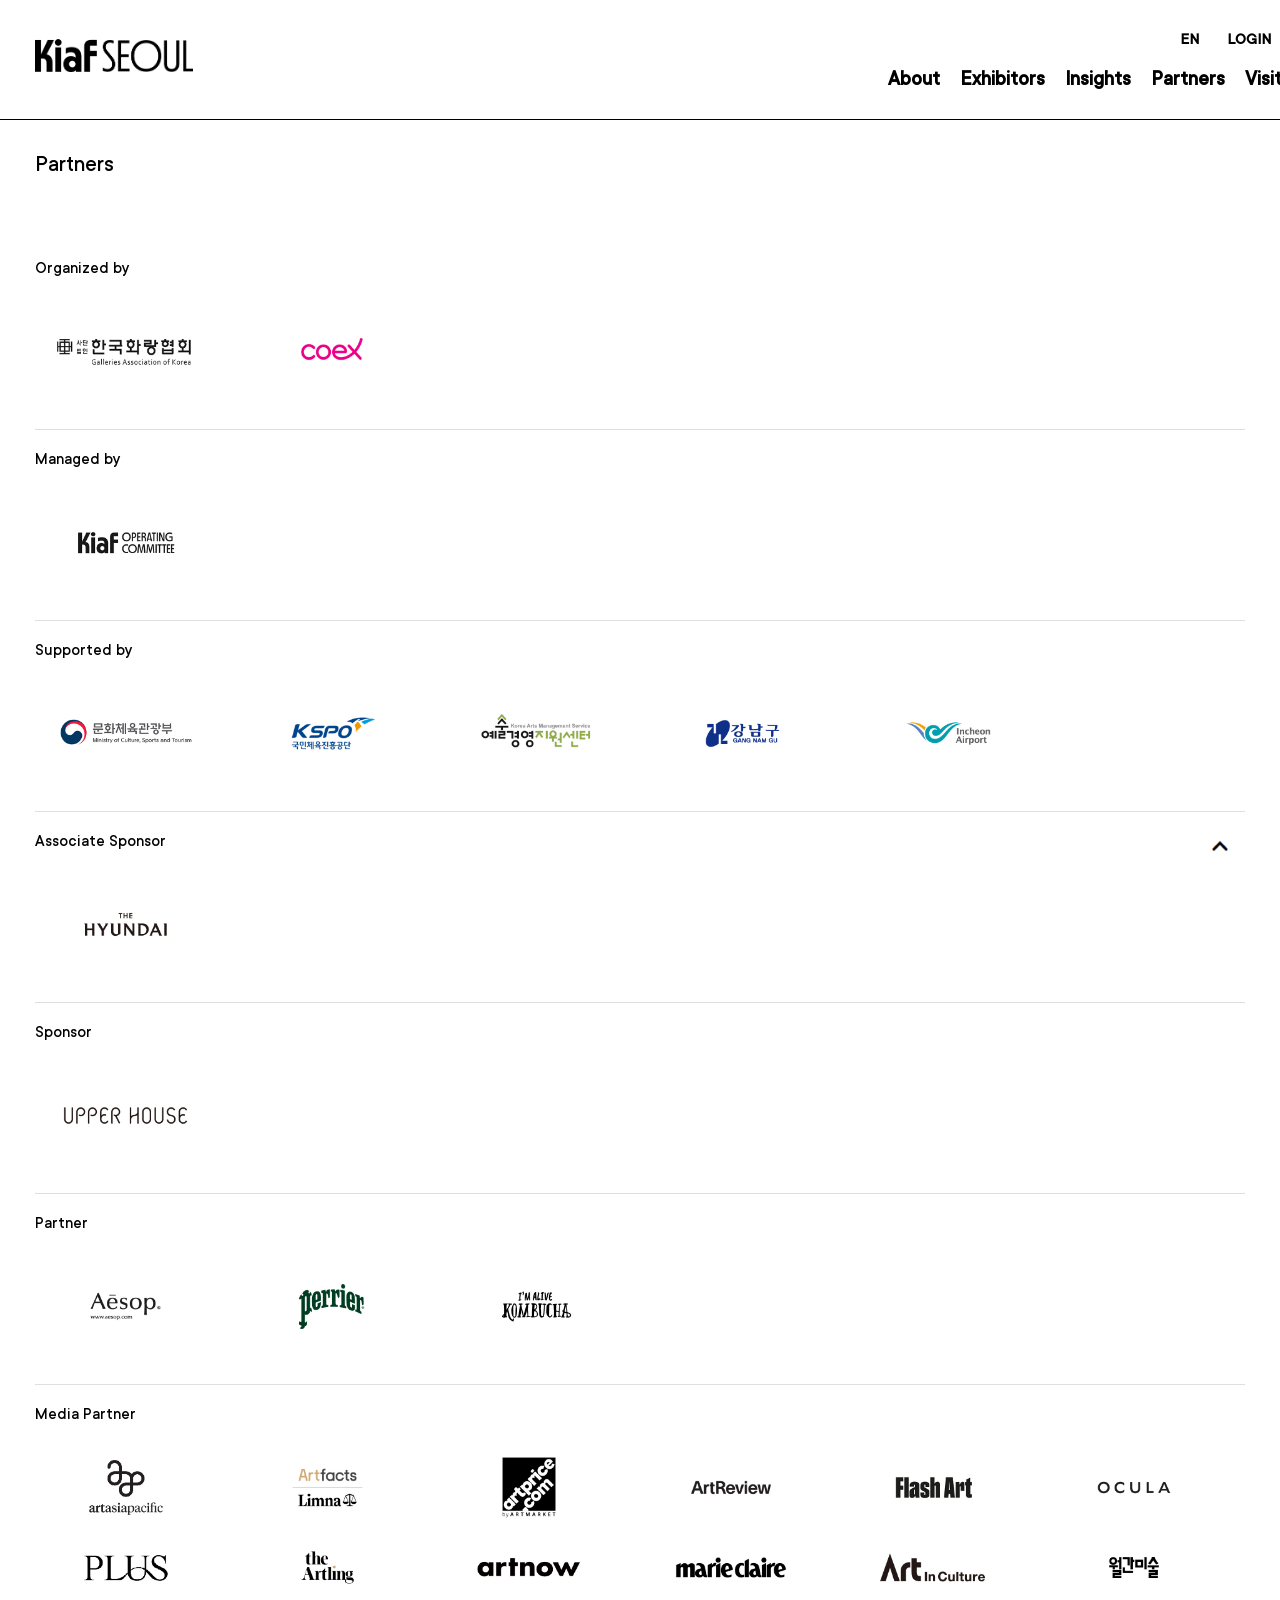
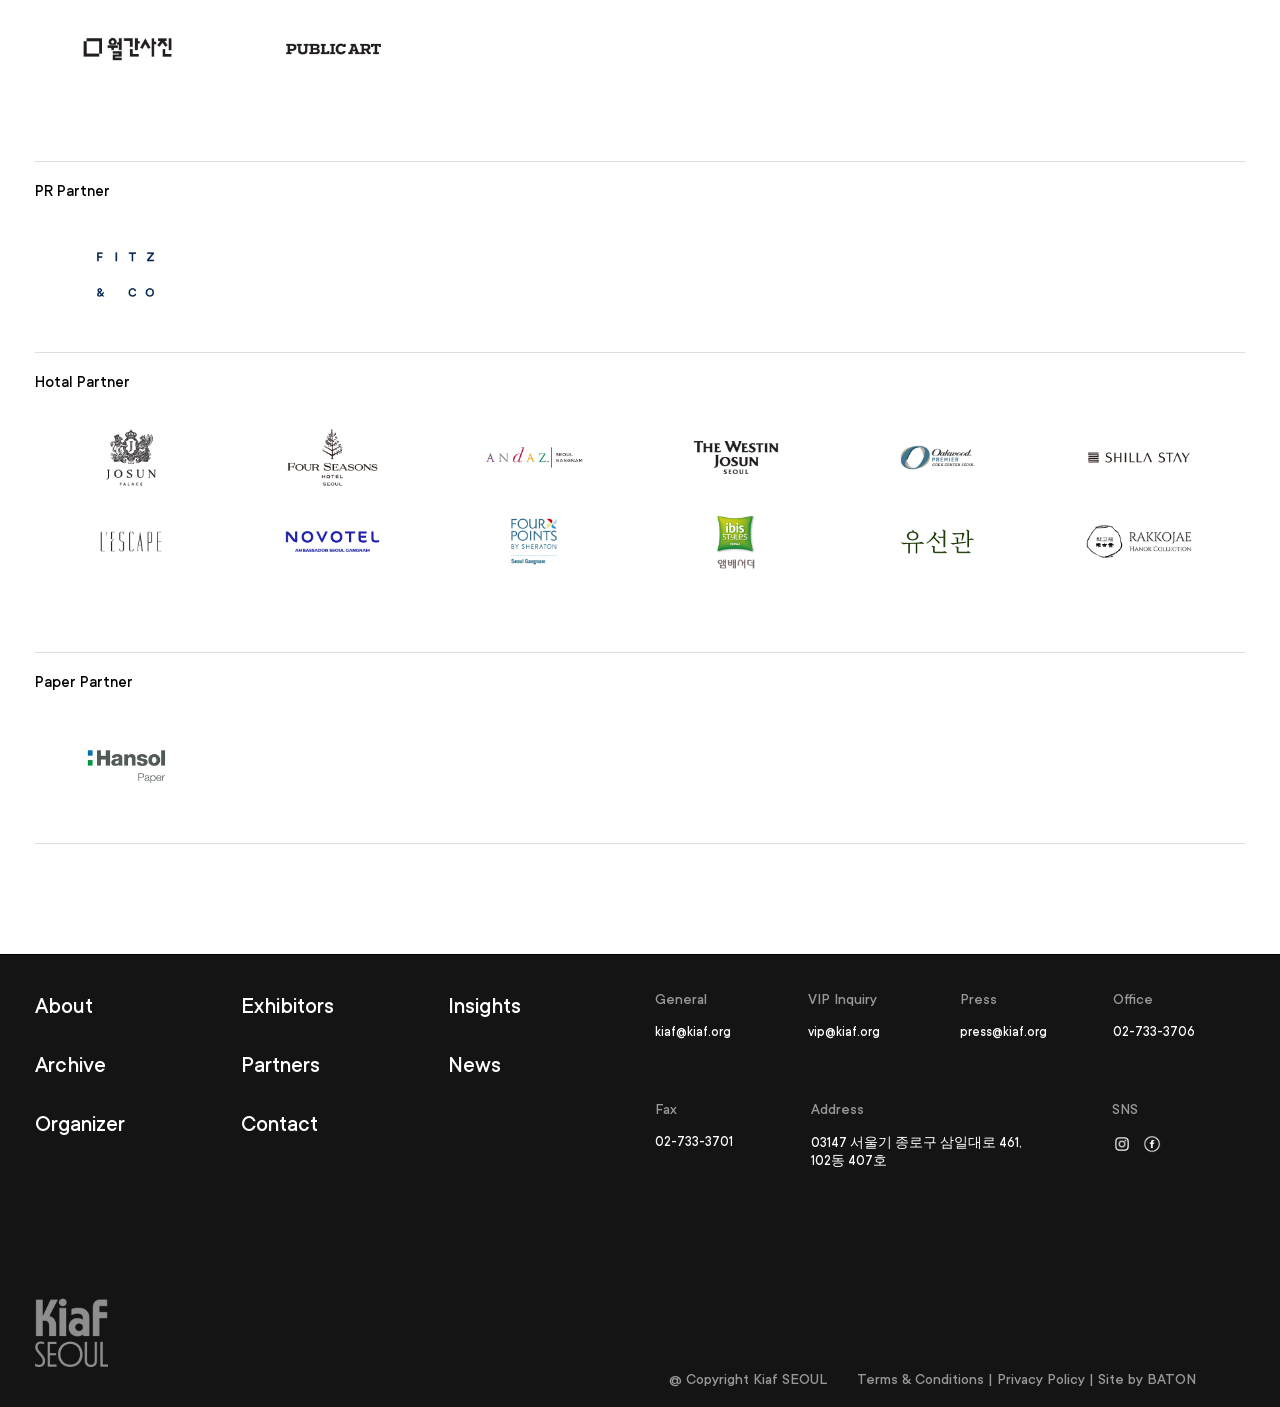
<file: partners.html>
<!DOCTYPE html>
<html lang="ko">
<head>
  <meta charset="UTF-8">
  <title>Partners</title>
  <link rel="stylesheet" type="text/css" href="./css/mywebstyle.css">
</head>
<body>
  <header>
    <div class="fixed_container">
      <div class="headerflex">
        <div class="headerflex1">
          <a href="./index.html">
            <img class="main_logo" src="./images/키아프logo.png" width="24.7%">
          </a>
        </div>
        <div class="headerflex2">
          <div class="headerfirst">
            <div class="headerfirst1">EN</div>
              <a href="./login.html">
                <div class="headerfirst2">LOGIN</div>
              </a>
              <a href="./register.html">
                <div class="headerfirst3">REGISTER</div>
              </a>
          </div>
          <div class="headersecond">
            <div>
              <a href="./about.html">
                <div class="headersecond1">About</div>
              </a>
              <a href="#">
                <div class="headersecond2">Exhibitors</div>
              </a>
              <a href="./insights.html">
                <div class="headersecond3">Insights</div>
              </a>
              <a href="./partners.html">
                <div class="headersecond4">Partners</div>
              </a>
              <a href="./visit.html">
                <div class="headersecond5">Visit</div>
              </a>
              <a href="./contact.html">
                <div class="headersecond6">Contact</div>
              </a>
            </div>
          </div>
        </div>
      </div>
    </div>
  </header>
  <main>
    <div class="partners">
      <div>
        <div class="partnersmaintitle">Partners</div>
        <div>
          <p class="partnerstitle1">Organized by</p>
          <div class="partnersflex1">
            <div class="partnersflex1-1">
              <a href="http://koreagalleries.or.kr/" target="_blank">
                <img src="./images/파트너/한국화랑협회.jpeg" alt="한국화랑협회 로고" width="88%">
              </a>
            </div>
            <div class="partnersflex1-2">
              <a href="https://www.coex.co.kr/" target="_blank">
                <img src="./images/파트너/코엑스.jpeg" alt="코엑스 로고" width="88%">
              </a>
            </div>
          </div>
        </div>
        <div>
          <p class="partnerstitle2">Managed by</p>
          <div class="partnersflex2">
            <div class="partnersflex2-1">
              <a href="./partners.html" target="_blank">
                <img src="./images/파트너/키아프 위원회.jpg" alt="키아프 위원회 로고" width="88%">
              </a>
            </div>
          </div>
        </div>
        <div>
          <p class="partnerstitle3">Supported by</p>
          <div class="partnersflex3">
            <div class="partnersflex3-1">
              <a href="https://www.mcst.go.kr/kor/main.jsp" target="_blank">
                <img src="./images/파트너/문화체육관광부.jpeg" alt="문화체육관광부 로고" width="88%">
              </a>
            </div>
            <div class="partnersflex3-2">
              <a href="https://www.kspo.or.kr/kspo/main/main.do" target="_blank">
                <img src="./images/파트너/국민체육진흥공단.jpg" alt="국민체육진흥공단 로고" width="88%">
              </a>
            </div>
            <div class="partnersflex3-3">
              <a href="https://www.gokams.or.kr/main/main.aspx" target="_blank">
                <img src="./images/파트너/예술경영지원센터.jpeg" alt="예술경영지원센터 로고" width="88%">
              </a>
            </div>
            <div class="partnersflex3-4">
              <a href="https://gangnam.go.kr/main.do" target="_blank">
                <img src="./images/파트너/강남구청.jpg" alt="강남구청 로고" width="88%">
              </a>
            </div>
            <div class="partnersflex3-5">
              <a href="https://www.airport.kr/ap/ko/index.do" target="_blank">
                <img src="./images/파트너/인천공항-1.jpg" alt="인천공항 로고" width="88%">
              </a>
            </div>
          </div>
        </div>
        <div>
          <p class="partnerstitle4">Associate Sponsor</p>
          <div class="partnersflex4">
            <div class="partnersflex4-1">
              <a href="https://www.hmoka.org/main/index.do" target="_blank">
                <img src="./images/파트너/현대백화점.jpg" alt="현대백화점 로고" width="88%">
              </a>
            </div>
          </div>
        </div>
        <div>
          <p class="partnerstitle5">Sponsor</p>
          <div class="partnersflex5">
            <div class="partnersflex5-1">
              <a href="http://upperhouse.co.kr/home/" target="_blank">
                <img src="./images/파트너/어퍼하우스.jpg" alt="어퍼하우스 로고" width="88%">
              </a>
            </div>
          </div>
        </div>
        <div>
          <p class="partnerstitle6">Partner</p>
          <div class="partnersflex6">
            <div class="partnersflex6-1">
              <a href="#" target="_blank">
                <img src="./images/파트너/Aesop.jpg" alt="이솝 로고" width="88%">
              </a>
            </div>
            <div class="partnersflex6-2">
              <a href="#" target="_blank">
                <img src="./images/파트너/Perrier.jpg" alt="페이어 로고" width="88%">
              </a>
            </div>
            <div class="partnersflex6-3">
              <a href="#" target="_blank">
                <img src="./images/파트너/아임얼라이브콤부타.jpg" alt="아임어라이브 위원회 로고" width="88%">
              </a>
            </div>
          </div>
        </div>
        <div>
          <p class="partnerstitle7">Media Partner</p>
          <div class="partnersflex7-1-1">
            <div class="partnersflex7-1">
              <a href="" target="_blank">
                <img src="./images/파트너/artasiapacific.jpg" alt="키아프 위원회 로고" width="90%">
              </a>
            </div>
            <div class="partnersflex7-2">
              <a href="" target="_blank">
                <img src="./images/파트너/Artfacts.jpg" alt="키아프 위원회 로고" width="90%">
              </a>
            </div>
            <div class="partnersflex7-3">
              <a href="" target="_blank">
                <img src="./images/파트너/ArtPriceCom.jpg" alt="키아프 위원회 로고" width="90%">
              </a>
            </div>
            <div class="partnersflex7-4">
              <a href="" target="_blank">
                <img src="./images/파트너/ArtReview.jpg" alt="키아프 위원회 로고" width="90%">
              </a>
            </div>
            <div class="partnersflex7-5">
              <a href="" target="_blank">
                <img src="./images/파트너/artFlash.jpeg" alt="키아프 위원회 로고" width="90%">
              </a>
            </div>
            <div class="partnersflex7-6">
              <a href="" target="_blank">
                <img src="./images/파트너/Ocula.jpg" alt="키아프 위원회 로고" width="90%">
              </a>
            </div>
          </div>
          <div class="partnersflex7-2-1">
            <div class="partnersflex7-7">
              <a href="" target="_blank">
                <img src="./images/파트너/PLUS.jpg" alt="키아프 위원회 로고" width="90%">
              </a>
            </div>
            <div class="partnersflex7-8">
              <a href="" target="_blank">
                <img src="./images/파트너/theArtling.jpg" alt="키아프 위원회 로고" width="90%">
              </a>
            </div>
            <div class="partnersflex7-9">
              <a href="" target="_blank">
                <img src="./images/파트너/아트나우.jpg" alt="키아프 위원회 로고" width="90%">
              </a>
            </div>
            <div class="partnersflex7-10">
              <a href="" target="_blank">
                <img src="./images/파트너/마리끌레르.jpg" alt="키아프 위원회 로고" width="90%">
              </a>
            </div>
            <div class="partnersflex7-11">
              <a href="" target="_blank">
                <img src="./images/파트너/아트인컬처.jpg" alt="키아프 위원회 로고" width="90%">
              </a>
            </div>
            <div class="partnersflex7-12">
              <a href="" target="_blank">
                <img src="./images/파트너/월간미술.jpg" alt="키아프 위원회 로고" width="90%">
              </a>
            </div>
          </div>
          <div class="partnersflex7">
            <div class="partnersflex7-13">
              <a href="" target="_blank">
                <img src="./images/파트너/월간사진.jpg" alt="키아프 위원회 로고" width="90%">
              </a>
            </div>
            <div class="partnersflex7-14">
              <a href="" target="_blank">
                <img src="./images/파트너/publicArt.jpg" alt="키아프 위원회 로고" width="90%">
              </a>
            </div>
          </div>
        </div>
        <div>
          <p class="partnerstitle8">PR Partner</p>
          <div class="partnersflex8">
            <div class="partnersflex8-1">
              <a href="https://fitzandco.art/" target="_blank">
                <img src="./images/파트너/피츠앤코.jpg" alt="피츠앤코 로고" width="88%">
              </a>
            </div>
          </div>
        </div>
        <div>
          <p class="partnerstitle9">Hotal Partner</p>
          <div class="partnersflex9-1-1">
            <div class="partnersflex9-1">
              <a href="https://jpg.josunhotel.com/main.do" target="_blank">
                <img src="./images/파트너/조선팰리스.jpg" alt="조선팰리스 로고" width="95%">
              </a>
            </div>
            <div class="partnersflex9-2">
              <a href="https://www.fourseasons.com/kr/seoul/" target="_blank">
                <img src="./images/파트너/포시즌스호텔.jpg" alt="포시즌스호텔 로고" width="95%">
              </a>
            </div>
            <div class="partnersflex9-3">
              <a href="https://www.hyatt.com/andaz/ko-KR/selaz-andaz-seoul-gangnam" target="_blank">
                <img src="./images/파트너/안다즈-1.jpg" alt="안다즈 로고" width="95%">
              </a>
            </div>
            <div class="partnersflex9-4">
              <a href="https://josunhotel.com/hotel/westinSeoul.do" target="_blank">
                <img src="./images/파트너/웨스틴조선.jpg" alt="웨스틴조선 로고" width="95%">
              </a>
            </div>
            <div class="partnersflex9-5">
              <a href="https://oakwoodpremier.co.kr/front/ko/opcc" target="_blank">
                <img src="./images/파트너/오크우드프리미어.jpg" alt="오크우드프리미어 로고" width="95%">
              </a>
            </div>
            <div class="partnersflex9-6">
              <a href="https://www.shillastay.com/stayhub/index.do" target="_blank">
                <img src="./images/파트너/신라스테이.jpg" alt="신라스테이 로고" width="95%">
              </a>
            </div>
          </div>
          <div class="partnersflex9">
            <div class="partnersflex9-7">
              <a href="https://www.lescapehotel.com/main" target="_blank">
                <img src="./images/파트너/레스케이프호텔.jpg" alt="레스케이프 로고" width="95%">
              </a>
            </div>
            <div class="partnersflex9-8">
              <a href="https://www.ambatel.com/novotel/gangnam/en/main.do" target="_blank">
                <img src="./images/파트너/노보텔.jpg" alt="노보텔 로고" width="95%">
              </a>
            </div>
            <div class="partnersflex9-9">
              <a href="https://www.marriott.com/en-us/hotels/selfg-four-points-by-sheraton-seoul-gangnam/overview/" target="_blank">
                <img src="./images/파트너/포포인츠.jpg" alt="포포인츠 로고" width="95%">
              </a>
            </div>
            <div class="partnersflex9-10">
              <a href="https://www.ambatel.com/ibisstyles/gangnam/ko/main.do" target="_blank">
                <img src="./images/파트너/이비스.jpg" alt="이비스 로고" width="95%">
              </a>
            </div>
            <div class="partnersflex9-11">
              <a href="https://www.yusungwan.kr/" target="_blank">
                <img src="./images/파트너/유선관.jpg" alt="유선관 로고" width="95%">
              </a>
            </div>
            <div class="partnersflex9-12">
              <a href="http://rkj.co.kr/" target="_blank">
                <img src="./images/파트너/락고재.jpg" alt="락고재 로고" width="95%">
              </a>
            </div>
          </div>
        </div>
        <div>
          <p class="partnerstitle10">Paper Partner</p>
          <div class="partnersflex10">
            <div class="partnersflex10-1">
              <a href="https://www.hansolpaper.co.kr/main" target="_blank">
                <img src="./images/파트너/한솔종이.jpeg" alt="한솔 종이 로고" width="88%">
              </a>
            </div>
          </div>
        </div>
      </div>
    </div>
    <div class="upbutton">
      <a href="#"><img src="./images/위로가기버튼.png" alt="위로가기버튼" width="80%"></a>
    </div>
  </main>
  <footer>
    <div class="foot">
      <div class="foot1">
        <div class="footerflex">
          <div class="footerleftup">
            <div class="footerflex1">
              <ul class="footul1">
                <li class="footli">
                  <a href="./about.html">About</a>
                </li>
                <li class="footli">
                  <a href="#">Archive</a>
                </li>
                <li class="footli">
                  <a href="./organizer.html">Organizer</a>
                </li>
              </ul>
            </div>
            <div class="footerflex2">
              <ul class="footul2">
                <li class="footli">
                  <a href="#">Exhibitors</a>
                </li>
                <li class="footli">
                  <a href="./partners.html">Partners</a>
                </li>
                <li class="footli">
                  <a href="./contact.html">Contact</a>
                </li>
              </ul>
            </div>
            <div class="footerflex3">
              <ul class="footul3">
                <li class="footli">
                  <a href="./insights.html">Insights</a>
                </li>
                <li class="footli">
                  <a href="./news.html">News</a>
                </li>
              </ul>
            </div>
          </div>
          <div class="footerrightup">
            <div class="footerflex4">
              <div class="footerflex4-1">
                <div class="footerflex4-1-1">
                  <div class="bottomfootertitle">General</div>
                  <div class="footersmall">kiaf@kiaf.org</div>
                </div>
                <div class="footerflex4-1-2">
                  <div class="bottomfootertitle">VIP Inquiry</div>
                  <div class="footersmall">vip@kiaf.org</div>
                </div>
                <div class="footerflex4-1-3">
                  <div class="bottomfootertitle">Press</div>
                  <div class="footersmall">press@kiaf.org</div>
                </div>
                <div class="footerflex4-1-4">
                  <div class="bottomfootertitle">Office</div>
                  <div class="footersmall">02-733-3706</div>
                </div>
              </div>
            </div>
            <div class="footerflex5">
              <div class="footerflex5-1">
                <div class="footerflex5-1-1">
                  <div class="bottomfootertitle">Fax</div>
                  <div class="footersmall">02-733-3701</div>
                </div>
                <div class="footerflex5-1-2">
                  <div class="bottomfootertitle">Address</div>
                  <div class="footersmall">03147 서울기 종로구 삼일대로 461, 102동 407호</div>
                </div>
                <div class="footerflex5-1-3">
                  <div class="bottomfootertitle">SNS</div>
                  <div>
                    <div class="footerimg1"><a><img src="./images/인스타로고.png" alt="인스타그램 아이콘" width="20px"></a></div>
                  <div class="footerimg2"><a><img src="./images/페북로고.png" alt="페이스북 아이콘" width="20px"></a></div>
                  </div>
                </div>
              </div>
            </div>
          </div>
        </div>
        <div class="footerflex6">
          <div class="footerleftdown">
            <img src="./images/footer_logo.png" alt="키아프 로고" width="13.6%">
          </div>
          <div class="footerrightdown">
            <div>
              <div class="footerrightdown-3">@ Copyright Kiaf SEOUL</div>
            </div>
            <div class="footerrightdown-1">
              <div class="footerrightdown-2">
                <a href="#">Terms & Conditions</a> |
                <a href="#">Privacy Policy</a> | Site by
                <a href="#" target="_blank">BATON</a>
              </div>
            </div>
          </div>
        </div>
      </div>
    </div>
  </footer>
</body>
</html>
</file>
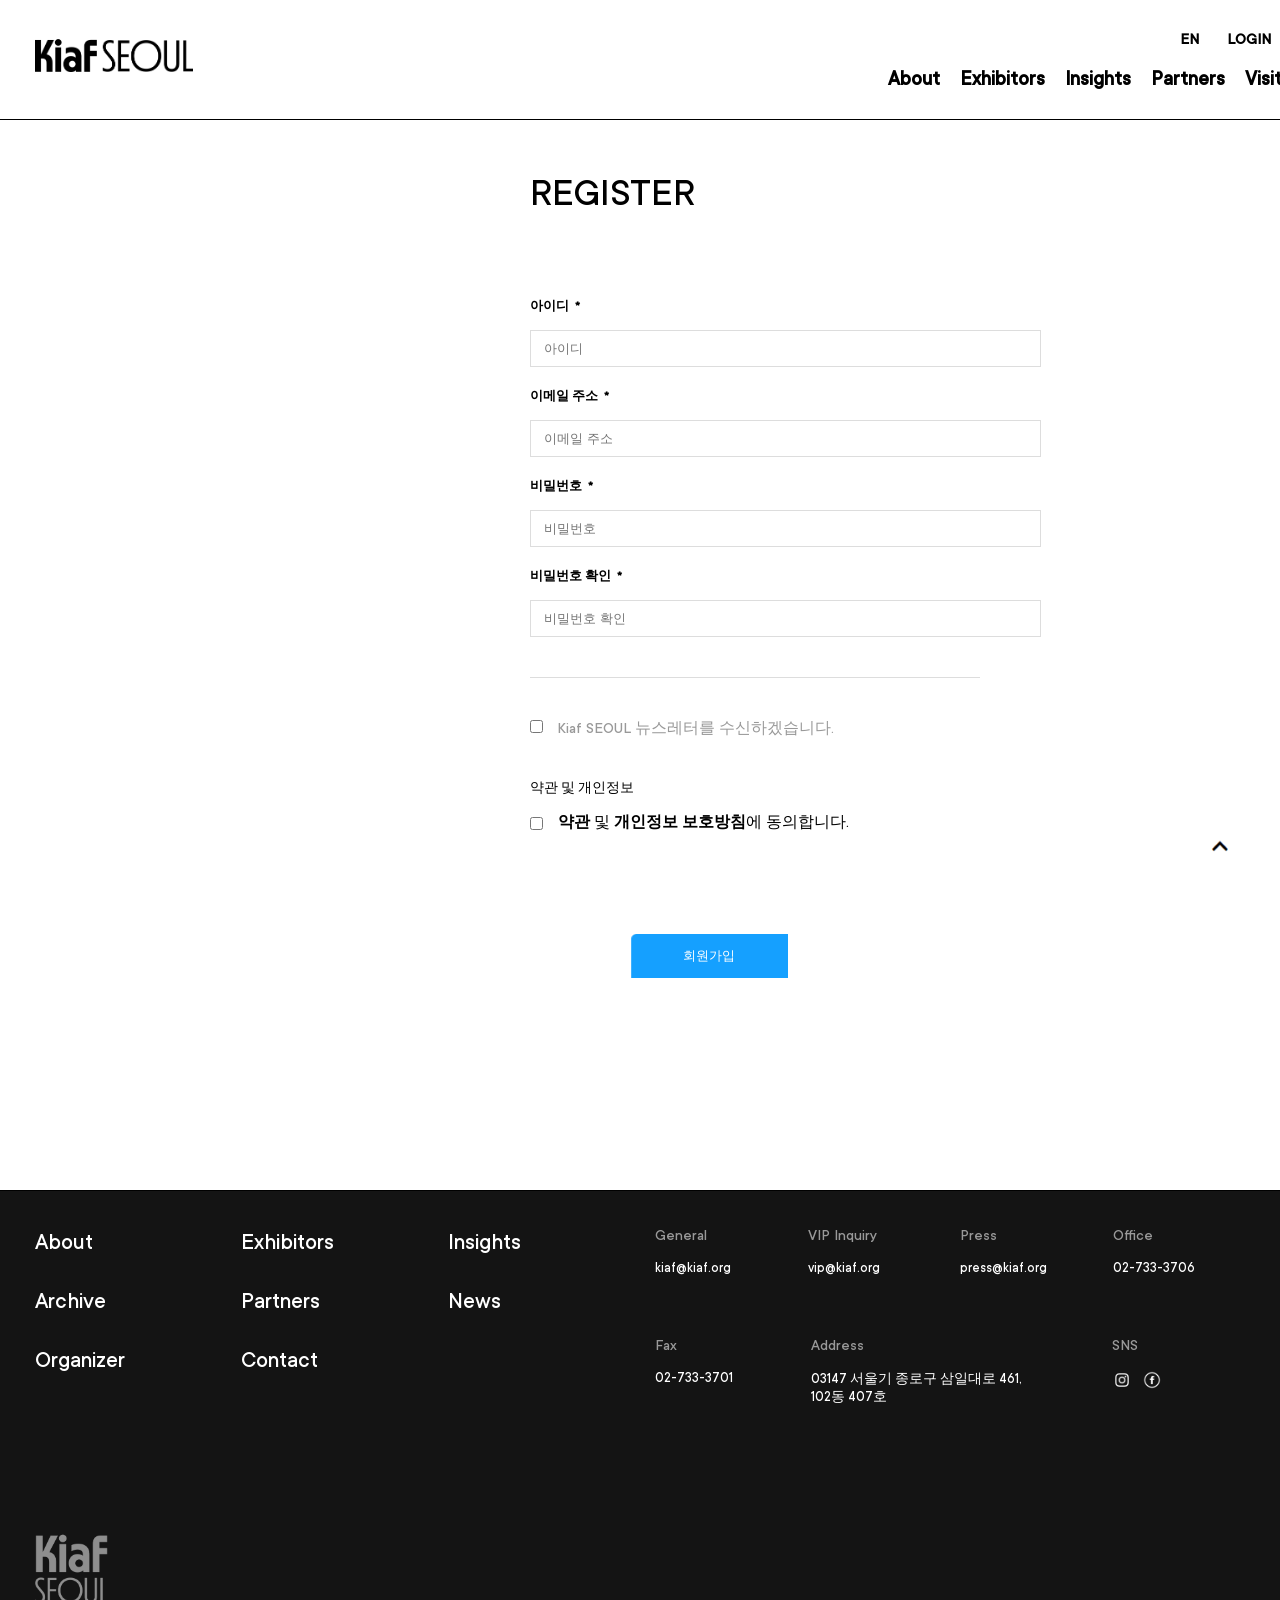
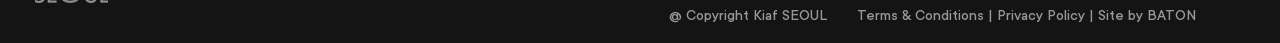
<file: register.html>
<!DOCTYPE html>
<html lang="ko">
<head>
  <meta charset="UTF-8">
  <title>Register</title>
  <link rel="stylesheet" type="text/css" href="./css/mywebstyle.css">
</head>
<body>
  <header>
    <div class="fixed_container">
      <div class="headerflex">
        <div class="headerflex1">
          <a href="./index.html">
            <img class="main_logo" src="./images/키아프logo.png" width="24.7%">
          </a>
        </div>
        <div class="headerflex2">
          <div class="headerfirst">
            <div class="headerfirst1">EN</div>
              <a href="./login.html">
                <div class="headerfirst2">LOGIN</div>
              </a>
              <a href="./register.html">
                <div class="headerfirst3">REGISTER</div>
              </a>
          </div>
          <div class="headersecond">
            <div>
              <a href="./about.html">
                <div class="headersecond1">About</div>
              </a>
              <a href="#">
                <div class="headersecond2">Exhibitors</div>
              </a>
              <a href="./insights.html">
                <div class="headersecond3">Insights</div>
              </a>
              <a href="./partners.html">
                <div class="headersecond4">Partners</div>
              </a>
              <a href="./visit.html">
                <div class="headersecond5">Visit</div>
              </a>
              <a href="./contact.html">
                <div class="headersecond6">Contact</div>
              </a>
            </div>
          </div>
        </div>
      </div>
    </div>
  </header>
  <main>
    <div class="register">
      <form>
        <div class="registerin">
          <h3 class="registertitle">REGISTER</h3>
          <div class="registerbox">
            <label for="userid"><h5 class="registerlabel">아이디&nbsp;&nbsp;*</h5></label>
            <input class="input1" id="userid" type="text" size="62" maxlength="10" placeholder="&nbsp;&nbsp;&nbsp;아이디">
          </div>
          <div class="registerbox">
            <label for="email"><h5 class="registerlabel">이메일 주소&nbsp;&nbsp;*</h5></label>
            <input class="input1" id="email" type="text" size="62" maxlength="10" placeholder="&nbsp;&nbsp;&nbsp;이메일 주소">
          </div>
          <div class="registerbox">
            <label for="pass"><h5 class="registerlabel">비밀번호&nbsp;&nbsp;*</h5></label>
            <input class="input1" id="pass" type="password" size="62" maxlength="10" placeholder="&nbsp;&nbsp;&nbsp;비밀번호">
          </div>
          <div class="registerbox1">
            <label for="pass"><h5 class="registerlabel">비밀번호 확인&nbsp;&nbsp;*</h5></label>
            <input class="input1" id="pass" type="password" size="62" maxlength="10" placeholder="&nbsp;&nbsp;&nbsp;비밀번호 확인">
          </div>
          <div class="newsletterok">
            <input type="checkbox" name="receptionok" value="2">
            <span class="newsletterok1">Kiaf SEOUL 뉴스레터를 수신하겠습니다.</span>
          </div>
          <div>
            <div class="personal">
              <h7 class="personal">약관 및 개인정보</h7><br>
            </div>
            <div>
              <input class="ok" type="checkbox" name="privacyok" value="3">
              <span class="ok2"><b>약관</b> 및 <b>개인정보 보호방침</b>에 동의합니다.</span>
            </div>
          </div>
          <div class="movebutton">
            <input class="registerbutton" type="submit" value="회원가입">
          </div>
        </div>
      </form>
    </div>
    <div class="upbutton">
      <a href="#"><img src="./images/위로가기버튼.png" alt="위로가기버튼" width="80%"></a>
    </div>
  </main>
  <footer>
    <div class="foot">
      <div class="foot1">
        <div class="footerflex">
          <div class="footerleftup">
            <div class="footerflex1">
              <ul class="footul1">
                <li class="footli">
                  <a href="./about.html">About</a>
                </li>
                <li class="footli">
                  <a href="#">Archive</a>
                </li>
                <li class="footli">
                  <a href="./organizer.html">Organizer</a>
                </li>
              </ul>
            </div>
            <div class="footerflex2">
              <ul class="footul2">
                <li class="footli">
                  <a href="#">Exhibitors</a>
                </li>
                <li class="footli">
                  <a href="./partners.html">Partners</a>
                </li>
                <li class="footli">
                  <a href="./contact.html">Contact</a>
                </li>
              </ul>
            </div>
            <div class="footerflex3">
              <ul class="footul3">
                <li class="footli">
                  <a href="./insights.html">Insights</a>
                </li>
                <li class="footli">
                  <a href="./news.html">News</a>
                </li>
              </ul>
            </div>
          </div>
          <div class="footerrightup">
            <div class="footerflex4">
              <div class="footerflex4-1">
                <div class="footerflex4-1-1">
                  <div class="bottomfootertitle">General</div>
                  <div class="footersmall">kiaf@kiaf.org</div>
                </div>
                <div class="footerflex4-1-2">
                  <div class="bottomfootertitle">VIP Inquiry</div>
                  <div class="footersmall">vip@kiaf.org</div>
                </div>
                <div class="footerflex4-1-3">
                  <div class="bottomfootertitle">Press</div>
                  <div class="footersmall">press@kiaf.org</div>
                </div>
                <div class="footerflex4-1-4">
                  <div class="bottomfootertitle">Office</div>
                  <div class="footersmall">02-733-3706</div>
                </div>
              </div>
            </div>
            <div class="footerflex5">
              <div class="footerflex5-1">
                <div class="footerflex5-1-1">
                  <div class="bottomfootertitle">Fax</div>
                  <div class="footersmall">02-733-3701</div>
                </div>
                <div class="footerflex5-1-2">
                  <div class="bottomfootertitle">Address</div>
                  <div class="footersmall">03147 서울기 종로구 삼일대로 461, 102동 407호</div>
                </div>
                <div class="footerflex5-1-3">
                  <div class="bottomfootertitle">SNS</div>
                  <div>
                    <div class="footerimg1"><a><img src="./images/인스타로고.png" alt="인스타그램 아이콘" width="20px"></a></div>
                  <div class="footerimg2"><a><img src="./images/페북로고.png" alt="페이스북 아이콘" width="20px"></a></div>
                  </div>
                </div>
              </div>
            </div>
          </div>
        </div>
        <div class="footerflex6">
          <div class="footerleftdown">
            <img src="./images/footer_logo.png" alt="키아프 로고" width="13.6%">
          </div>
          <div class="footerrightdown">
            <div>
              <div class="footerrightdown-3">@ Copyright Kiaf SEOUL</div>
            </div>
            <div class="footerrightdown-1">
              <div class="footerrightdown-2">
                <a href="#">Terms & Conditions</a> |
                <a href="#">Privacy Policy</a> | Site by
                <a href="#" target="_blank">BATON</a>
              </div>
            </div>
          </div>
        </div>
      </div>
    </div>
  </footer>
</body>
</html>
</file>
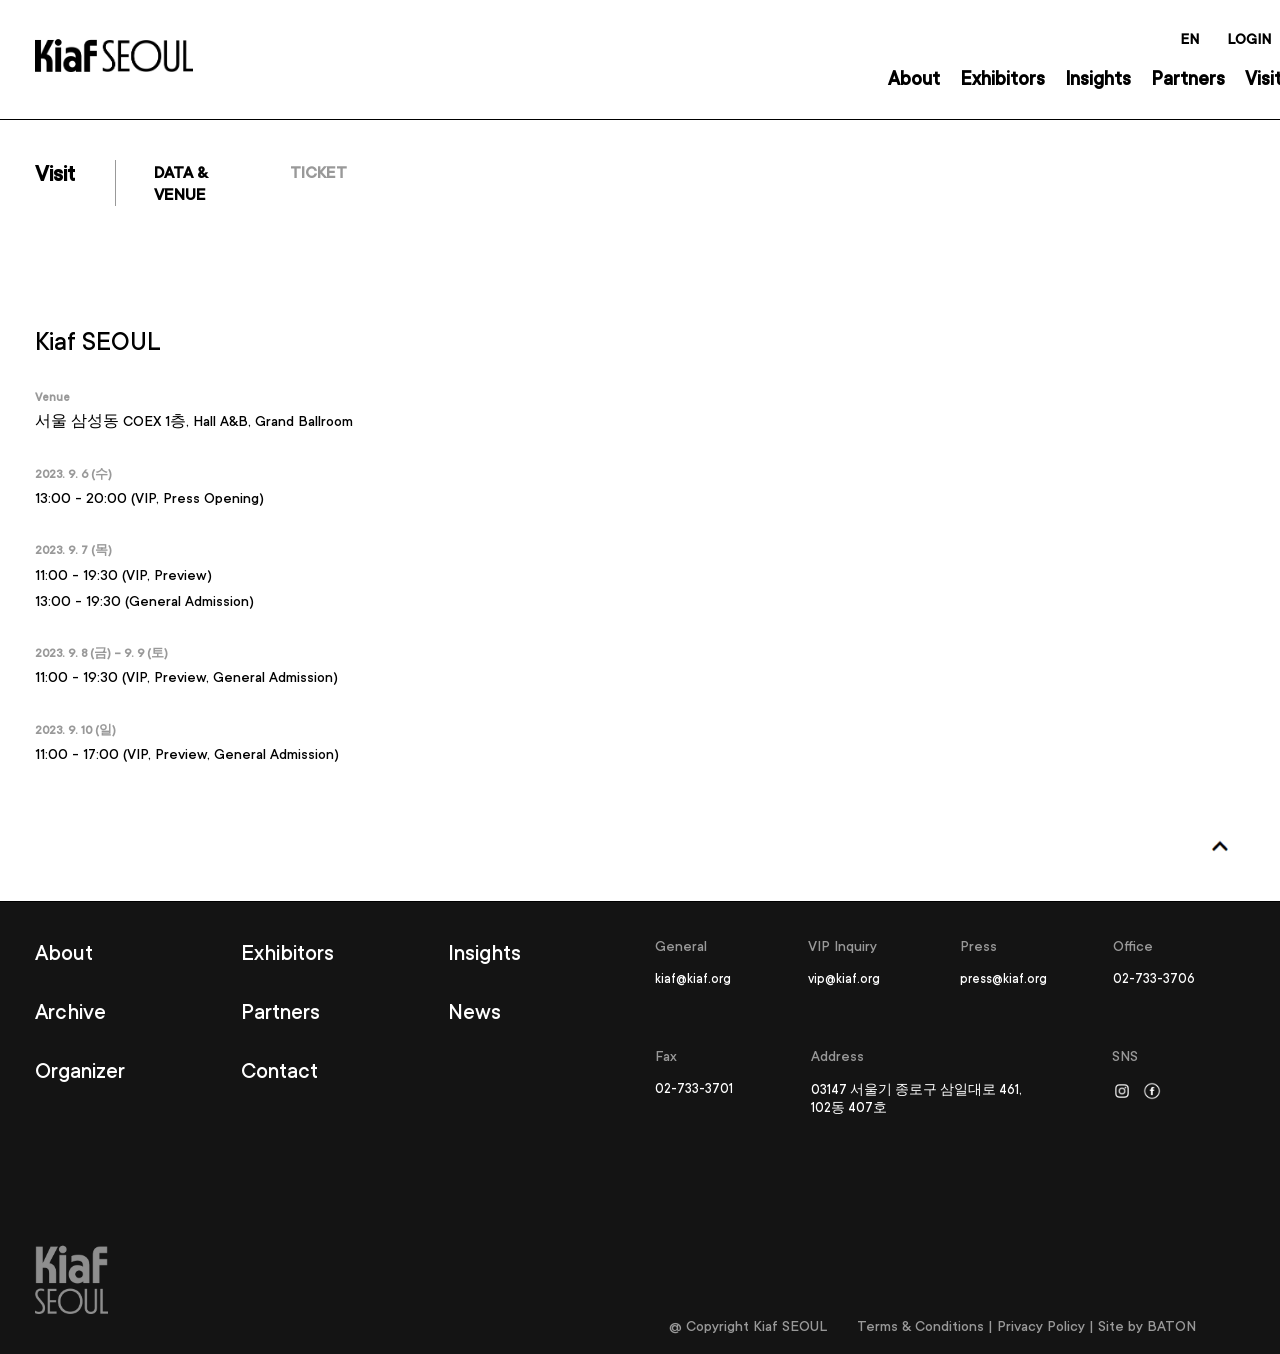
<file: visit.html>
<!DOCTYPE html>
<html lang="ko">
<head>
  <meta charset="UTF-8">
  <title>visit</title>
  <link rel="stylesheet" type="text/css" href="./css/mywebstyle.css">
</head>
<body>
  <header>
    <div class="fixed_container">
      <div class="headerflex">
        <div class="headerflex1">
          <a href="./index.html">
            <img class="main_logo" src="./images/키아프logo.png" width="24.7%">
          </a>
        </div>
        <div class="headerflex2">
          <div class="headerfirst">
            <div class="headerfirst1">EN</div>
              <a href="./login.html">
                <div class="headerfirst2">LOGIN</div>
              </a>
              <a href="./register.html">
                <div class="headerfirst3">REGISTER</div>
              </a>
          </div>
          <div class="headersecond">
            <div>
              <a href="./about.html">
                <div class="headersecond1">About</div>
              </a>
              <a href="#">
                <div class="headersecond2">Exhibitors</div>
              </a>
              <a href="./insights.html">
                <div class="headersecond3">Insights</div>
              </a>
              <a href="./partners.html">
                <div class="headersecond4">Partners</div>
              </a>
              <a href="./visit.html">
                <div class="headersecond5">Visit</div>
              </a>
              <a href="./contact.html">
                <div class="headersecond6">Contact</div>
              </a>
            </div>
          </div>
        </div>
      </div>
    </div>
  </header>
  <main>
    <div class="visit">
      <div class="visitflex">
        <div class="visittitle">Visit</div>
        <div class="visittitle1"><a href="./visit.html">DATA & VENUE</a></div>
        <div class="visittitle2"><a href="#">TICKET</a></div>
      </div>
        <div class="visitflex1">
          <div class="visitflex2">
            <div>
              <p></p>
              <h4  class="visittitlemain">Kiaf SEOUL</h4><br>
              <em class="em1">Venue</em><br>
              서울 삼성동 COEX 1층, Hall A&amp;B, Grand Ballroom<br><br>
              <em class="em1">2023. 9. 6 (수)</em><br>
              13:00 - 20:00 (VIP, Press Opening)
              <br><br>
              <em class="em1">2023. 9. 7 (목)</em><br>
              11:00 - 19:30 (VIP, Preview)<br>
              13:00 - 19:30 (General Admission)
              <br><br>
              <em class="em1">2023. 9. 8 (금) – 9. 9 (토)</em><br>
              11:00 - 19:30 (VIP, Preview, General Admission)
              <br><br>
              <em class="em1">2023. 9. 10 (일)</em><br>
              11:00 - 17:00 (VIP, Preview, General Admission)<br><br>
              <p></p>          
            </div>
          </div>
          <div class="visitflex3">
            <iframe src="https://www.google.com/maps/embed?pb=!1m18!1m12!1m3!1d12659.383060345048!2d127.04201663955078!3d37.51155570000001!2m3!1f0!2f0!3f0!3m2!1i1024!2i768!4f13.1!3m3!1m2!1s0x357ca536e4738c97%3A0x336c7537649c9fe4!2z7L2U7JeR7Iqk!5e0!3m2!1sko!2skr!4v1657152621821!5m2!1sko!2skr" width="100%" height="600" style="border:0;" allowfullscreen="" loading="lazy" referrerpolicy="no-referrer-when-downgrade"></iframe>
          </div>
        </div>
    </div>
    <div class="upbutton">
      <a href="#"><img src="./images/위로가기버튼.png" alt="위로가기버튼" width="80%"></a>
    </div>
  </main>
  <footer>
    <div class="foot">
      <div class="foot1">
        <div class="footerflex">
          <div class="footerleftup">
            <div class="footerflex1">
              <ul class="footul1">
                <li class="footli">
                  <a href="./about.html">About</a>
                </li>
                <li class="footli">
                  <a href="#">Archive</a>
                </li>
                <li class="footli">
                  <a href="./organizer.html">Organizer</a>
                </li>
              </ul>
            </div>
            <div class="footerflex2">
              <ul class="footul2">
                <li class="footli">
                  <a href="#">Exhibitors</a>
                </li>
                <li class="footli">
                  <a href="./partners.html">Partners</a>
                </li>
                <li class="footli">
                  <a href="./contact.html">Contact</a>
                </li>
              </ul>
            </div>
            <div class="footerflex3">
              <ul class="footul3">
                <li class="footli">
                  <a href="./insights.html">Insights</a>
                </li>
                <li class="footli">
                  <a href="./news.html">News</a>
                </li>
              </ul>
            </div>
          </div>
          <div class="footerrightup">
            <div class="footerflex4">
              <div class="footerflex4-1">
                <div class="footerflex4-1-1">
                  <div class="bottomfootertitle">General</div>
                  <div class="footersmall">kiaf@kiaf.org</div>
                </div>
                <div class="footerflex4-1-2">
                  <div class="bottomfootertitle">VIP Inquiry</div>
                  <div class="footersmall">vip@kiaf.org</div>
                </div>
                <div class="footerflex4-1-3">
                  <div class="bottomfootertitle">Press</div>
                  <div class="footersmall">press@kiaf.org</div>
                </div>
                <div class="footerflex4-1-4">
                  <div class="bottomfootertitle">Office</div>
                  <div class="footersmall">02-733-3706</div>
                </div>
              </div>
            </div>
            <div class="footerflex5">
              <div class="footerflex5-1">
                <div class="footerflex5-1-1">
                  <div class="bottomfootertitle">Fax</div>
                  <div class="footersmall">02-733-3701</div>
                </div>
                <div class="footerflex5-1-2">
                  <div class="bottomfootertitle">Address</div>
                  <div class="footersmall">03147 서울기 종로구 삼일대로 461, 102동 407호</div>
                </div>
                <div class="footerflex5-1-3">
                  <div class="bottomfootertitle">SNS</div>
                  <div>
                    <div class="footerimg1"><a><img src="./images/인스타로고.png" alt="인스타그램 아이콘" width="20px"></a></div>
                  <div class="footerimg2"><a><img src="./images/페북로고.png" alt="페이스북 아이콘" width="20px"></a></div>
                  </div>
                </div>
              </div>
            </div>
          </div>
        </div>
        <div class="footerflex6">
          <div class="footerleftdown">
            <img src="./images/footer_logo.png" alt="키아프 로고" width="13.6%">
          </div>
          <div class="footerrightdown">
            <div>
              <div class="footerrightdown-3">@ Copyright Kiaf SEOUL</div>
            </div>
            <div class="footerrightdown-1">
              <div class="footerrightdown-2">
                <a href="#">Terms & Conditions</a> |
                <a href="#">Privacy Policy</a> | Site by
                <a href="#" target="_blank">BATON</a>
              </div>
            </div>
          </div>
        </div>
      </div>
    </div>
  </footer>
</body>
</html>
</file>
<file: css/mywebstyle.css>
@font-face {
  font-family: 'Noto Sans KR';
  src: url('../font/NotoSansKR-Medium-Alphabetic.woff2') format('woff2'),
      url('../font/NotoSansKR-Medium-Alphabetic.woff') format('woff');
  font-weight: 500;
  font-style: normal;
}
@font-face {
  font-family: 'Noto Sans KR';
  src: url('../font/NotoSansKR-Black-Alphabetic.woff2') format('woff2'),
      url('../font/NotoSansKR-Black-Alphabetic.woff') format('woff');
  font-weight: 900;
  font-style: normal;
  font-display: swap;
}

@font-face {
  font-family: 'Noto Sans KR';
  src: url('../font/NotoSansKR-Bold-Alphabetic.woff2') format('woff2'),
      url('../font/NotoSansKR-Bold-Alphabetic.woff') format('woff');
  font-weight: bold;
  font-style: normal;
  font-display: swap;
}

@font-face {
  font-family: 'Noto Sans KR';
  src: url('../font/NotoSansKR-Light-Alphabetic.woff2') format('woff2'),
      url('../font/NotoSansKR-Light-Alphabetic.woff') format('woff');
  font-weight: 300;
  font-style: normal;
  font-display: swap;
}

@font-face {
    font-family: 'tt_commons';
    src: url('../font/TTCommons-Medium.woff2') format('woff2'),
        url('../font/TTCommons-Medium.woff') format('woff');
    font-weight: 500;
    font-style: normal;
}

@font-face {
  font-family: 'Helvetica Neue';
  src: url('../font/HelveticaNeueW01-77BdCnObl.woff2') format('woff2'),
      url('../font/HelveticaNeueW01-77BdCnObl.woff') format('woff');
  font-weight: normal;
  font-style: normal;
}


* {
  margin: 0px;
}
a {
  text-decoration: none;
  color: inherit;
}
.fixed_container {
  position: fixed;
  width: 100%;
  top: 0%;
  left: 0;
  right: 0;
  z-index: 11;
  height: 119px;
  background: #fff;
  border-bottom: 1px solid #000;
}
body {
  padding-top: 50px;
  word-break: keep-all;
  font-family: "tt_commons","Noto Sans KR","Noto Sans SC","Helvetica Neue","Apple SD Gothic Neo"
  ,"Nanum Barun Gothic","NanumBarunGothic","NanumBarunGothicOTF","Malgun Gothic"
  ,"Apple Gothic","Dotum",sans-serif;
}
.meta_text1 {
  padding-bottom: 15px;
  font-size: 50px;
  font-weight: 200;
}
.meta_text2{
  font-size: 23px;
  padding-bottom: 30px;
}
.meta_text {
  position: absolute;
  top: 180px;
  left: 80px;
  width: 80%;
  color: black;
  font-size: 30px;
  padding-top: 15px;
}
.page_home {
  width: 100%;
  height: 100%;
  padding: 40px 35px;
  border-bottom: 1px solid #000;
}
.LM1 {
  float: left;
  padding-right: 10px;
}
.LM {
  display: flex;
  align-items: center;
  justify-content: center;
}
.page {
  width: 100%;
  height: 600px;
  padding-bottom: 20px;
}
.title {
  font-size: 60px;
  margin-bottom: 30px;
  font-size: 70px;
  font-weight: 100;
}
.overview1 {
  height: 200px;
  display: flex;
}
.overview1-1{
  font-size: 21px;
  width: 80%;
  height: 100%;
  line-height: 1.5;
}
.overview1-2 {
  padding-left: 70px;
  width: 100%;
  height: 150px;
  padding-right: 0px;
}
.indexwidth {
  width: 100%;
  overflow-x: hidden;
}
.stories {
  width: 100%;
  height: 200px;
  display: flex;
}
.stories1, .stories2{
  padding-top: 20px;
  font-size: 20px;
  width: 33.3%;
  height: 100%;

}
.stories3 {
  padding-top: 20px;
  font-size: 20px;
  width: 33.3%;
  height: 100%;
  padding-right: 50px;

}
.article_page {
  width: 100%;
  height: 500px;
}
.article {
  padding-top: 40px;
  width: 100%;
  height: 100px;
  display: flex;
  font-weight: 300;
}
.article1 {
  width: 23%;
  height: 100%;
  font-weight: 400;
}
.article2, .article3 {
  margin-left: 25px;
  width: 23%;
  height: 100%;
  font-weight: 400;
}
.article4 {
  margin-left: 25px;
  width: 23%;
  height: 100%;
  padding-right: 80px;
  font-weight: 400;
}
.videoflex {
  display: inline-block;
  padding-bottom: 90px;
}
.videoflex1 {
  width: 33%;
  float: left;
}
.videoword {
  font-size: 40px;
  font-weight: 400;
}
.video {
  padding-bottom: 100px;
}
.archive {
  width: 100%;
  height: 238px;
}
.archive1 {
  width: 100%;
  height: 150px;
  display: flex;
}
.archive1-1{
  font-size: 21.5px;
  line-height: 1.6;
  width: 45%;
  height: 100%;
  font-weight: 500;
}
.archive1-2 {
  font-weight: 500;
}
.archiverighttitle {
  font-size: 24px;
  float: left;
  font-weight: 600;
}
.archivearrow {
  padding-top: 10px;
  padding-left: 10px  ;
}
.archive1-2-1 {
  padding-left: 100px;
  padding-bottom: 30px;
}
.archive1-2-2 {
  padding-bottom: 30px;
  padding-left: 130px;
}
.videotitle {
  font-size: 60px;
  margin-bottom: 50px;
  font-size: 70px;
  font-weight: 100;
}
/*여기서부터 about*/
.about_home {
  padding-top: 80px;
  padding-left: 35px;
  padding-right: 15px;
  padding-bottom: 80px;
}
.about {
  width: 100%;
  height: 600px;
}
.abouttitle {
  font-size: 28px;
  padding-top: 20px;
  padding-bottom: 70px;
  display: flex;
}
.abouttitle1 {
  float: left;
  width:7%;
}
.abouttitle2, .abouttitle3 {
  float: left;
  width: 7%;
  color: #A3A3A3;
} 
.aboutflow {
  width: 100%;
  height: 150px;
  display: flex;
}
.aboutword{
  font-size: 20px;
  width: 45%;
  height: 100%;
  padding-bottom: 5px;
  font-weight: 400;
}
.aboutpic {
  padding-left: 75px;
  width: 48%;
  height: 100%;
}
.logodownload {
  padding-top: 40px;
}
.logodownload2 {
  padding-top: 25px;
}
.logodownload3 {
  background-image: url(../images/aboutdownloadbutton.png);
  background-size: 150px 60px;
  background-repeat: no-repeat;
  border: #fff;
  width: 20%;
  height: 45px;
  color: #fff;
  font-weight: 500;
  font-size: 15px;
}
/*여기서부터 contact*/
.contact {
  padding-top: 110px;
  padding-left: 35px;
  padding-bottom: 135px;
  padding-right: 35px;
  height: 320px;
}
.contact1 {
  width: 40%;
  padding-bottom: 30px;
}
.contact2 {
  padding-top: 50px;
  width: 40%;
  line-height: 30px;
}
.contacttitle {
  font-size: 22.5px;
  float: left;
  font-weight: 600;
  padding-right: 40px;
}
.contacttitle1 {
  display: inline-block;
  border-left: 1px solid #999;
  padding-top: 3px;
}
.contacttitle1-1 {
  float: left;
  padding-left: 40px;
  font-size: 18px;
  font-weight: 600;
}
.contacttitle1-2 {
  float: left;
  padding-left: 50px;
  font-size: 18px;
  font-weight: 600;
  color: #999;
}
.contactword {
  font-size: 20px;
}
/*여기서부터 visit*/
.visit {
  font-style: normal;
  padding-top: 100px;
  padding-left: 35px;
  padding-right: 20px;
  padding-bottom: 80px;
}
.visittitle {
  padding-right: 40px;
  font-size: 24px;
  font-weight: 600;
}
.visittitlemain {
  font-size: 28px;
  font-weight: 200;
  line-height: 115%;
  padding-top: 80px;
}
.visitflex {
  display: flex;
  padding-top: 10px;
}
.visitflex1 {
  display: flex;
}
.visitflex2 {
  width: 50%;
  height: 100%;
  margin-top: 40px;
  line-height: 1.6;
}
.visitflex3 {
  width: 40%;
  height: 90%;
  padding-top: 10px;
  padding-left: 7px;
}
.visittitle1 {
  padding-top: 2px;
  width: 8%;
  display: inline-block;
  padding-left: 38px;
  border-left: 1px solid #999;
  font-size: 18px;
  font-weight: 700;
}
.visittitle2 {
  padding-top: 2px;
  width: 8%;
  display: inline-block;
  padding-left: 38px;
  font-size: 18px;
  font-weight: 700;
  color: #999;
}
em {
  font-style: normal;
  color: #999;
  font-size: 13px;
  font-weight: 600;
}
.em1 {
  font-style: normal;
  color: #999;
  
}
.em2 {
  padding-bottom: 5px;
}
/*여기서부터 partners*/
.partners {
  padding-top: 100px;
  padding-left: 35px;
  padding-right: 35px;
  padding-bottom: 110px;
}
.partnersmaintitle {
  font-size: 24px;
  padding-bottom: 60px;
}
.partnerstitle1, .partnerstitle2, .partnerstitle3, .partnerstitle4, .partnerstitle5, .partnerstitle6, .partnerstitle8, .partnerstitle10 {
  font-size: 17px;
  padding-top: 20px;
}
.partnerstitle7, .partnerstitle9 {
  padding-bottom: 25px;
  font-size: 17px;
  padding-top: 20px;
}
.partnersflex1, .partnersflex2 , .partnersflex3, .partnersflex4, .partnersflex5, .partnersflex6, .partnersflex7, .partnersflex8, .partnersflex9, .partnersflex10 {
  display: flex;
  height: 150px;
  border-bottom: 1px solid #dfdfdf;
}
.partnersflex1-1,.partnersflex1-2 , .partnersflex2-1, .partnersflex3-1, .partnersflex3-2, .partnersflex3-3, .partnersflex3-4, .partnersflex3-5, .partnersflex4-1, .partnersflex5-1, .partnersflex6-1, .partnersflex6-2, .partnersflex6-3
,.partnersflex8-1, .partnersflex10-1{
  width: 17%;
  margin: auto;
  margin-left: 0px;
  margin-right: 0px;
}
.partnersflex9-1, .partnersflex9-2, .partnersflex9-3, .partnersflex9-4, .partnersflex9-5, .partnersflex9-6
,.partnersflex9-7, .partnersflex9-8, .partnersflex9-9, .partnersflex9-10, .partnersflex9-11, .partnersflex9-12
,.partnersflex7-1, .partnersflex7-2, .partnersflex7-3, .partnersflex7-4, .partnersflex7-5, .partnersflex7-6, .partnersflex7-7, .partnersflex7-8, .partnersflex7-9, .partnersflex7-10, .partnersflex7-11, .partnersflex7-12, .partnersflex7-13, .partnersflex7-14 {
  width: 17%;
}
.partnersflex7-1-1, .partnersflex7-2-1, .partnersflex9-1-1 {
  display: flex;
}
/*여기서부터 login*/
.login {
  margin: auto;
  margin-left: 530px;
  margin-right: 400px;
  max-width: 300px;
  padding-top: 120px;
  padding-bottom: 80px;
  height: 520px;
}
.logintitle {
  font-size: 40px;
  padding-bottom: 35px;
  font-weight: 100;
}
.userid1 {
  padding-bottom: 20px;
}
.loginbutton1 {
  float: left;
}
.input1 {
  height: 33px;
  border: 1px solid #ddd;
}
.loginbox {
  padding-bottom: 20px;
}
.loginlabel {
  padding-bottom: 20px;
}
.signmein {
  padding-bottom: 30px;
  
}
.signmein1 {
  color: #999;
  padding-left: 10px;
}
.loginbutton {
  width: 150%;
}
.loginbutton1 {
  background-image: url(../images/로그인버튼.PNG);
  background-size: 210px 60px;
  background-repeat: no-repeat;
  border: #fff;
  width: 50%;
  height: 45px;
  color: #fff;
}
.loginbutton2{
  background-image: url(../images/등록버튼.PNG);
  background-size: 230px 60px;
  background-repeat: no-repeat;
  border: #fff;
  width: 50%;
  height: 45px;
  color: #fff;
}
.forgot {
  padding-top: 25px;
}
.forgot1 {
  padding-right: 20px;
  color: #999;
}
.forgot2 {
  color: #999;
}
/*여기서부터 register*/
.register {
  margin: auto;
  margin-left: 530px;
  margin-right: 400px;
  max-width: 500px;
  padding-top: 120px;
  padding-bottom: 80px;
  height: 940px;
}
.registertitle {
  font-size: 40px;
  line-height: 115%;
  padding-bottom: 81px;
  font-weight: 200;
}
.registerbox {
  padding-bottom: 20px;
  width: 100%;
}
.registerbox1 {
  padding-bottom: 40px;
  border-bottom: solid 1px #dddddd;
  width: 450px;
}
.registerlabel {
  padding-bottom: 15px;
}
.registerbutton {
  background-image: url(../images/로그인버튼.PNG);
  background-size: 300px 60px;
  background-repeat: no-repeat;
  border: #fff;
  width: 63%;
  height: 45px;
  color: #fff;
  
}
.movebutton {
  padding-left: 100px;
  padding-top: 100px;
}
.newsletterok  {
  width: 180%;
  padding-top: 40px;
  padding-bottom: 40px;
}
.newsletterok1  {
  width: 160%;
  color: #999;
  padding-left: 10px;
}
.ok {
  float: left;
  margin-top: 5px;
}
.ok1 {
  float: left;
}
.ok2 {
  padding-left: 15px;
}
.personal {
   margin-bottom: 15px;
   font-size: 14px;
}

/*여기서부터 news*/
.News {
  padding-left: 35px;
  padding-right: 35px;
  margin-top: 100px;
  height: 920px;
}
.Newsmaintitle {
  padding-bottom: 80px;
}
.date {
  font-size: 15px;
  color: #ccc;
  text-align: right;
}
.board {
  font-size: 15px;
  color: #ccc;
  float: left;
  padding-left: 5px;
}
.link {
  float: left;
  padding-left: 5px;
}
.Newsmaintitle1 {
  font-size: 24px;
  display: inline;
  font-weight: 600;
}
.Newsmaintitle2 {
  display: inline-block;
  margin: 0 35px;
  padding: 0 24px;
  padding-left: 40px;
  border-left: 1px solid #999;
  font-weight: 600;
  padding-bottom: 2px;
}
.Newstitle {
  float: left;
  font-size: 20px;
}
.bottomnumber1{
  font-size: 23px;
  line-height: 28px;
  float: left;
  color: #000;
}
.bottomnumber {
  font-size: 23px;
  line-height: 28px;
  font-weight: bold;
  padding: 0 7px;
  margin: 0 5px 0 0;
  padding-top: 45px;
  color: #999;
}
.Newsflex1 {
  display: block;
  font-size: 21px;
  padding-top: 12px;
  line-height: 140%;
  padding-bottom: 12px;
  border-bottom: solid 1px #f1f0f0;
}
/*여기서부터 organizer*/
.organizer {
  padding-top: 100px;
  padding-left: 35px;
  padding-right: 35px;
  height: 2380px;
}
.organizerflex1, .organizerflex2, .organizerflex3, .organizerflex6, .organizerflex11, .organizerflex7, .organizerflex8, .organizerflex9 {
  display: flex;
  padding-bottom: 30px;
  
}

.organizerflex4, .organizerflex5 {
  display: flex;
  padding-bottom: 30px;
  padding-top: 30px;
}
.organizerflex7, .organizerflex8, .organizerflex9 {
  padding-bottom: 50px;
}
.organizerflex3, .organizerflex4, .organizerflex11 {
  padding-bottom: 130px;
}
.organizerflex1-1, .organizerflex2-1, .organizerflex3-1, .organizerflex4-1, .organizerflex6-1, .organizerflex7-1, .organizerflex8-1, .organizerflex9-1 {
  width: 16.7%; 
}
.organizerflex5-1 {
  width: 16.7%; 
  padding-bottom: 40px;
}
.organizerbox {
  border-bottom: 1px solid #ddd;
  padding: 0 0 30px 0;
  font-weight: 550;
}
.organizermaintitle {
  font-size: 25px;
  padding-bottom: 75px;
}
.organizermini1 {
  font-size: 12px;
  padding-bottom: 5px;
}
.gu, .gang {
  padding-bottom: 50px;
  padding-top: 40px;
}
.son {
  padding-top: 10px;
  padding-bottom: 50px;
}

/*여기서부터 insight*/
.insight {
  padding-top: 105px;
  padding-left: 35px;
  padding-right: 5px;
}
.insightflex1 {
  display: inline-block;
  padding-bottom: 70px;
}
.insightflex1-1 {
  width: 25%;
  float: left;
}
.insightword {
  padding-top: 10px;
  font-size: 17px;
  font-weight: 600;
}
.insightsmallword {
  padding-top: 7px;
  font-size: 17px;
}
.insightflex {
  padding-bottom: 70px;
  display: flex;
  flex-wrap: wrap;
}
.insightmaintitle {
  float: left;
  font-size: 24px;
  width: 7%;
  padding-right: 15px;
  font-weight: 600;
}
.insightmaintitle1 {
  padding-top: 2px;
  width: 5%;
  display: inline-block;
  padding-left: 38px;
  border-left: 1px solid #999;
  font-size: 18px;
  font-weight: 700;
}
.insightmaintitle2 {
  width: 7%;
  padding-top: 2px;
  color: #A3A3A3;
  font-size: 18px;
  display: inline-block;
  font-weight: 700;
  padding-left: 9px;
}
.insightsearch {
  text-align: right;
  float: right;
  padding-left: 26%;
  flex: 0 0 33.333333%;
  max-width: 33.333333%;
}
.insightsearch1 {
  width: auto;
  height: 18px;
  border: 1px solid #ddd;
  color: #666;
  padding: 14px 16px;
}
.insightsearch2 {
  width: auto;
  height: 48px;
  background: #000;
  border: 0;
  padding: 14px 21px;
  color: #FFF;
  font-size: 14px;
}
.moreflex {
  display: flex;
  padding-bottom: 80px;
}
.list-more {
  width: 96.5%;
  display: block;
  background: #f8f8f8;
  text-align: center;
  padding-top: 20px;
  padding-bottom: 20px;
  padding-left: 20px;
  font-weight: 200;
}
/*여기서부터 header*/
.headerflex {
  display: flex;
  /* padding-right: 35px; */
  width: 100%;
  font-weight: 500px;
}
.headerflex1 {
  width: 100%;
}
.headerflex2 {
  display: flex;
  flex-direction: column;
  text-align: right;
  width: 100%;
}
.headerfirst {
  margin-top: 10px;
  margin-bottom: 10px;
  float: left;
  height: 6px;
  padding-left: 512px;
  font-weight: 600;
  width: 100%;
}
.headersecond {
  margin-top: 20px;
  margin-bottom: 10px;
  float: left;
  height: 7px;
  padding-left: 228px;
  font-weight: 600;
  width: 100%;
}
.headerfirst1, .headerfirst2 ,.headerfirst3 {
  float: left;
  padding-left: 28px;
  padding-top: 20px;
}

.headersecond1, .headersecond2, .headersecond3, .headersecond4, .headersecond5, .headersecond6 {
  padding-left: 20px;
  padding-top: 20px;
  float: left;
  font-size: 21px;
}
.main_logo {
  margin-top: 29px;
  margin-left: 35px;
}
.mainpic {
  padding-top: 68px;
  max-width: 100%;
}
/*여기서부터 footer*/
.upbutton {
  position: fixed;
  bottom: 25px;
  right: 25px;
}
.footerflex {
  width: 100%;
  height: 305px;
  display: flex;
}
.footerflex1, .footerflex2,.footerflex3 {
  width: 33%;
  height: 70px;
  display: flex;
}
.footul1 {
  list-style:none;
  padding-bottom: 10px;
  padding-left: 35px;
  width: 30%;
}
.footul2 {
  list-style:none;
  padding-bottom: 10px;
  width: 30%;
}
.footul3{
  list-style:none;
  padding-bottom: 10px;
  padding-left: 45px;
  width: 30%;
}
.footli {
  padding-bottom: 30px;
  font-size: 24px;
}
.footerleftup {
  width: 50%;
  height: 100%;
  padding-bottom: 5px;
  padding-top: 17px;
  display: flex;
  
}
.footerrightup {
  font-size: 8px;
  width: 50%;
  height: 100%;
  padding-bottom: 5px;
  padding-top: 15px;
  display: flex;
  flex-direction: column;
}
.footerflex4, .footerflex5 {
  width: 100%;
  height: 70px;
  display: flex;
}
.footerflex4-1 {
  display: flex;
  width: 100%;
  font-size: 12px;

}
.footerflex5-1 {
  display: flex;
  width: 100%;
  font-size: 12px;
  padding-top: 40px;
}
.footerflex4-1-1, .footerflex4-1-2,.footerflex4-1-3, .footerflex4-1-4, .footerflex5-1-1 {
  width: 28%;
  padding-left: 45px;
  padding-right: 10px;
}
.footerflex5-1-2 {
  width: 56%;
  padding-left: 25px;
}
.footerflex5-1-3{
  width: 25%;
  padding-left: 60px;
}
footer {
  padding-top: 20px;
  border-top: 1px solid #000;
  background: #141414;
  margin-bottom: 0px;
}
.foot {
  color: white;
}
.foot1 {
  padding-right: 60px;
}
.footerimg1, .footerimg1 {
  float: left;
  padding-right: 10px;
}
.bottomfootertitle {
  padding-bottom: 15px;
  font-size: 16px;
  color: #999;
}
.bottomfootertitle1{
  font-size: 14px;
}
.footerleftdown{
  padding-left: 35px;
  padding-bottom: 35px;
}
.footerflex6 {
  display: flex;
  width: 100%;

}
.footerleftdown {
  width: 50%;
}
.footerrightdown {
  width: 60%;
  padding-top: 90px;
  color: #999;
}
.footerrightdown-2 {
  float: left;
  padding-left: 30px;
}
.footerrightdown-3 {
  float: left;
  padding-left: 95px;
}
.footersmall {
  font-size: 14px;
}
ul {
  list-style:none;
}
li {
  float: left;
}
</file>
